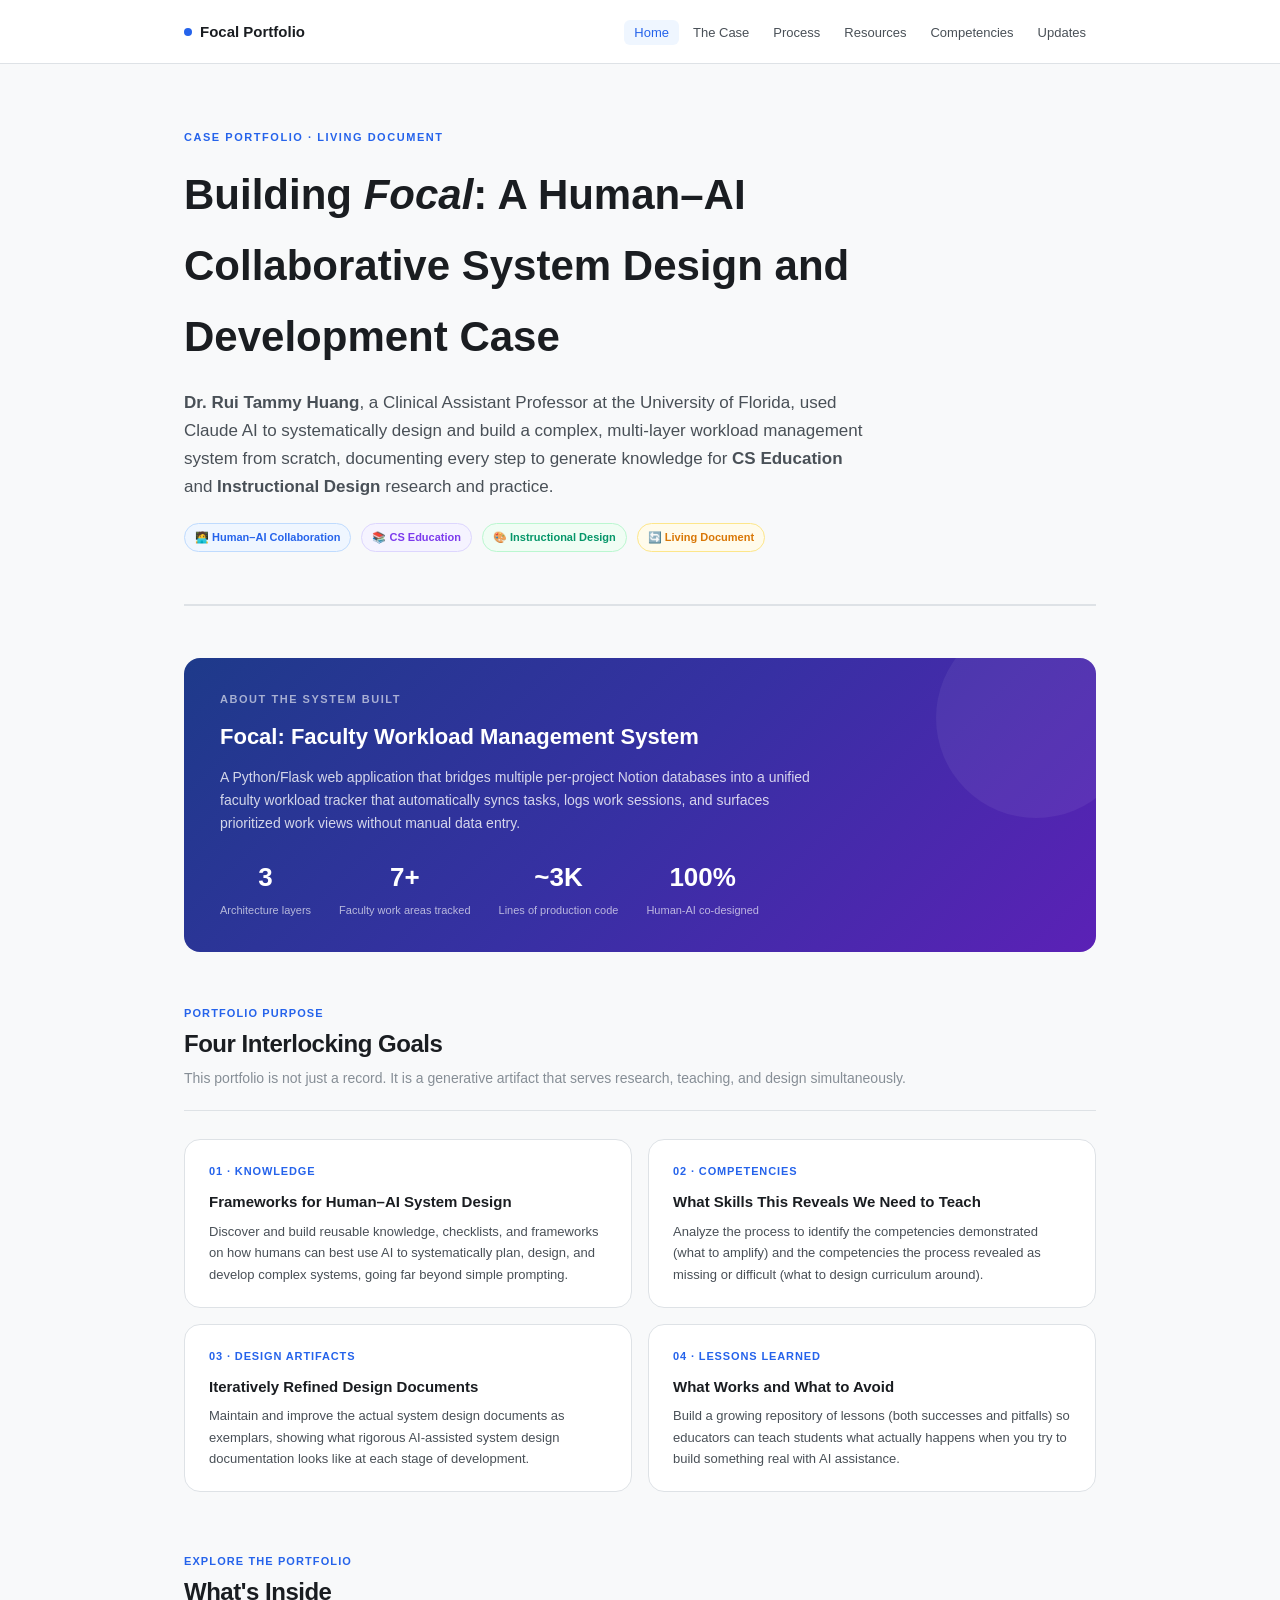
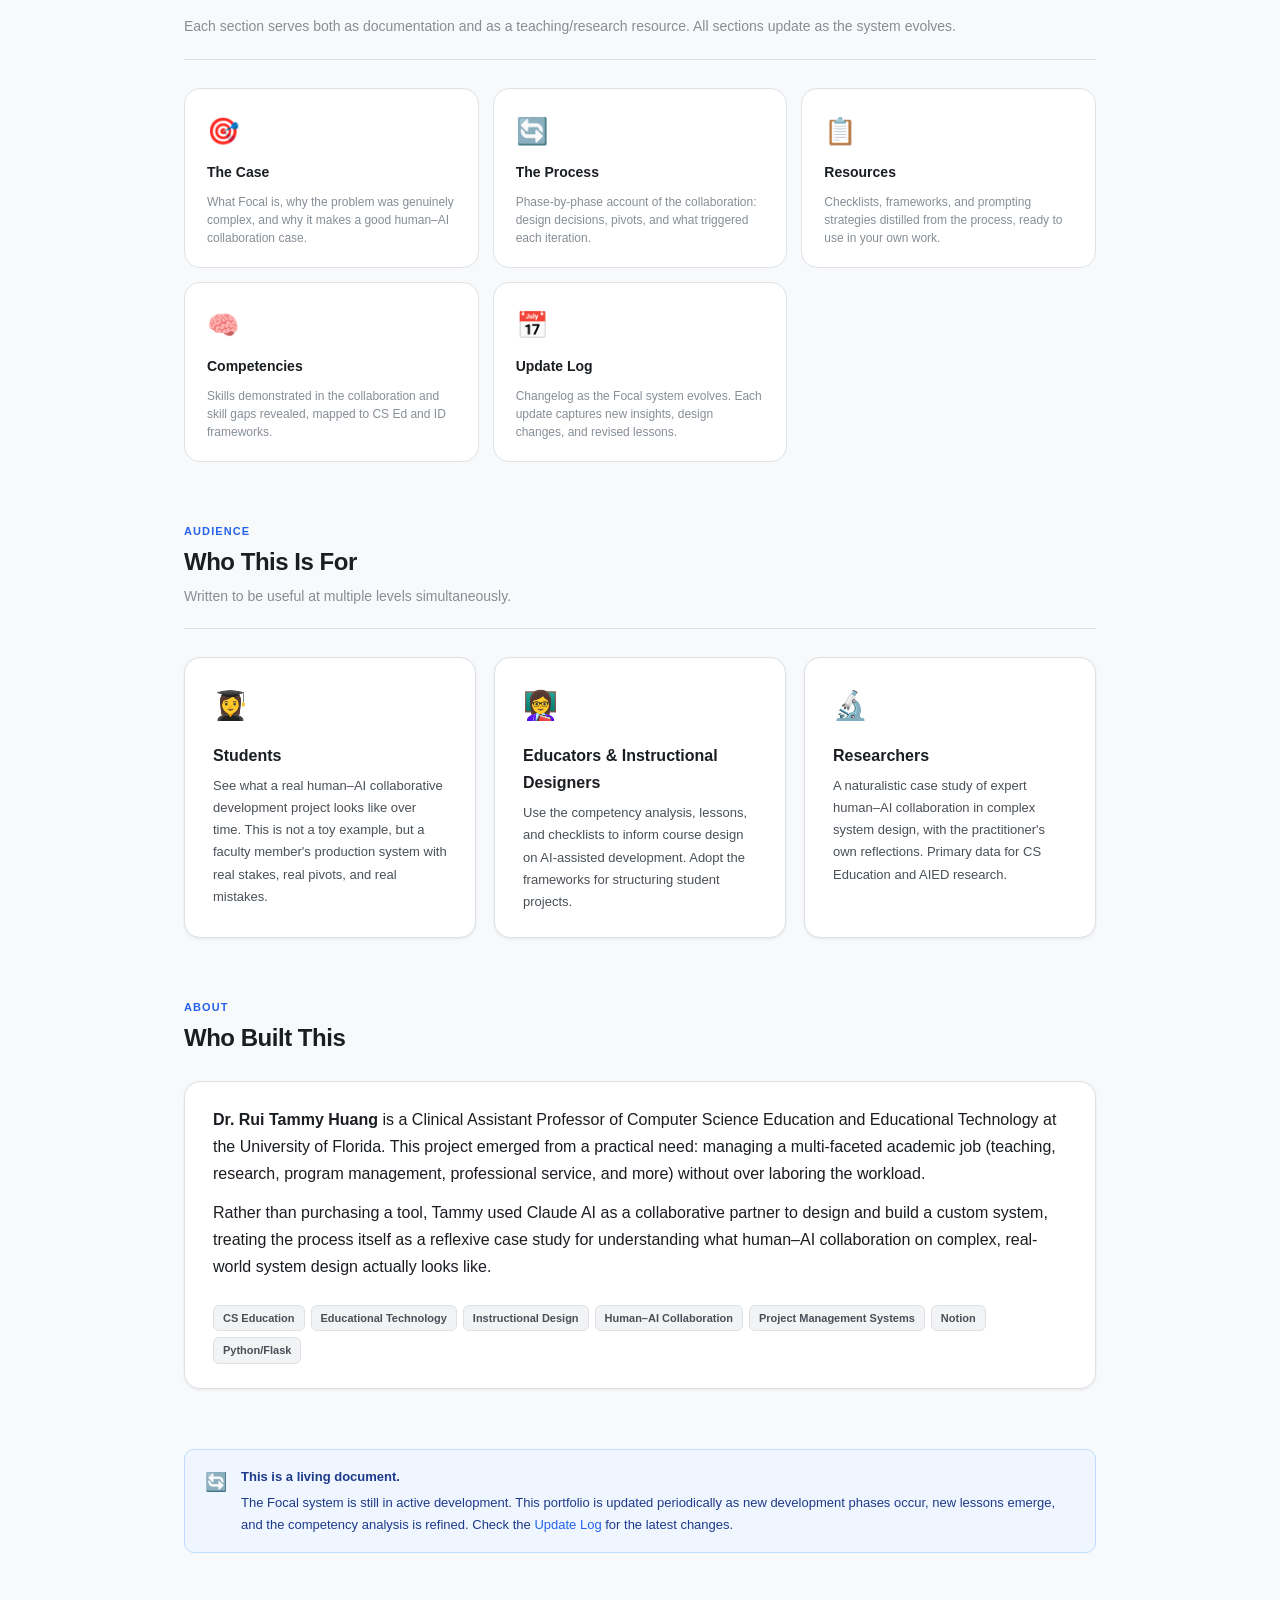
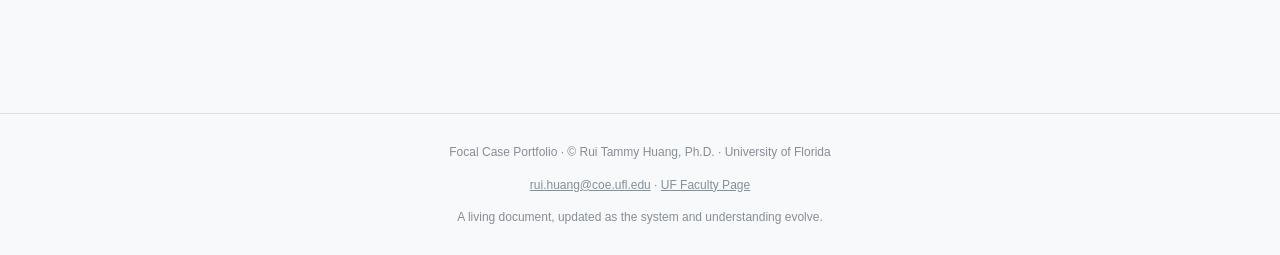
<file: index.html>
<!DOCTYPE html>
<html lang="en">
<head>
  <meta charset="UTF-8">
  <meta name="viewport" content="width=device-width, initial-scale=1.0">
  <title>Focal: A Human–AI Collaborative System Design and Development Case</title>
  <meta name="description" content="A higher educationfaculty member's documented journey of designing and building a complex workload management system with Claude AI, generating insights for CS Education and Instructional Design.">

  <!-- Open Graph (social sharing) -->
  <meta property="og:title" content="Focal: Human–AI Collaborative System Design">
  <meta property="og:description" content="A CS Education faculty member built a real-world PM system with Claude AI. This portfolio documents the process, and competencies for CS Ed and Instructional Design.">
  <meta property="og:type" content="website">
  <meta property="og:url" content="https://ruitammyhuang.github.io/focal-portfolio/">
  <meta name="twitter:card" content="summary_large_image">
  <meta name="twitter:title" content="Focal: Human–AI Collaborative System Design">
  <meta name="twitter:description" content="A CS Education faculty member built a real-world PM system with Claude AI. A case portfolio for CS Education and Instructional Design.">

  <link rel="stylesheet" href="css/style.css">
  <style>
    /* Home-specific overrides */
    .home-hero {
      padding: 64px 0 52px;
      border-bottom: 2px solid var(--border);
      margin-bottom: 52px;
    }
    .home-hero h1 { font-size: 42px; max-width: 700px; }
    .case-banner {
      background: linear-gradient(135deg, #1e3a8a 0%, #3730a3 50%, #5b21b6 100%);
      color: white; border-radius: var(--radius-lg);
      padding: 32px 36px; margin-bottom: 52px;
      position: relative; overflow: hidden;
    }
    .case-banner::before {
      content: ''; position: absolute; top: -40px; right: -40px;
      width: 200px; height: 200px; border-radius: 50%;
      background: rgba(255,255,255,.06);
    }
    .case-banner-label {
      font-size: 11px; font-weight: 700; text-transform: uppercase;
      letter-spacing: .14em; color: rgba(255,255,255,.6); margin-bottom: 10px;
    }
    .case-banner h2 { font-size: 22px; font-weight: 800; margin-bottom: 10px; }
    .case-banner p  { font-size: 14px; color: rgba(255,255,255,.8); line-height: 1.65; max-width: 600px; }
    .case-banner-stats {
      display: flex; gap: 28px; margin-top: 20px; flex-wrap: wrap;
    }
    .cbs { text-align: center; }
    .cbs-num { font-size: 26px; font-weight: 800; }
    .cbs-label { font-size: 11px; color: rgba(255,255,255,.65); margin-top: 2px; }
    .purpose-grid {
      display: grid; grid-template-columns: repeat(2, 1fr); gap: 16px;
      margin-bottom: 52px;
    }
    .purpose-card {
      background: var(--surface); border: 1px solid var(--border);
      border-radius: var(--radius-lg); padding: 22px 24px;
    }
    .purpose-num {
      font-size: 11px; font-weight: 800; color: var(--accent);
      letter-spacing: .08em; text-transform: uppercase; margin-bottom: 8px;
    }
    .purpose-title { font-size: 15px; font-weight: 700; margin-bottom: 6px; }
    .purpose-body { font-size: 13px; color: var(--text-secondary); line-height: 1.65; }
    @media(max-width:720px) {
      .home-hero h1 { font-size: 28px; }
      .purpose-grid { grid-template-columns: 1fr; }
    }
  </style>
  <!-- Google tag (gtag.js) -->
  <script async src="https://www.googletagmanager.com/gtag/js?id=G-WJS4ENZQKG"></script>
  <script>
    window.dataLayer = window.dataLayer || [];
    function gtag(){dataLayer.push(arguments);}
    gtag('js', new Date());
    gtag('config', 'G-WJS4ENZQKG');
  </script>
</head>
<body>

<!-- ── Navigation ── -->
<nav class="nav">
  <div class="nav-inner">
    <div class="nav-brand">
      <div class="nav-brand-dot"></div>
      Focal Portfolio
    </div>
    <ul class="nav-links">
      <li><a href="index.html" class="active">Home</a></li>
      <li><a href="case.html">The Case</a></li>
      <li><a href="process.html">Process</a></li>
      <li><a href="resources.html">Resources</a></li>
      <li><a href="competencies.html">Competencies</a></li>
      <!--
      <li><a href="lessons.html">Lessons</a></li>
      <li><a href="implications.html">Implications</a></li>
      -->
      <li><a href="updates.html">Updates</a></li>
    </ul>
    <button class="nav-toggle" aria-label="Menu">☰</button>
  </div>
</nav>

<!-- ── Main ── -->
<main class="page">

  <!-- Hero -->
  <header class="home-hero">
    <div class="hero-eyebrow">Case Portfolio · Living Document</div>
    <h1>Building <em>Focal</em>: A Human–AI Collaborative System Design and Development Case</h1>
    <p class="hero-lead" style="margin-top:16px;">
      <strong>Dr. Rui Tammy Huang</strong>, a Clinical Assistant Professor at the University of Florida, used Claude AI to systematically design and build
      a complex, multi-layer workload management system from scratch, documenting every step
      to generate knowledge for <strong>CS Education</strong> and <strong>Instructional Design</strong> research and practice.
    </p>
    <div class="hero-meta" style="margin-top:20px;">
      <span class="badge badge-blue">🧑‍💻 Human–AI Collaboration</span>
      <span class="badge badge-purple">📚 CS Education</span>
      <span class="badge badge-green">🎨 Instructional Design</span>
      <span class="badge badge-amber">🔄 Living Document</span>
    </div>
  </header>

  <!-- The system at-a-glance -->
  <div class="case-banner">
    <div class="case-banner-label">About the System Built</div>
    <h2>Focal: Faculty Workload Management System</h2>
    <p>
      A Python/Flask web application that bridges multiple per-project Notion databases into a unified
      faculty workload tracker that automatically syncs tasks, logs work sessions, and surfaces
      prioritized work views without manual data entry.
    </p>
    <div class="case-banner-stats">
      <div class="cbs"><div class="cbs-num">3</div><div class="cbs-label">Architecture layers</div></div>
      <div class="cbs"><div class="cbs-num">7+</div><div class="cbs-label">Faculty work areas tracked</div></div>
      <div class="cbs"><div class="cbs-num">~3K</div><div class="cbs-label">Lines of production code</div></div>
      <div class="cbs"><div class="cbs-num">100%</div><div class="cbs-label">Human-AI co-designed</div></div>
    </div>
  </div>

  <!-- Four purposes -->
  <div class="section">
    <div class="section-header">
      <div class="section-label">Portfolio Purpose</div>
      <h2 class="section-title">Four Interlocking Goals</h2>
      <p class="section-sub">This portfolio is not just a record. It is a generative artifact that serves research, teaching, and design simultaneously.</p>
    </div>
    <div class="purpose-grid">
      <div class="purpose-card">
        <div class="purpose-num">01 · Knowledge</div>
        <div class="purpose-title">Frameworks for Human–AI System Design</div>
        <div class="purpose-body">Discover and build reusable knowledge, checklists, and frameworks on how humans can best use AI to systematically plan, design, and develop complex systems, going far beyond simple prompting.</div>
      </div>
      <div class="purpose-card">
        <div class="purpose-num">02 · Competencies</div>
        <div class="purpose-title">What Skills This Reveals We Need to Teach</div>
        <div class="purpose-body">Analyze the process to identify the competencies demonstrated (what to amplify) and the competencies the process revealed as missing or difficult (what to design curriculum around).</div>
      </div>
      <div class="purpose-card">
        <div class="purpose-num">03 · Design Artifacts</div>
        <div class="purpose-title">Iteratively Refined Design Documents</div>
        <div class="purpose-body">Maintain and improve the actual system design documents as exemplars, showing what rigorous AI-assisted system design documentation looks like at each stage of development.</div>
      </div>
      <div class="purpose-card">
        <div class="purpose-num">04 · Lessons Learned</div>
        <div class="purpose-title">What Works and What to Avoid</div>
        <div class="purpose-body">Build a growing repository of lessons (both successes and pitfalls) so educators can teach students what actually happens when you try to build something real with AI assistance.</div>
      </div>
    </div>
  </div>

  <!-- Navigate sections -->
  <div class="section">
    <div class="section-header">
      <div class="section-label">Explore the Portfolio</div>
      <h2 class="section-title">What's Inside</h2>
      <p class="section-sub">Each section serves both as documentation and as a teaching/research resource. All sections update as the system evolves.</p>
    </div>
    <div class="nav-cards">
      <a href="case.html" class="nav-card">
        <div class="nav-card-icon">🎯</div>
        <div class="nav-card-title">The Case</div>
        <div class="nav-card-sub">What Focal is, why the problem was genuinely complex, and why it makes a good human–AI collaboration case.</div>
      </a>
      <a href="process.html" class="nav-card">
        <div class="nav-card-icon">🔄</div>
        <div class="nav-card-title">The Process</div>
        <div class="nav-card-sub">Phase-by-phase account of the collaboration: design decisions, pivots, and what triggered each iteration.</div>
      </a>
      <a href="resources.html" class="nav-card">
        <div class="nav-card-icon">📋</div>
        <div class="nav-card-title">Resources</div>
        <div class="nav-card-sub">Checklists, frameworks, and prompting strategies distilled from the process, ready to use in your own work.</div>
      </a>
      <a href="competencies.html" class="nav-card">
        <div class="nav-card-icon">🧠</div>
        <div class="nav-card-title">Competencies</div>
        <div class="nav-card-sub">Skills demonstrated in the collaboration and skill gaps revealed, mapped to CS Ed and ID frameworks.</div>
      </a>
      <!--
      <a href="lessons.html" class="nav-card">
        <div class="nav-card-icon">💡</div>
        <div class="nav-card-title">Lessons Learned</div>
        <div class="nav-card-sub">Candid account of what worked, what failed, and the surprises, organized for teaching and reuse.</div>
      </a>
      <a href="implications.html" class="nav-card">
        <div class="nav-card-icon">🎓</div>
        <div class="nav-card-title">Implications</div>
        <div class="nav-card-sub">What this case means for CS Education and Instructional Design: research directions, curriculum ideas, design principles.</div>
      </a>
      -->
      <a href="updates.html" class="nav-card">
        <div class="nav-card-icon">📅</div>
        <div class="nav-card-title">Update Log</div>
        <div class="nav-card-sub">Changelog as the Focal system evolves. Each update captures new insights, design changes, and revised lessons.</div>
      </a>
    </div>
  </div>

  <!-- Who should read this -->
  <div class="section">
    <div class="section-header">
      <div class="section-label">Audience</div>
      <h2 class="section-title">Who This Is For</h2>
      <p class="section-sub">Written to be useful at multiple levels simultaneously.</p>
    </div>
    <div class="card-grid">
      <div class="card">
        <div class="card-icon">👩‍🎓</div>
        <div class="card-title">Students</div>
        <div class="card-body">See what a real human–AI collaborative development project looks like over time. This is not a toy example, but a faculty member's production system with real stakes, real pivots, and real mistakes.</div>
      </div>
      <div class="card">
        <div class="card-icon">👩‍🏫</div>
        <div class="card-title">Educators & Instructional Designers</div>
        <div class="card-body">Use the competency analysis, lessons, and checklists to inform course design on AI-assisted development. Adopt the frameworks for structuring student projects.</div>
      </div>
      <div class="card">
        <div class="card-icon">🔬</div>
        <div class="card-title">Researchers</div>
        <div class="card-body">A naturalistic case study of expert human–AI collaboration in complex system design, with the practitioner's own reflections. Primary data for CS Education and AIED research.</div>
      </div>
    </div>
  </div>

  <!-- About the author -->
  <div class="section">
    <div class="section-header">
      <div class="section-label">About</div>
      <h2 class="section-title">Who Built This</h2>
    </div>
    <div class="card">
      <p>
        <strong>Dr. Rui Tammy Huang</strong> is a Clinical Assistant Professor of Computer Science Education and Educational Technology at the University of Florida. This project emerged
        from a practical need: managing a multi-faceted academic job (teaching, research,
        program management, professional service, and more) without over laboring the workload.
      </p>
      <p style="margin-top:12px;">
        Rather than purchasing a tool, Tammy used Claude AI as a collaborative partner to design
        and build a custom system, treating the process itself as a reflexive case study for understanding
        what human–AI collaboration on complex, real-world system design actually looks like.
      </p>
      <div class="tags mt-6">
        <span class="tag">CS Education</span>
        <span class="tag">Educational Technology</span>
        <span class="tag">Instructional Design</span>
        <span class="tag">Human–AI Collaboration</span>
        <span class="tag">Project Management Systems</span>
        <span class="tag">Notion</span>
        <span class="tag">Python/Flask</span>
      </div>
    </div>
  </div>

  <div class="callout tip">
    <div class="callout-icon">🔄</div>
    <div>
      <strong>This is a living document.</strong>
      The Focal system is still in active development. This portfolio is updated periodically as new development phases occur, new lessons emerge, and the competency analysis is refined. Check the <a href="updates.html">Update Log</a> for the latest changes.
    </div>
  </div>

</main>

<footer class="footer">
  <p>Focal Case Portfolio · &copy; Rui Tammy Huang, Ph.D. · University of Florida</p>
  <p style="margin-top:6px;"><a href="mailto:rui.huang@coe.ufl.edu">rui.huang@coe.ufl.edu</a> · <a href="https://education.ufl.edu/faculty/rui-tammy-huang/" target="_blank">UF Faculty Page</a></p>
  <p style="margin-top:6px;">A living document, updated as the system and understanding evolve.</p>
</footer>

<script src="js/main.js"></script>
</body>
</html>
</file>
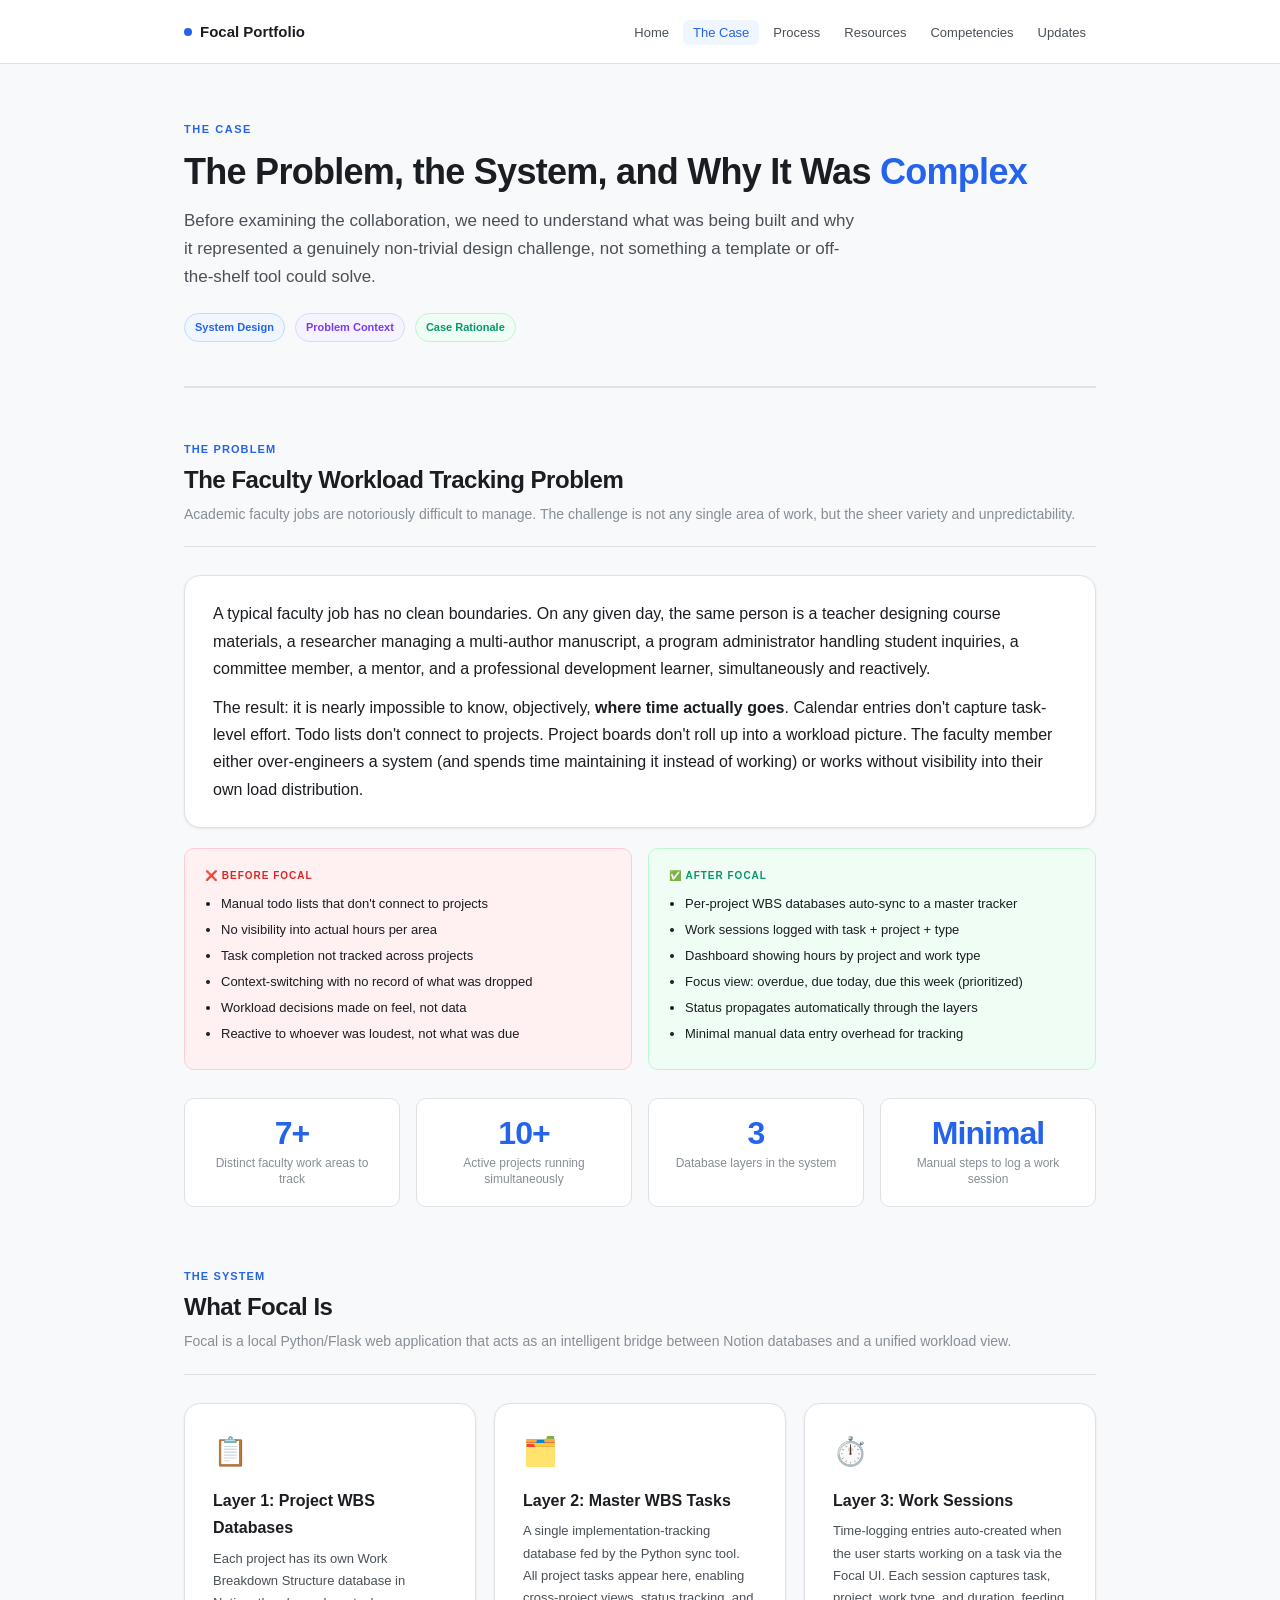
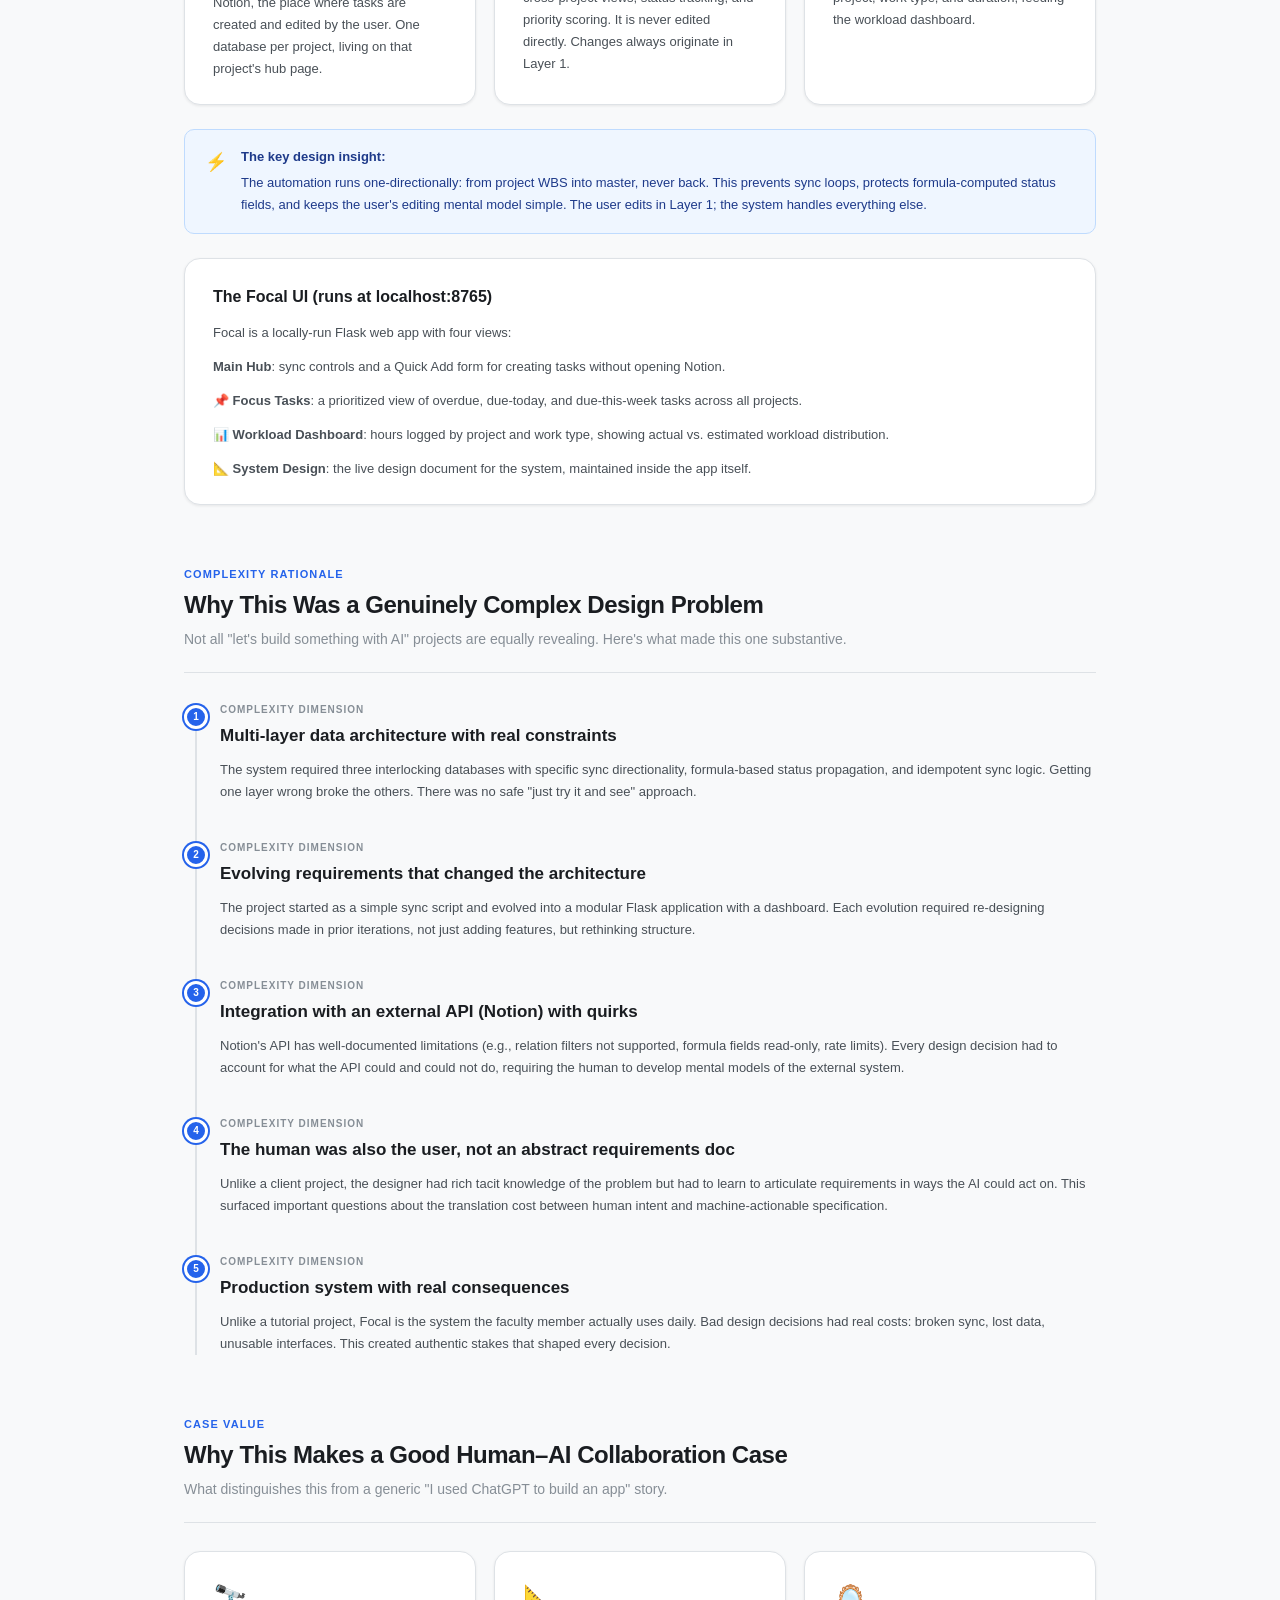
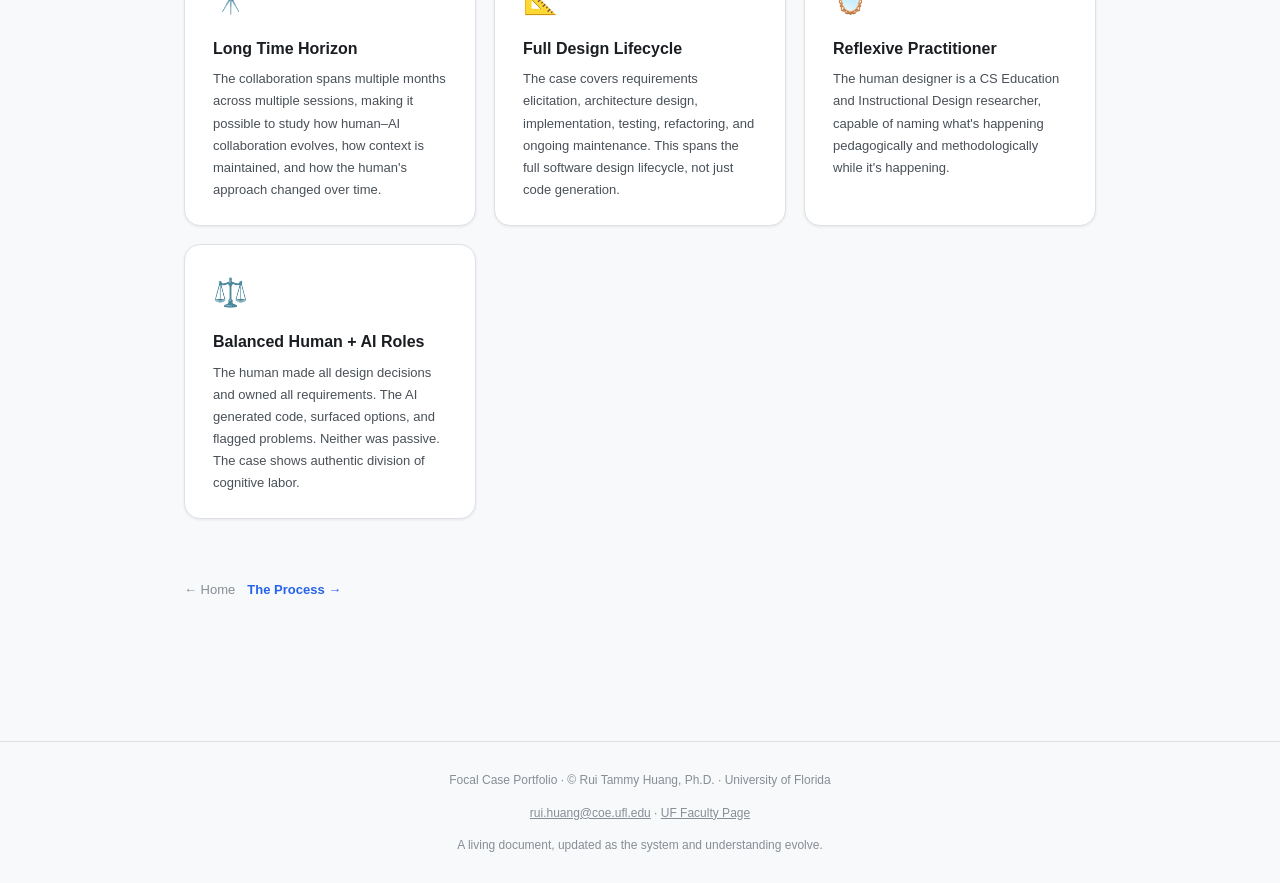
<file: case.html>
<!DOCTYPE html>
<html lang="en">
<head>
  <meta charset="UTF-8">
  <meta name="viewport" content="width=device-width, initial-scale=1.0">
  <title>The Case | Focal Portfolio</title>
  <meta name="description" content="What Focal is, what problem it solves, and why it represents a genuinely complex human–AI collaborative design challenge.">
  <meta property="og:title" content="The Case: What is Focal? | Human–AI Collaborative System Design">
  <meta property="og:description" content="A faculty member's multi-layered workload tracking problem, and why it made an ideal case for studying human–AI system design collaboration.">
  <link rel="stylesheet" href="css/style.css">
  <!-- Google tag (gtag.js) -->
  <script async src="https://www.googletagmanager.com/gtag/js?id=G-WJS4ENZQKG"></script>
  <script>
    window.dataLayer = window.dataLayer || [];
    function gtag(){dataLayer.push(arguments);}
    gtag('js', new Date());
    gtag('config', 'G-WJS4ENZQKG');
  </script>
</head>
<body>

<nav class="nav">
  <div class="nav-inner">
    <div class="nav-brand"><div class="nav-brand-dot"></div>Focal Portfolio</div>
    <ul class="nav-links">
      <li><a href="index.html">Home</a></li>
      <li><a href="case.html" class="active">The Case</a></li>
      <li><a href="process.html">Process</a></li>
      <li><a href="resources.html">Resources</a></li>
      <li><a href="competencies.html">Competencies</a></li>
      <!--
      <li><a href="lessons.html">Lessons</a></li>
      <li><a href="implications.html">Implications</a></li>
      -->
      <li><a href="updates.html">Updates</a></li>
    </ul>
    <button class="nav-toggle" aria-label="Menu">☰</button>
  </div>
</nav>

<main class="page">
  <header class="hero">
    <div class="hero-eyebrow">The Case</div>
    <h1>The Problem, the System, and Why It Was <em>Complex</em></h1>
    <p class="hero-lead">Before examining the collaboration, we need to understand what was being built and why it represented a genuinely non-trivial design challenge, not something a template or off-the-shelf tool could solve.</p>
    <div class="hero-meta">
      <span class="badge badge-blue">System Design</span>
      <span class="badge badge-purple">Problem Context</span>
      <span class="badge badge-green">Case Rationale</span>
    </div>
  </header>

  <!-- The Problem -->
  <div class="section">
    <div class="section-header">
      <div class="section-label">The Problem</div>
      <h2 class="section-title">The Faculty Workload Tracking Problem</h2>
      <p class="section-sub">Academic faculty jobs are notoriously difficult to manage. The challenge is not any single area of work, but the sheer variety and unpredictability.</p>
    </div>

    <div class="card" style="margin-bottom:20px;">
      <p>A typical faculty job has no clean boundaries. On any given day, the same person is a teacher designing course materials, a researcher managing a multi-author manuscript, a program administrator handling student inquiries, a committee member, a mentor, and a professional development learner, simultaneously and reactively.</p>
      <p>The result: it is nearly impossible to know, objectively, <strong>where time actually goes</strong>. Calendar entries don't capture task-level effort. Todo lists don't connect to projects. Project boards don't roll up into a workload picture. The faculty member either over-engineers a system (and spends time maintaining it instead of working) or works without visibility into their own load distribution.</p>
    </div>

    <div class="compare">
      <div class="compare-col before">
        <div class="compare-label">❌ Before Focal</div>
        <ul>
          <li>Manual todo lists that don't connect to projects</li>
          <li>No visibility into actual hours per area</li>
          <li>Task completion not tracked across projects</li>
          <li>Context-switching with no record of what was dropped</li>
          <li>Workload decisions made on feel, not data</li>
          <li>Reactive to whoever was loudest, not what was due</li>
        </ul>
      </div>
      <div class="compare-col after">
        <div class="compare-label">✅ After Focal</div>
        <ul>
          <li>Per-project WBS databases auto-sync to a master tracker</li>
          <li>Work sessions logged with task + project + type</li>
          <li>Dashboard showing hours by project and work type</li>
          <li>Focus view: overdue, due today, due this week (prioritized)</li>
          <li>Status propagates automatically through the layers</li>
          <li>Minimal manual data entry overhead for tracking</li>
        </ul>
      </div>
    </div>

    <div class="stats">
      <div class="stat"><div class="stat-num">7+</div><div class="stat-label">Distinct faculty work areas to track</div></div>
      <div class="stat"><div class="stat-num">10+</div><div class="stat-label">Active projects running simultaneously</div></div>
      <div class="stat"><div class="stat-num">3</div><div class="stat-label">Database layers in the system</div></div>
      <div class="stat"><div class="stat-num">Minimal</div><div class="stat-label">Manual steps to log a work session</div></div>
    </div>
  </div>

  <!-- The Solution -->
  <div class="section">
    <div class="section-header">
      <div class="section-label">The System</div>
      <h2 class="section-title">What Focal Is</h2>
      <p class="section-sub">Focal is a local Python/Flask web application that acts as an intelligent bridge between Notion databases and a unified workload view.</p>
    </div>

    <div class="card-grid" style="margin-bottom:24px;">
      <div class="card">
        <div class="card-icon">📋</div>
        <div class="card-title">Layer 1: Project WBS Databases</div>
        <div class="card-body">Each project has its own Work Breakdown Structure database in Notion, the place where tasks are created and edited by the user. One database per project, living on that project's hub page.</div>
      </div>
      <div class="card">
        <div class="card-icon">🗂️</div>
        <div class="card-title">Layer 2: Master WBS Tasks</div>
        <div class="card-body">A single implementation-tracking database fed by the Python sync tool. All project tasks appear here, enabling cross-project views, status tracking, and priority scoring. It is never edited directly. Changes always originate in Layer 1.</div>
      </div>
      <div class="card">
        <div class="card-icon">⏱️</div>
        <div class="card-title">Layer 3: Work Sessions</div>
        <div class="card-body">Time-logging entries auto-created when the user starts working on a task via the Focal UI. Each session captures task, project, work type, and duration, feeding the workload dashboard.</div>
      </div>
    </div>

    <div class="callout tip">
      <div class="callout-icon">⚡</div>
      <div>
        <strong>The key design insight:</strong>
        The automation runs one-directionally: from project WBS into master, never back. This prevents sync loops, protects formula-computed status fields, and keeps the user's editing mental model simple. The user edits in Layer 1; the system handles everything else.
      </div>
    </div>

    <div class="card mt-6">
      <div class="card-title" style="margin-bottom:12px;">The Focal UI (runs at localhost:8765)</div>
      <div class="card-body">
        <p>Focal is a locally-run Flask web app with four views:</p>
        <p><strong>Main Hub</strong>: sync controls and a Quick Add form for creating tasks without opening Notion.</p>
        <p><strong>📌 Focus Tasks</strong>: a prioritized view of overdue, due-today, and due-this-week tasks across all projects.</p>
        <p><strong>📊 Workload Dashboard</strong>: hours logged by project and work type, showing actual vs. estimated workload distribution.</p>
        <p><strong>📐 System Design</strong>: the live design document for the system, maintained inside the app itself.</p>
      </div>
    </div>
  </div>

  <!-- Why it's complex -->
  <div class="section">
    <div class="section-header">
      <div class="section-label">Complexity Rationale</div>
      <h2 class="section-title">Why This Was a Genuinely Complex Design Problem</h2>
      <p class="section-sub">Not all "let's build something with AI" projects are equally revealing. Here's what made this one substantive.</p>
    </div>

    <div class="timeline">
      <div class="tl-item">
        <div class="tl-dot">1</div>
        <div>
          <div class="tl-label">Complexity dimension</div>
          <div class="tl-title">Multi-layer data architecture with real constraints</div>
          <div class="tl-body">The system required three interlocking databases with specific sync directionality, formula-based status propagation, and idempotent sync logic. Getting one layer wrong broke the others. There was no safe "just try it and see" approach.</div>
        </div>
      </div>
      <div class="tl-item">
        <div class="tl-dot">2</div>
        <div>
          <div class="tl-label">Complexity dimension</div>
          <div class="tl-title">Evolving requirements that changed the architecture</div>
          <div class="tl-body">The project started as a simple sync script and evolved into a modular Flask application with a dashboard. Each evolution required re-designing decisions made in prior iterations, not just adding features, but rethinking structure.</div>
        </div>
      </div>
      <div class="tl-item">
        <div class="tl-dot">3</div>
        <div>
          <div class="tl-label">Complexity dimension</div>
          <div class="tl-title">Integration with an external API (Notion) with quirks</div>
          <div class="tl-body">Notion's API has well-documented limitations (e.g., relation filters not supported, formula fields read-only, rate limits). Every design decision had to account for what the API could and could not do, requiring the human to develop mental models of the external system.</div>
        </div>
      </div>
      <div class="tl-item">
        <div class="tl-dot">4</div>
        <div>
          <div class="tl-label">Complexity dimension</div>
          <div class="tl-title">The human was also the user, not an abstract requirements doc</div>
          <div class="tl-body">Unlike a client project, the designer had rich tacit knowledge of the problem but had to learn to articulate requirements in ways the AI could act on. This surfaced important questions about the translation cost between human intent and machine-actionable specification.</div>
        </div>
      </div>
      <div class="tl-item">
        <div class="tl-dot">5</div>
        <div>
          <div class="tl-label">Complexity dimension</div>
          <div class="tl-title">Production system with real consequences</div>
          <div class="tl-body">Unlike a tutorial project, Focal is the system the faculty member actually uses daily. Bad design decisions had real costs: broken sync, lost data, unusable interfaces. This created authentic stakes that shaped every decision.</div>
        </div>
      </div>
    </div>
  </div>

  <!-- Why a good AI case -->
  <div class="section">
    <div class="section-header">
      <div class="section-label">Case Value</div>
      <h2 class="section-title">Why This Makes a Good Human–AI Collaboration Case</h2>
      <p class="section-sub">What distinguishes this from a generic "I used ChatGPT to build an app" story.</p>
    </div>
    <div class="card-grid">
      <div class="card">
        <div class="card-icon">🔭</div>
        <div class="card-title">Long Time Horizon</div>
        <div class="card-body">The collaboration spans multiple months across multiple sessions, making it possible to study how human–AI collaboration evolves, how context is maintained, and how the human's approach changed over time.</div>
      </div>
      <div class="card">
        <div class="card-icon">📐</div>
        <div class="card-title">Full Design Lifecycle</div>
        <div class="card-body">The case covers requirements elicitation, architecture design, implementation, testing, refactoring, and ongoing maintenance. This spans the full software design lifecycle, not just code generation.</div>
      </div>
      <div class="card">
        <div class="card-icon">🪞</div>
        <div class="card-title">Reflexive Practitioner</div>
        <div class="card-body">The human designer is a CS Education and Instructional Design researcher, capable of naming what's happening pedagogically and methodologically while it's happening.</div>
      </div>
      <div class="card">
        <div class="card-icon">⚖️</div>
        <div class="card-title">Balanced Human + AI Roles</div>
        <div class="card-body">The human made all design decisions and owned all requirements. The AI generated code, surfaced options, and flagged problems. Neither was passive. The case shows authentic division of cognitive labor.</div>
      </div>
    </div>
  </div>

  <div style="display:flex; gap:12px; margin-top:8px;">
    <a href="index.html" style="font-size:13px; color:var(--muted);">← Home</a>
    <a href="process.html" style="font-size:13px; font-weight:600;">The Process →</a>
  </div>
</main>

<footer class="footer">
  <p>Focal Case Portfolio · &copy; Rui Tammy Huang, Ph.D. · University of Florida</p>
  <p style="margin-top:6px;"><a href="mailto:rui.huang@coe.ufl.edu">rui.huang@coe.ufl.edu</a> · <a href="https://education.ufl.edu/faculty/rui-tammy-huang/" target="_blank">UF Faculty Page</a></p>
  <p style="margin-top:6px;">A living document, updated as the system and understanding evolve.</p>
</footer>

<script src="js/main.js"></script>
</body>
</html>
</file>
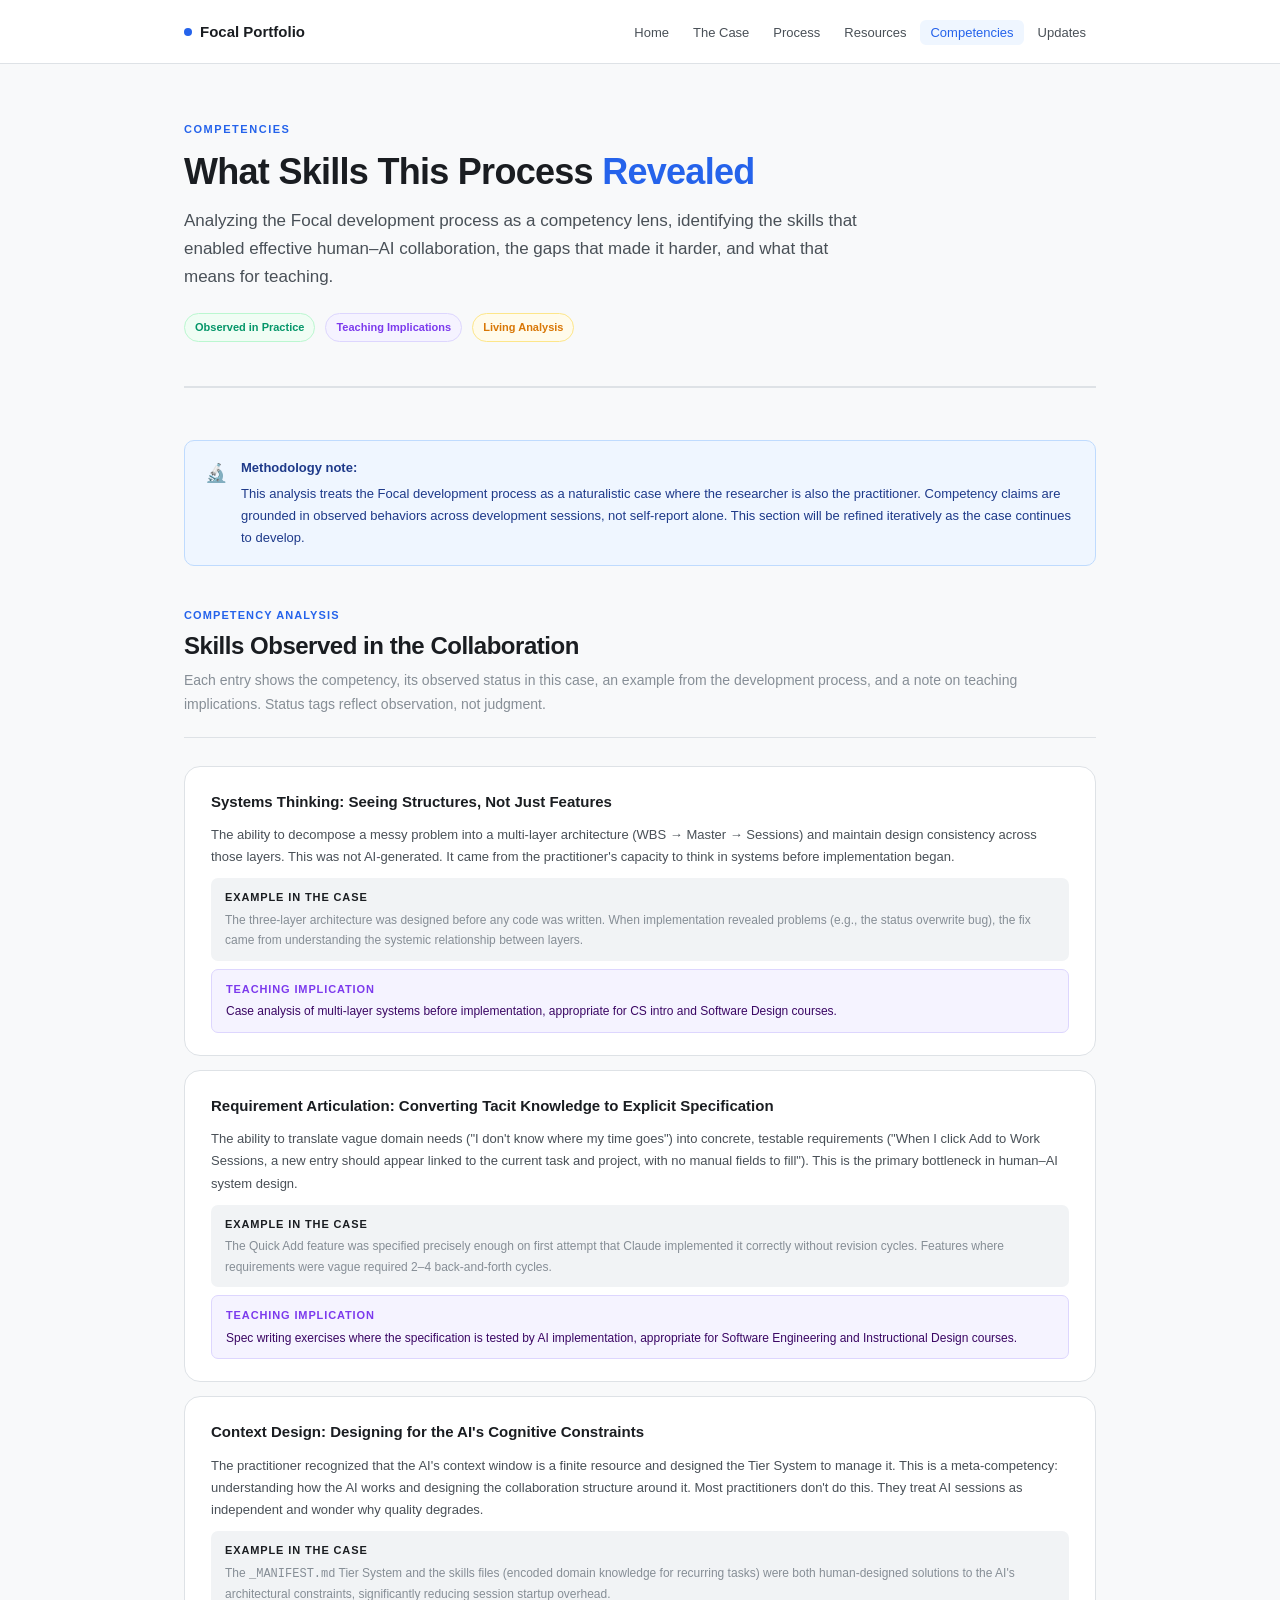
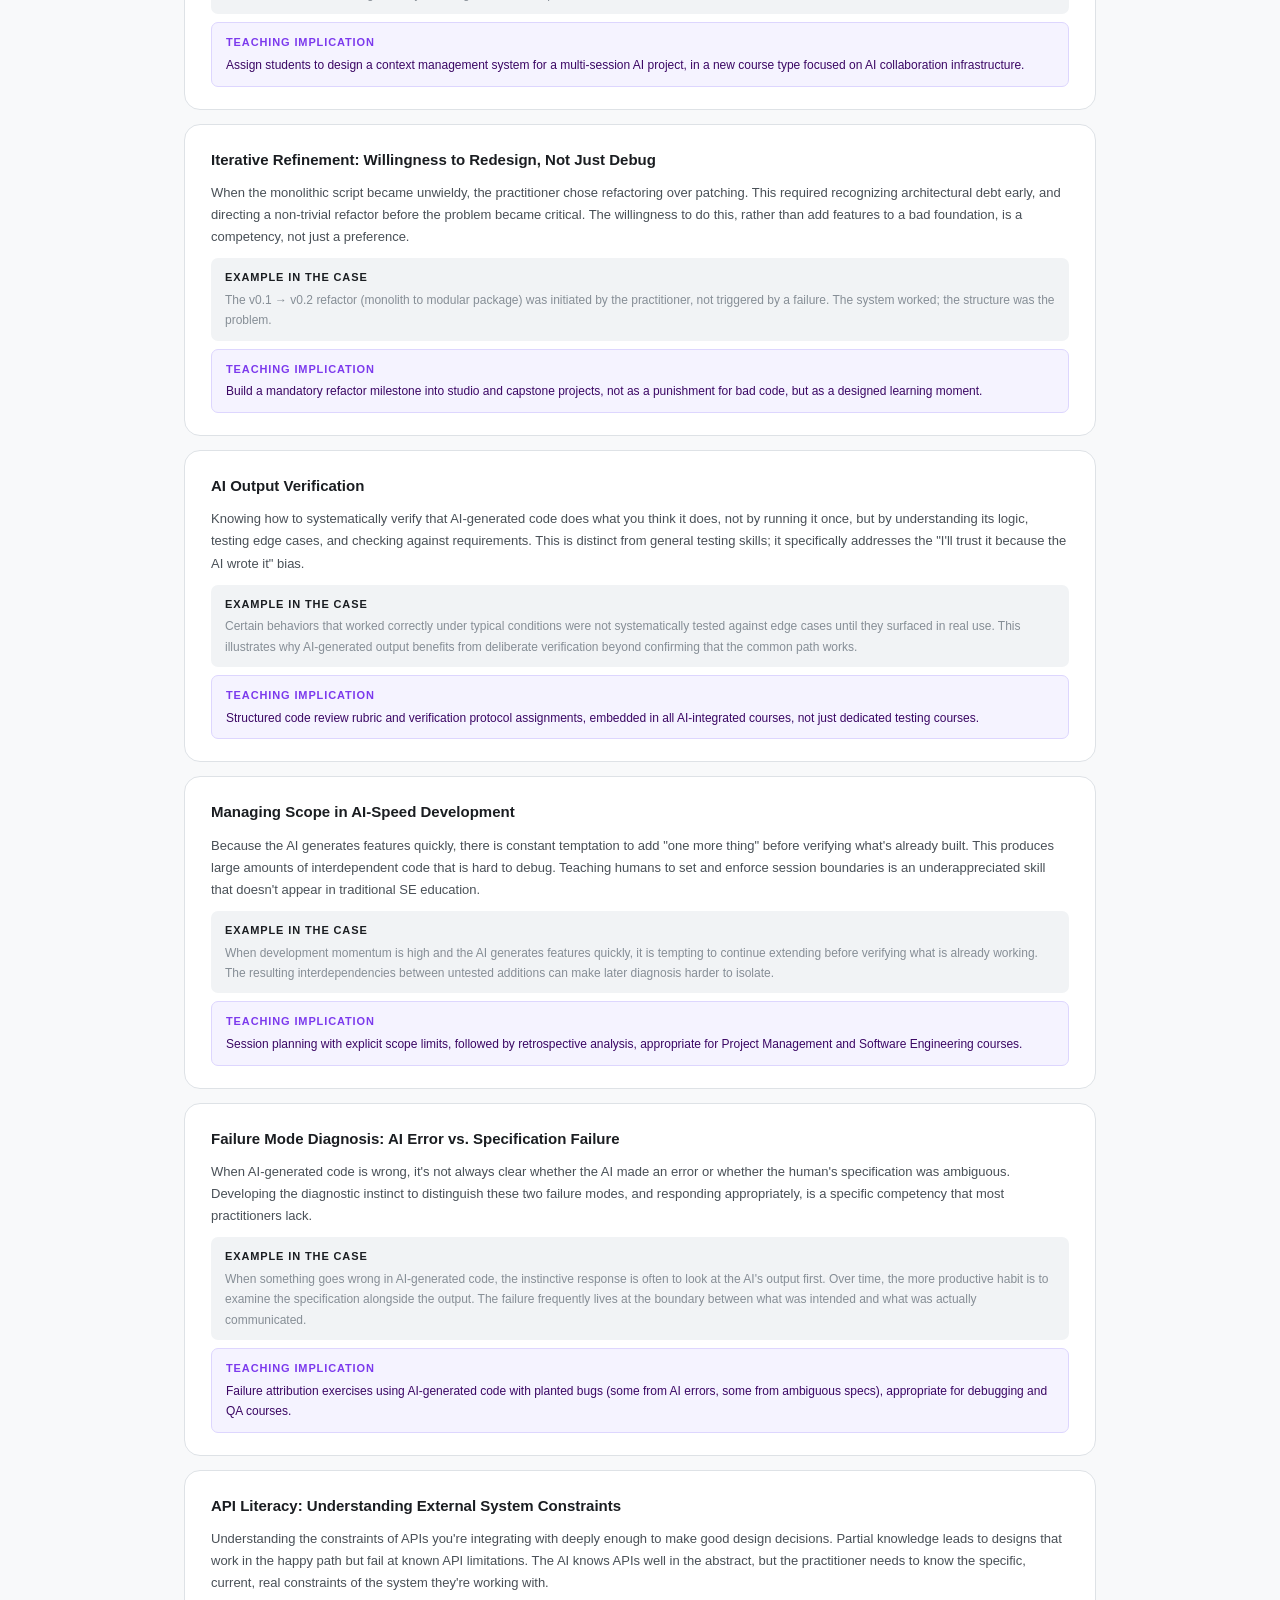
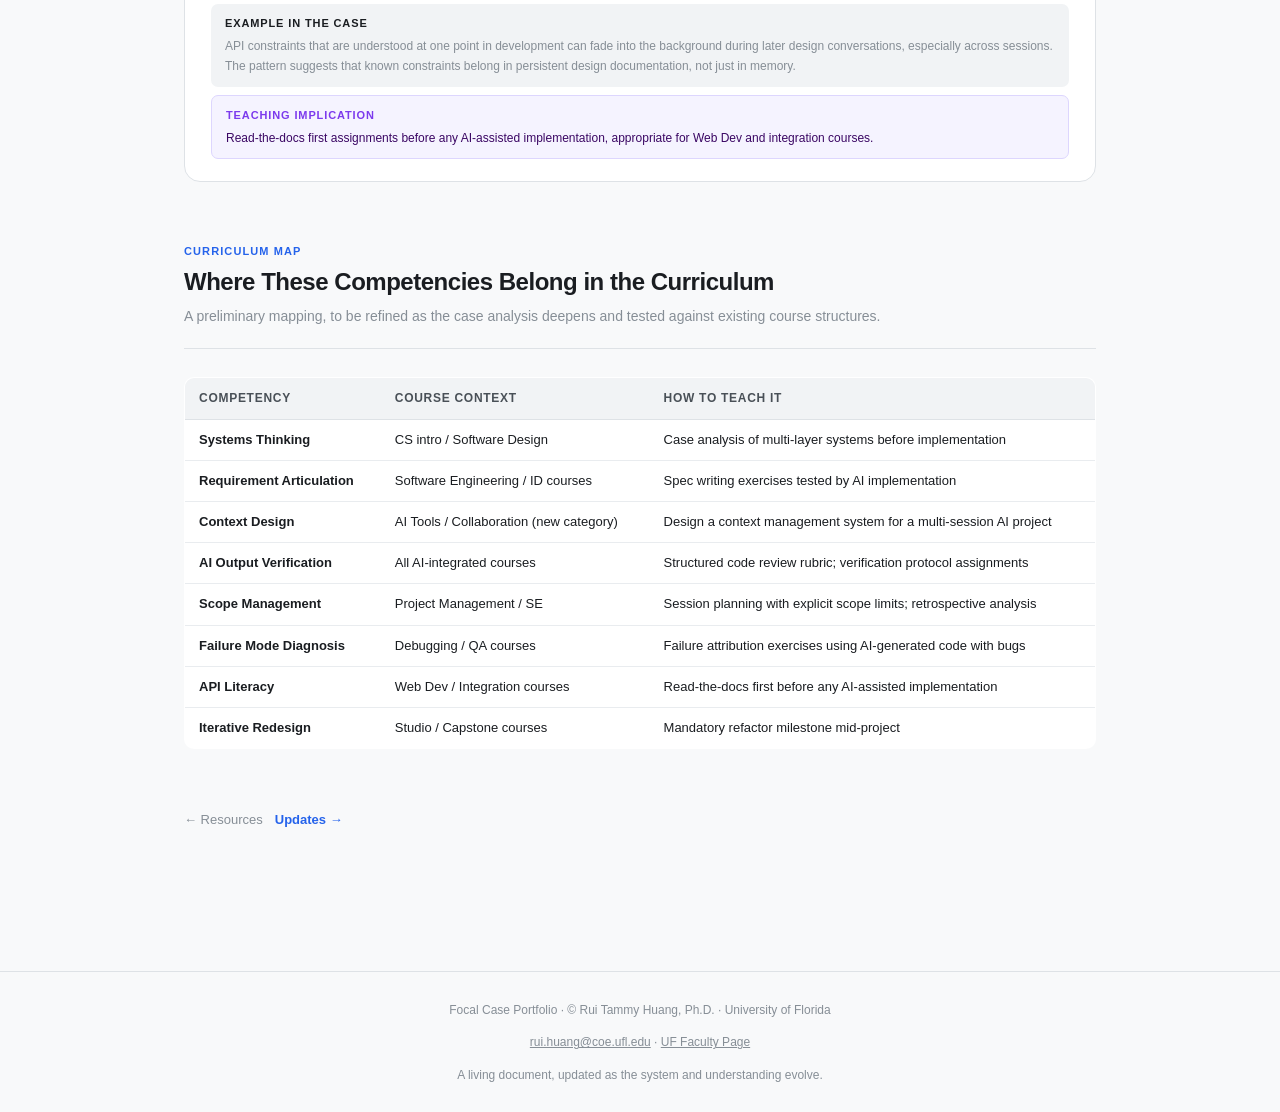
<file: competencies.html>
<!DOCTYPE html>
<html lang="en">
<head>
  <meta charset="UTF-8">
  <meta name="viewport" content="width=device-width, initial-scale=1.0">
  <title>Competencies | Focal Portfolio</title>
  <meta name="description" content="Competency analysis: what skills the Focal development process demonstrated, what gaps it revealed, and implications for what we need to teach.">
  <meta property="og:title" content="Competency Analysis: What Human–AI System Design Reveals">
  <meta property="og:description" content="What skills does productive human–AI collaboration require? A competency analysis from a real complex system design case.">
  <link rel="stylesheet" href="css/style.css">
  <style>
    .comp-card {
      background: var(--surface); border: 1px solid var(--border);
      border-radius: var(--radius-lg); padding: 22px 26px; margin-bottom: 14px;
    }
    .comp-header { margin-bottom: 10px; }
    .comp-title { font-size: 15px; font-weight: 700; }
    .comp-body  { font-size: 13px; color: var(--text-secondary); line-height: 1.7; }
    .comp-example { margin-top: 10px; padding: 10px 14px; background: var(--surface2); border-radius: 7px; font-size: 12px; color: var(--muted); }
    .comp-example strong { color: var(--text); display: block; font-size: 11px; text-transform: uppercase; letter-spacing: .08em; margin-bottom: 3px; }
    .comp-teach { margin-top: 8px; padding: 10px 14px; background: var(--purple-light); border: 1px solid #ddd6fe; border-radius: 7px; font-size: 12px; color: #3b0764; }
    .comp-teach strong { display: block; font-size: 11px; text-transform: uppercase; letter-spacing: .08em; color: var(--purple); margin-bottom: 3px; }
  </style>
  <!-- Google tag (gtag.js) -->
  <script async src="https://www.googletagmanager.com/gtag/js?id=G-WJS4ENZQKG"></script>
  <script>
    window.dataLayer = window.dataLayer || [];
    function gtag(){dataLayer.push(arguments);}
    gtag('js', new Date());
    gtag('config', 'G-WJS4ENZQKG');
  </script>
</head>
<body>

<nav class="nav">
  <div class="nav-inner">
    <div class="nav-brand"><div class="nav-brand-dot"></div>Focal Portfolio</div>
    <ul class="nav-links">
      <li><a href="index.html">Home</a></li>
      <li><a href="case.html">The Case</a></li>
      <li><a href="process.html">Process</a></li>
      <li><a href="resources.html">Resources</a></li>
      <li><a href="competencies.html" class="active">Competencies</a></li>
      <!--
      <li><a href="lessons.html">Lessons</a></li>
      <li><a href="implications.html">Implications</a></li>
      -->
      <li><a href="updates.html">Updates</a></li>
    </ul>
    <button class="nav-toggle" aria-label="Menu">☰</button>
  </div>
</nav>

<main class="page">
  <header class="hero">
    <div class="hero-eyebrow">Competencies</div>
    <h1>What Skills This Process <em>Revealed</em></h1>
    <p class="hero-lead">Analyzing the Focal development process as a competency lens, identifying the skills that enabled effective human–AI collaboration, the gaps that made it harder, and what that means for teaching.</p>
    <div class="hero-meta">
      <span class="badge badge-green">Observed in Practice</span>
      <span class="badge badge-purple">Teaching Implications</span>
      <span class="badge badge-amber">Living Analysis</span>
    </div>
  </header>

  <div class="callout tip" style="margin-bottom:40px;">
    <div class="callout-icon">🔬</div>
    <div>
      <strong>Methodology note:</strong> This analysis treats the Focal development process as a naturalistic case where the researcher is also the practitioner. Competency claims are grounded in observed behaviors across development sessions, not self-report alone. This section will be refined iteratively as the case continues to develop.
    </div>
  </div>

  <!-- All competencies unified -->
  <div class="section">
    <div class="section-header">
      <div class="section-label">Competency Analysis</div>
      <h2 class="section-title">Skills Observed in the Collaboration</h2>
      <p class="section-sub">Each entry shows the competency, its observed status in this case, an example from the development process, and a note on teaching implications. Status tags reflect observation, not judgment.</p>
    </div>

    <div class="comp-card">
      <div class="comp-header">
        <div class="comp-title">Systems Thinking: Seeing Structures, Not Just Features</div>
      </div>
      <div class="comp-body">The ability to decompose a messy problem into a multi-layer architecture (WBS → Master → Sessions) and maintain design consistency across those layers. This was not AI-generated. It came from the practitioner's capacity to think in systems before implementation began.</div>
      <div class="comp-example"><strong>Example in the case</strong> The three-layer architecture was designed before any code was written. When implementation revealed problems (e.g., the status overwrite bug), the fix came from understanding the systemic relationship between layers.</div>
      <div class="comp-teach"><strong>Teaching implication</strong> Case analysis of multi-layer systems before implementation, appropriate for CS intro and Software Design courses.</div>
    </div>

    <div class="comp-card">
      <div class="comp-header">
        <div class="comp-title">Requirement Articulation: Converting Tacit Knowledge to Explicit Specification</div>
      </div>
      <div class="comp-body">The ability to translate vague domain needs ("I don't know where my time goes") into concrete, testable requirements ("When I click Add to Work Sessions, a new entry should appear linked to the current task and project, with no manual fields to fill"). This is the primary bottleneck in human–AI system design.</div>
      <div class="comp-example"><strong>Example in the case</strong> The Quick Add feature was specified precisely enough on first attempt that Claude implemented it correctly without revision cycles. Features where requirements were vague required 2–4 back-and-forth cycles.</div>
      <div class="comp-teach"><strong>Teaching implication</strong> Spec writing exercises where the specification is tested by AI implementation, appropriate for Software Engineering and Instructional Design courses.</div>
    </div>

    <div class="comp-card">
      <div class="comp-header">
        <div class="comp-title">Context Design: Designing for the AI's Cognitive Constraints</div>
      </div>
      <div class="comp-body">The practitioner recognized that the AI's context window is a finite resource and designed the Tier System to manage it. This is a meta-competency: understanding how the AI works and designing the collaboration structure around it. Most practitioners don't do this. They treat AI sessions as independent and wonder why quality degrades.</div>
      <div class="comp-example"><strong>Example in the case</strong> The <code>_MANIFEST.md</code> Tier System and the skills files (encoded domain knowledge for recurring tasks) were both human-designed solutions to the AI's architectural constraints, significantly reducing session startup overhead.</div>
      <div class="comp-teach"><strong>Teaching implication</strong> Assign students to design a context management system for a multi-session AI project, in a new course type focused on AI collaboration infrastructure.</div>
    </div>

    <div class="comp-card">
      <div class="comp-header">
        <div class="comp-title">Iterative Refinement: Willingness to Redesign, Not Just Debug</div>
      </div>
      <div class="comp-body">When the monolithic script became unwieldy, the practitioner chose refactoring over patching. This required recognizing architectural debt early, and directing a non-trivial refactor before the problem became critical. The willingness to do this, rather than add features to a bad foundation, is a competency, not just a preference.</div>
      <div class="comp-example"><strong>Example in the case</strong> The v0.1 → v0.2 refactor (monolith to modular package) was initiated by the practitioner, not triggered by a failure. The system worked; the structure was the problem.</div>
      <div class="comp-teach"><strong>Teaching implication</strong> Build a mandatory refactor milestone into studio and capstone projects, not as a punishment for bad code, but as a designed learning moment.</div>
    </div>

    <div class="comp-card">
      <div class="comp-header">
        <div class="comp-title">AI Output Verification</div>
      </div>
      <div class="comp-body">Knowing how to systematically verify that AI-generated code does what you think it does, not by running it once, but by understanding its logic, testing edge cases, and checking against requirements. This is distinct from general testing skills; it specifically addresses the "I'll trust it because the AI wrote it" bias.</div>
      <div class="comp-example"><strong>Example in the case</strong> Certain behaviors that worked correctly under typical conditions were not systematically tested against edge cases until they surfaced in real use. This illustrates why AI-generated output benefits from deliberate verification beyond confirming that the common path works.</div>
      <div class="comp-teach"><strong>Teaching implication</strong> Structured code review rubric and verification protocol assignments, embedded in all AI-integrated courses, not just dedicated testing courses.</div>
    </div>

    <div class="comp-card">
      <div class="comp-header">
        <div class="comp-title">Managing Scope in AI-Speed Development</div>
      </div>
      <div class="comp-body">Because the AI generates features quickly, there is constant temptation to add "one more thing" before verifying what's already built. This produces large amounts of interdependent code that is hard to debug. Teaching humans to set and enforce session boundaries is an underappreciated skill that doesn't appear in traditional SE education.</div>
      <div class="comp-example"><strong>Example in the case</strong> When development momentum is high and the AI generates features quickly, it is tempting to continue extending before verifying what is already working. The resulting interdependencies between untested additions can make later diagnosis harder to isolate.</div>
      <div class="comp-teach"><strong>Teaching implication</strong> Session planning with explicit scope limits, followed by retrospective analysis, appropriate for Project Management and Software Engineering courses.</div>
    </div>

    <div class="comp-card">
      <div class="comp-header">
        <div class="comp-title">Failure Mode Diagnosis: AI Error vs. Specification Failure</div>
      </div>
      <div class="comp-body">When AI-generated code is wrong, it's not always clear whether the AI made an error or whether the human's specification was ambiguous. Developing the diagnostic instinct to distinguish these two failure modes, and responding appropriately, is a specific competency that most practitioners lack.</div>
      <div class="comp-example"><strong>Example in the case</strong> When something goes wrong in AI-generated code, the instinctive response is often to look at the AI's output first. Over time, the more productive habit is to examine the specification alongside the output. The failure frequently lives at the boundary between what was intended and what was actually communicated.</div>
      <div class="comp-teach"><strong>Teaching implication</strong> Failure attribution exercises using AI-generated code with planted bugs (some from AI errors, some from ambiguous specs), appropriate for debugging and QA courses.</div>
    </div>

    <div class="comp-card">
      <div class="comp-header">
        <div class="comp-title">API Literacy: Understanding External System Constraints</div>
      </div>
      <div class="comp-body">Understanding the constraints of APIs you're integrating with deeply enough to make good design decisions. Partial knowledge leads to designs that work in the happy path but fail at known API limitations. The AI knows APIs well in the abstract, but the practitioner needs to know the specific, current, real constraints of the system they're working with.</div>
      <div class="comp-example"><strong>Example in the case</strong> API constraints that are understood at one point in development can fade into the background during later design conversations, especially across sessions. The pattern suggests that known constraints belong in persistent design documentation, not just in memory.</div>
      <div class="comp-teach"><strong>Teaching implication</strong> Read-the-docs first assignments before any AI-assisted implementation, appropriate for Web Dev and integration courses.</div>
    </div>
  </div>

  <!-- Curriculum summary table -->
  <div class="section">
    <div class="section-header">
      <div class="section-label">Curriculum Map</div>
      <h2 class="section-title">Where These Competencies Belong in the Curriculum</h2>
      <p class="section-sub">A preliminary mapping, to be refined as the case analysis deepens and tested against existing course structures.</p>
    </div>
    <table class="data-table">
      <thead>
        <tr>
          <th>Competency</th>
          <th>Course context</th>
          <th>How to teach it</th>
        </tr>
      </thead>
      <tbody>
        <tr>
          <td><strong>Systems Thinking</strong></td>
          <td>CS intro / Software Design</td>
          <td>Case analysis of multi-layer systems before implementation</td>
        </tr>
        <tr>
          <td><strong>Requirement Articulation</strong></td>
          <td>Software Engineering / ID courses</td>
          <td>Spec writing exercises tested by AI implementation</td>
        </tr>
        <tr>
          <td><strong>Context Design</strong></td>
          <td>AI Tools / Collaboration (new category)</td>
          <td>Design a context management system for a multi-session AI project</td>
        </tr>
        <tr>
          <td><strong>AI Output Verification</strong></td>
          <td>All AI-integrated courses</td>
          <td>Structured code review rubric; verification protocol assignments</td>
        </tr>
        <tr>
          <td><strong>Scope Management</strong></td>
          <td>Project Management / SE</td>
          <td>Session planning with explicit scope limits; retrospective analysis</td>
        </tr>
        <tr>
          <td><strong>Failure Mode Diagnosis</strong></td>
          <td>Debugging / QA courses</td>
          <td>Failure attribution exercises using AI-generated code with bugs</td>
        </tr>
        <tr>
          <td><strong>API Literacy</strong></td>
          <td>Web Dev / Integration courses</td>
          <td>Read-the-docs first before any AI-assisted implementation</td>
        </tr>
        <tr>
          <td><strong>Iterative Redesign</strong></td>
          <td>Studio / Capstone courses</td>
          <td>Mandatory refactor milestone mid-project</td>
        </tr>
      </tbody>
    </table>
  </div>

  <div style="display:flex; gap:12px; margin-top:8px;">
    <a href="resources.html" style="font-size:13px; color:var(--muted);">← Resources</a>
    <a href="updates.html" style="font-size:13px; font-weight:600;">Updates →</a>
  </div>
</main>

<footer class="footer">
  <p>Focal Case Portfolio · &copy; Rui Tammy Huang, Ph.D. · University of Florida</p>
  <p style="margin-top:6px;"><a href="mailto:rui.huang@coe.ufl.edu">rui.huang@coe.ufl.edu</a> · <a href="https://education.ufl.edu/faculty/rui-tammy-huang/" target="_blank">UF Faculty Page</a></p>
  <p style="margin-top:6px;">A living document, updated as the system and understanding evolve.</p>
</footer>

<script src="js/main.js"></script>
</body>
</html>
</file>
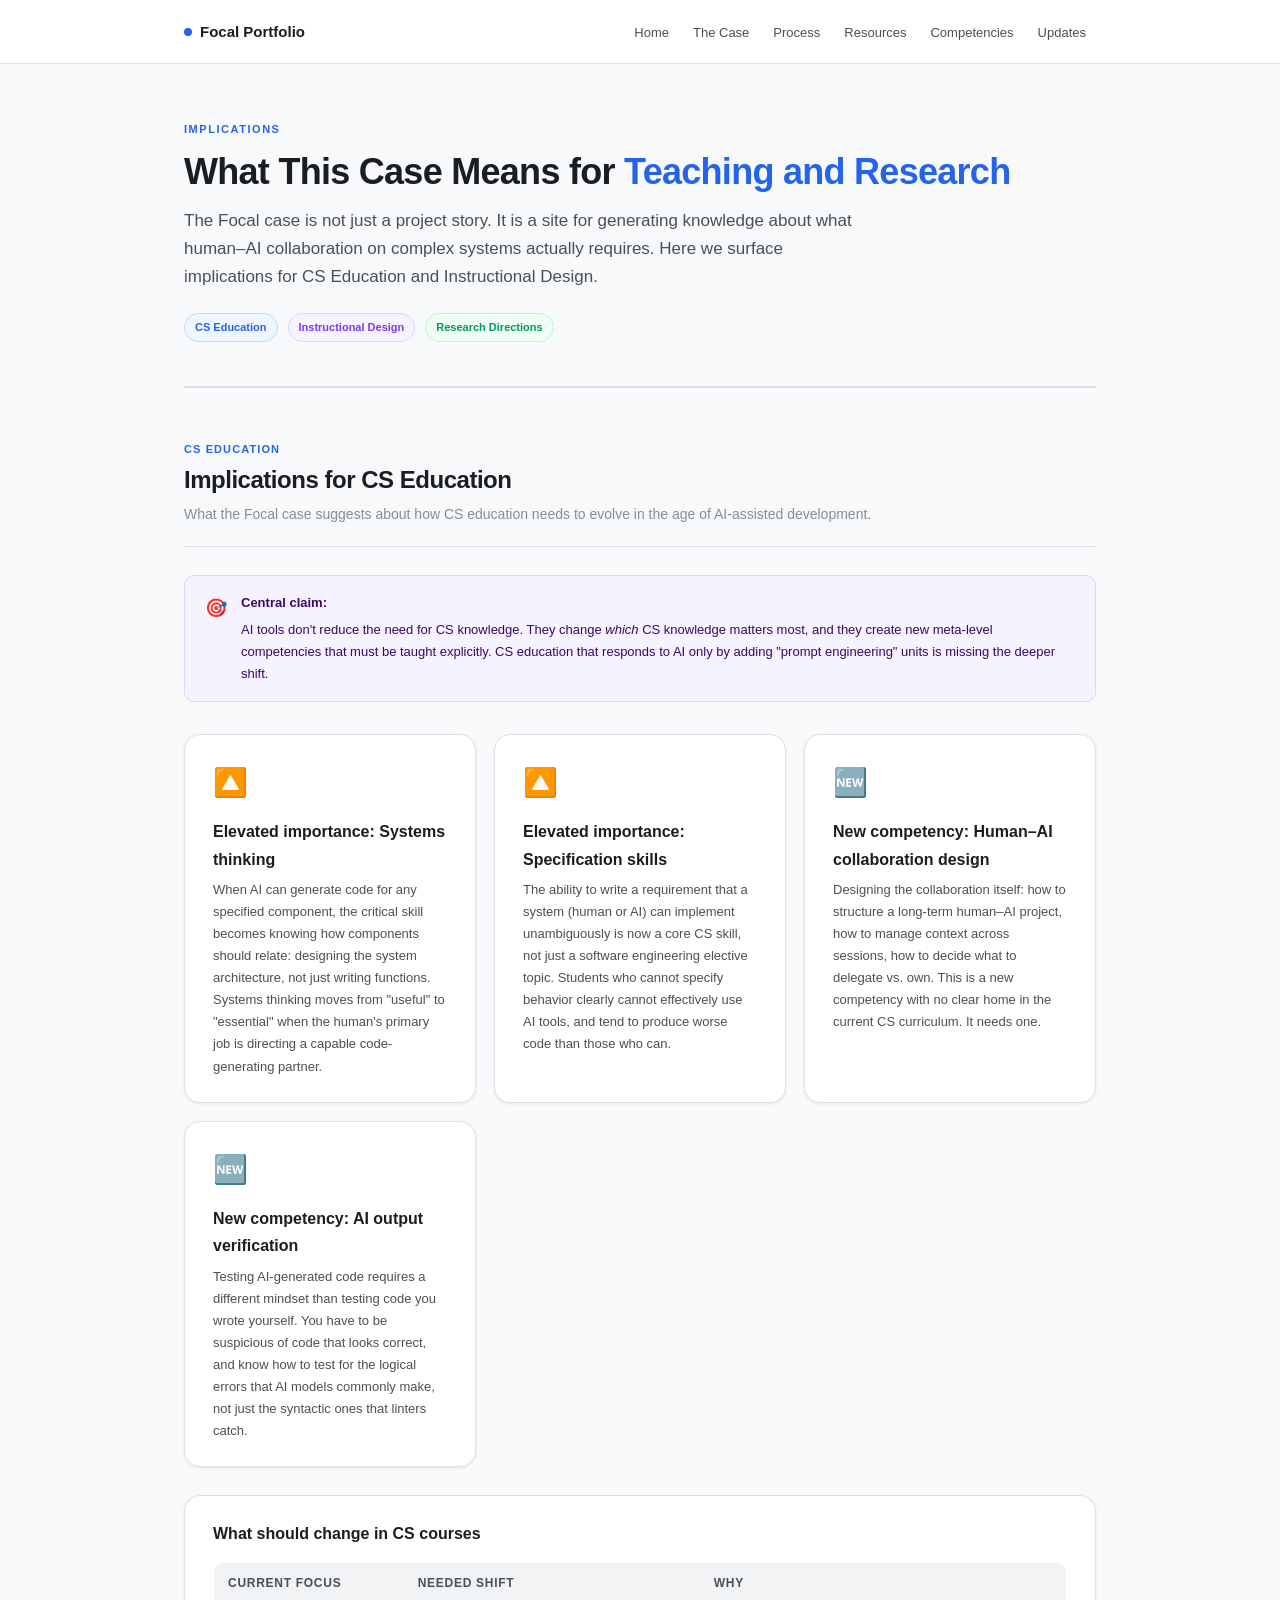
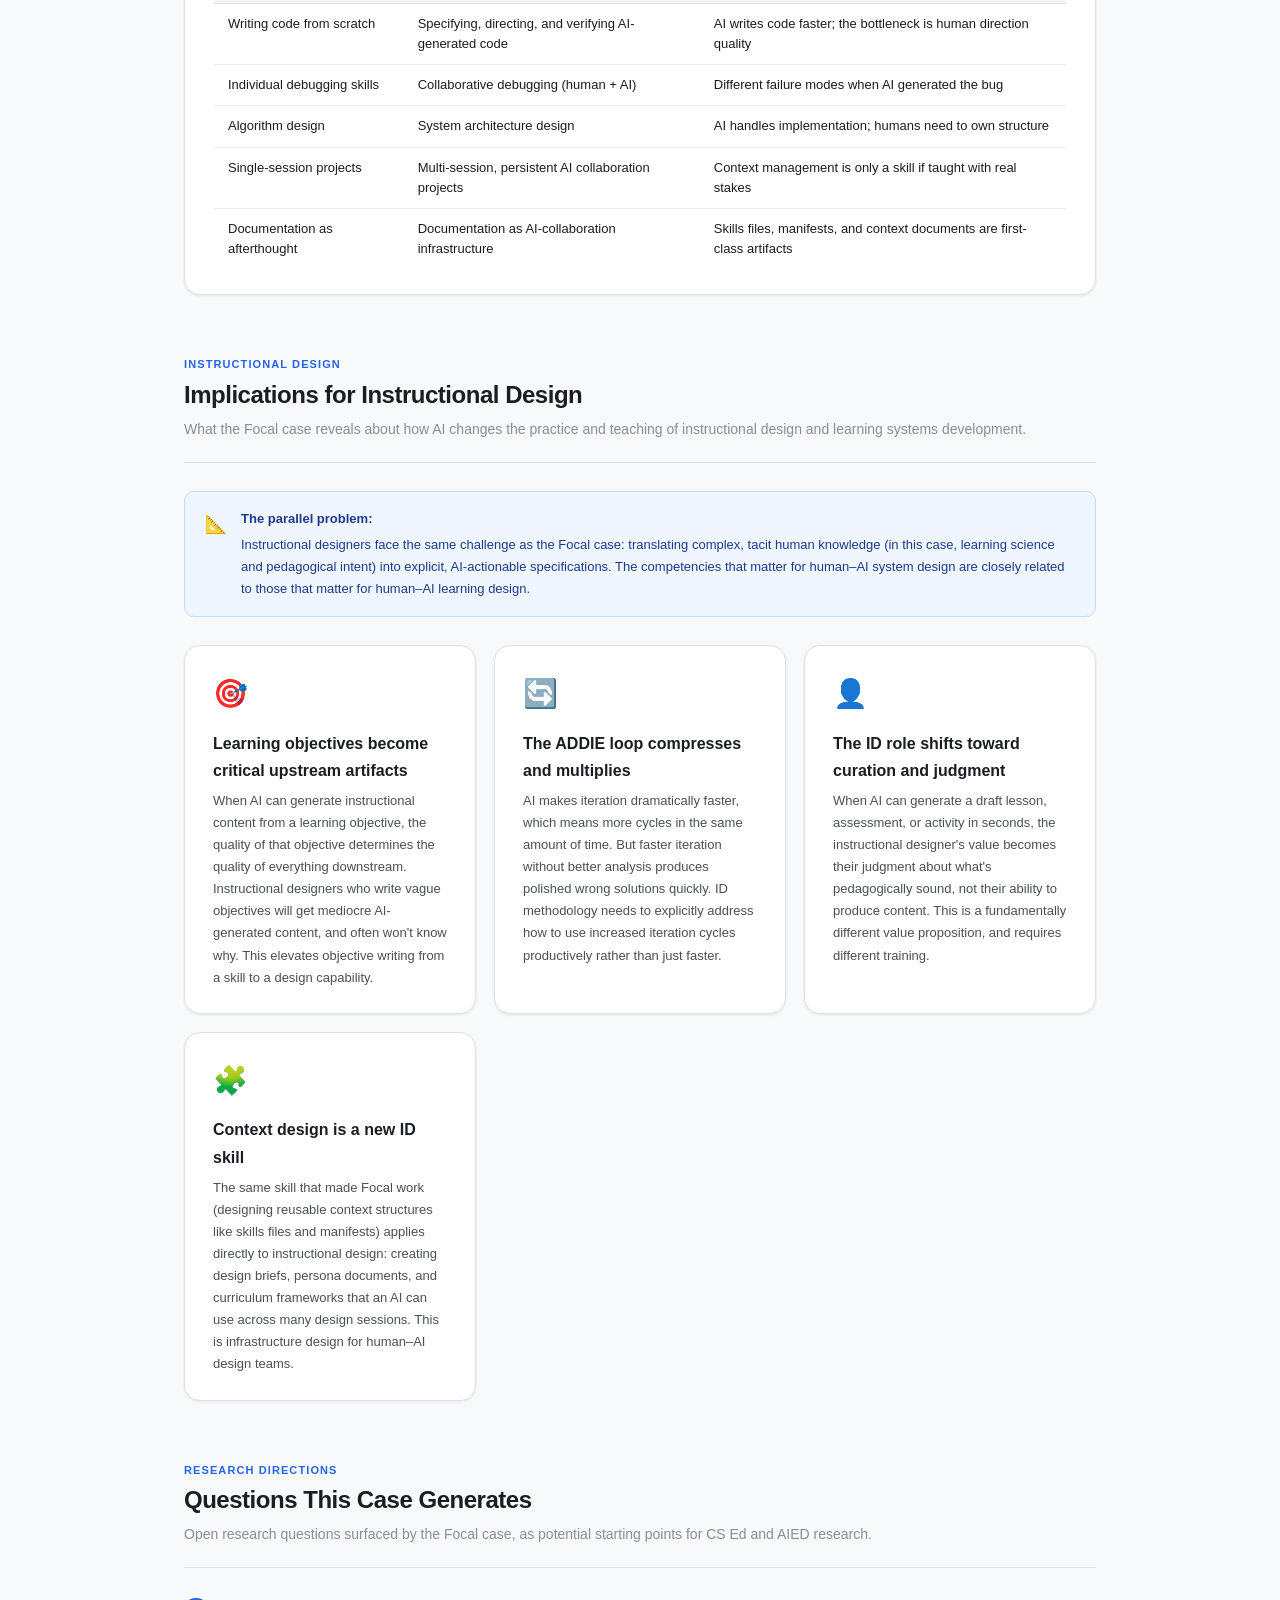
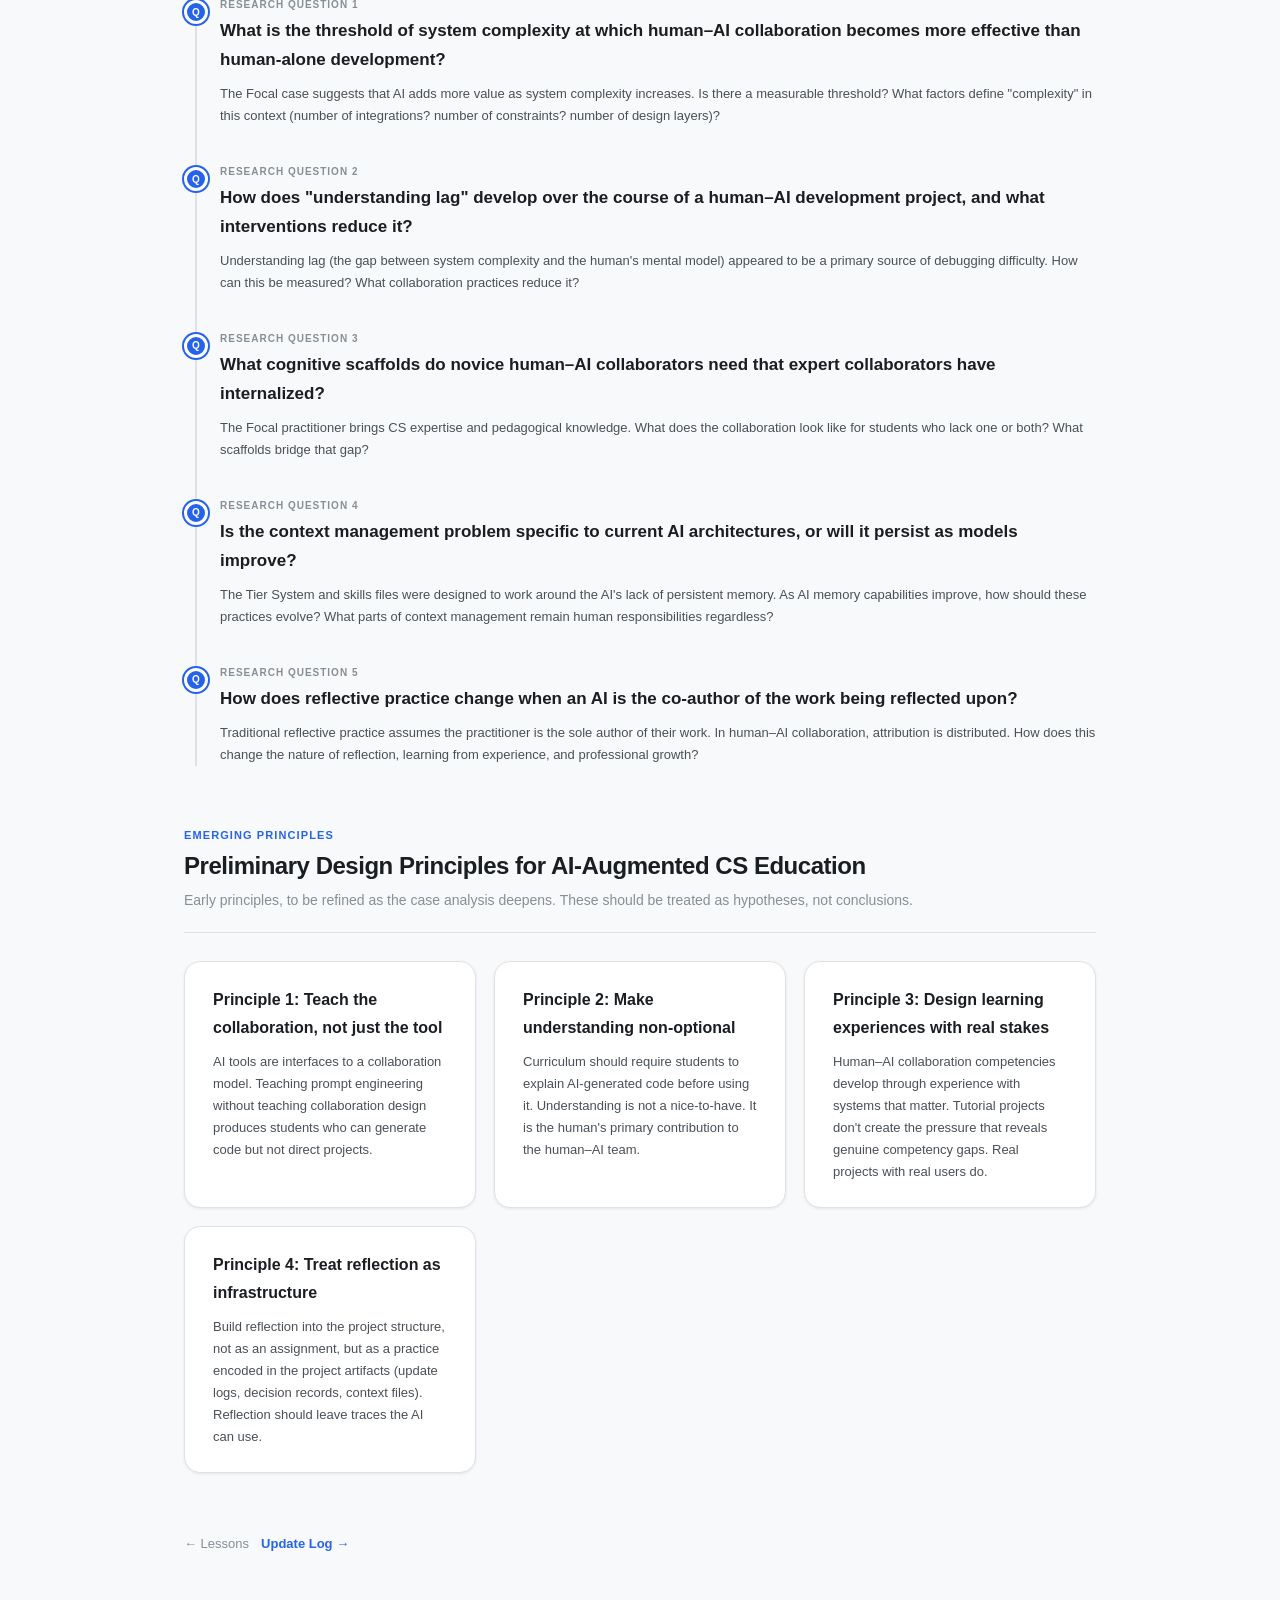
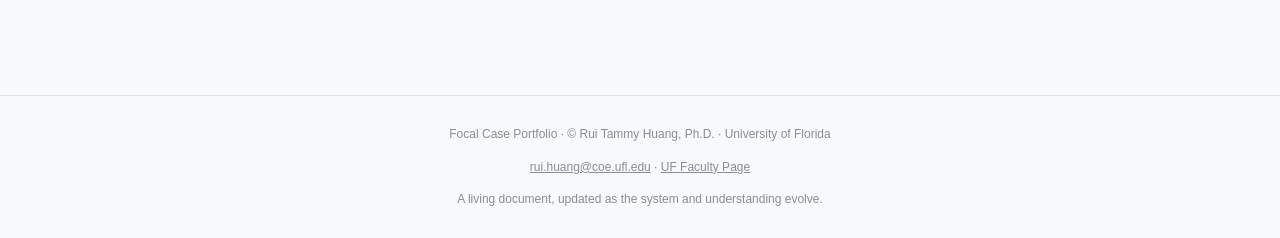
<file: implications.html>
<!DOCTYPE html>
<html lang="en">
<head>
  <meta charset="UTF-8">
  <meta name="viewport" content="width=device-width, initial-scale=1.0">
  <title>Implications | Focal Portfolio</title>
  <meta name="description" content="What the Focal case means for CS Education and Instructional Design: research directions, curriculum ideas, and design principles.">
  <meta property="og:title" content="Implications for CS Education & Instructional Design">
  <meta property="og:description" content="What does a real human–AI collaborative system design case teach us about CS Education and Instructional Design? Research directions and curriculum implications.">
  <link rel="stylesheet" href="css/style.css">
  <!-- Google tag (gtag.js) -->
  <script async src="https://www.googletagmanager.com/gtag/js?id=G-WJS4ENZQKG"></script>
  <script>
    window.dataLayer = window.dataLayer || [];
    function gtag(){dataLayer.push(arguments);}
    gtag('js', new Date());
    gtag('config', 'G-WJS4ENZQKG');
  </script>
</head>
<body>

<nav class="nav">
  <div class="nav-inner">
    <div class="nav-brand"><div class="nav-brand-dot"></div>Focal Portfolio</div>
    <ul class="nav-links">
      <li><a href="index.html">Home</a></li>
      <li><a href="case.html">The Case</a></li>
      <li><a href="process.html">Process</a></li>
      <li><a href="resources.html">Resources</a></li>
      <li><a href="competencies.html">Competencies</a></li>
      <!--
      <li><a href="lessons.html">Lessons</a></li>
      <li><a href="implications.html" class="active">Implications</a></li>
      -->
      <li><a href="updates.html">Updates</a></li>
    </ul>
    <button class="nav-toggle" aria-label="Menu">☰</button>
  </div>
</nav>

<main class="page">
  <header class="hero">
    <div class="hero-eyebrow">Implications</div>
    <h1>What This Case Means for <em>Teaching and Research</em></h1>
    <p class="hero-lead">The Focal case is not just a project story. It is a site for generating knowledge about what human–AI collaboration on complex systems actually requires. Here we surface implications for CS Education and Instructional Design.</p>
    <div class="hero-meta">
      <span class="badge badge-blue">CS Education</span>
      <span class="badge badge-purple">Instructional Design</span>
      <span class="badge badge-green">Research Directions</span>
    </div>
  </header>

  <!-- CS Ed implications -->
  <div class="section">
    <div class="section-header">
      <div class="section-label">CS Education</div>
      <h2 class="section-title">Implications for CS Education</h2>
      <p class="section-sub">What the Focal case suggests about how CS education needs to evolve in the age of AI-assisted development.</p>
    </div>

    <div class="callout rule" style="margin-bottom:32px;">
      <div class="callout-icon">🎯</div>
      <div>
        <strong>Central claim:</strong> AI tools don't reduce the need for CS knowledge. They change <em>which</em> CS knowledge matters most, and they create new meta-level competencies that must be taught explicitly. CS education that responds to AI only by adding "prompt engineering" units is missing the deeper shift.
      </div>
    </div>

    <div class="card-grid" style="margin-bottom:28px;">
      <div class="card">
        <div class="card-icon">🔼</div>
        <div class="card-title">Elevated importance: Systems thinking</div>
        <div class="card-body">When AI can generate code for any specified component, the critical skill becomes knowing how components should relate: designing the system architecture, not just writing functions. Systems thinking moves from "useful" to "essential" when the human's primary job is directing a capable code-generating partner.</div>
      </div>
      <div class="card">
        <div class="card-icon">🔼</div>
        <div class="card-title">Elevated importance: Specification skills</div>
        <div class="card-body">The ability to write a requirement that a system (human or AI) can implement unambiguously is now a core CS skill, not just a software engineering elective topic. Students who cannot specify behavior clearly cannot effectively use AI tools, and tend to produce worse code than those who can.</div>
      </div>
      <div class="card">
        <div class="card-icon">🆕</div>
        <div class="card-title">New competency: Human–AI collaboration design</div>
        <div class="card-body">Designing the collaboration itself: how to structure a long-term human–AI project, how to manage context across sessions, how to decide what to delegate vs. own. This is a new competency with no clear home in the current CS curriculum. It needs one.</div>
      </div>
      <div class="card">
        <div class="card-icon">🆕</div>
        <div class="card-title">New competency: AI output verification</div>
        <div class="card-body">Testing AI-generated code requires a different mindset than testing code you wrote yourself. You have to be suspicious of code that looks correct, and know how to test for the logical errors that AI models commonly make, not just the syntactic ones that linters catch.</div>
      </div>
    </div>

    <div class="card">
      <div class="card-title" style="margin-bottom:14px;">What should change in CS courses</div>
      <table class="data-table">
        <thead>
          <tr><th>Current focus</th><th>Needed shift</th><th>Why</th></tr>
        </thead>
        <tbody>
          <tr>
            <td>Writing code from scratch</td>
            <td>Specifying, directing, and verifying AI-generated code</td>
            <td>AI writes code faster; the bottleneck is human direction quality</td>
          </tr>
          <tr>
            <td>Individual debugging skills</td>
            <td>Collaborative debugging (human + AI)</td>
            <td>Different failure modes when AI generated the bug</td>
          </tr>
          <tr>
            <td>Algorithm design</td>
            <td>System architecture design</td>
            <td>AI handles implementation; humans need to own structure</td>
          </tr>
          <tr>
            <td>Single-session projects</td>
            <td>Multi-session, persistent AI collaboration projects</td>
            <td>Context management is only a skill if taught with real stakes</td>
          </tr>
          <tr>
            <td>Documentation as afterthought</td>
            <td>Documentation as AI-collaboration infrastructure</td>
            <td>Skills files, manifests, and context documents are first-class artifacts</td>
          </tr>
        </tbody>
      </table>
    </div>
  </div>

  <!-- ID implications -->
  <div class="section">
    <div class="section-header">
      <div class="section-label">Instructional Design</div>
      <h2 class="section-title">Implications for Instructional Design</h2>
      <p class="section-sub">What the Focal case reveals about how AI changes the practice and teaching of instructional design and learning systems development.</p>
    </div>

    <div class="callout tip" style="margin-bottom:28px;">
      <div class="callout-icon">📐</div>
      <div>
        <strong>The parallel problem:</strong> Instructional designers face the same challenge as the Focal case: translating complex, tacit human knowledge (in this case, learning science and pedagogical intent) into explicit, AI-actionable specifications. The competencies that matter for human–AI system design are closely related to those that matter for human–AI learning design.
      </div>
    </div>

    <div class="card-grid">
      <div class="card">
        <div class="card-icon">🎯</div>
        <div class="card-title">Learning objectives become critical upstream artifacts</div>
        <div class="card-body">When AI can generate instructional content from a learning objective, the quality of that objective determines the quality of everything downstream. Instructional designers who write vague objectives will get mediocre AI-generated content, and often won't know why. This elevates objective writing from a skill to a design capability.</div>
      </div>
      <div class="card">
        <div class="card-icon">🔄</div>
        <div class="card-title">The ADDIE loop compresses and multiplies</div>
        <div class="card-body">AI makes iteration dramatically faster, which means more cycles in the same amount of time. But faster iteration without better analysis produces polished wrong solutions quickly. ID methodology needs to explicitly address how to use increased iteration cycles productively rather than just faster.</div>
      </div>
      <div class="card">
        <div class="card-icon">👤</div>
        <div class="card-title">The ID role shifts toward curation and judgment</div>
        <div class="card-body">When AI can generate a draft lesson, assessment, or activity in seconds, the instructional designer's value becomes their judgment about what's pedagogically sound, not their ability to produce content. This is a fundamentally different value proposition, and requires different training.</div>
      </div>
      <div class="card">
        <div class="card-icon">🧩</div>
        <div class="card-title">Context design is a new ID skill</div>
        <div class="card-body">The same skill that made Focal work (designing reusable context structures like skills files and manifests) applies directly to instructional design: creating design briefs, persona documents, and curriculum frameworks that an AI can use across many design sessions. This is infrastructure design for human–AI design teams.</div>
      </div>
    </div>
  </div>

  <!-- Research directions -->
  <div class="section">
    <div class="section-header">
      <div class="section-label">Research Directions</div>
      <h2 class="section-title">Questions This Case Generates</h2>
      <p class="section-sub">Open research questions surfaced by the Focal case, as potential starting points for CS Ed and AIED research.</p>
    </div>

    <div class="timeline">
      <div class="tl-item">
        <div class="tl-dot">Q</div>
        <div>
          <div class="tl-label">Research Question 1</div>
          <div class="tl-title">What is the threshold of system complexity at which human–AI collaboration becomes more effective than human-alone development?</div>
          <div class="tl-body">The Focal case suggests that AI adds more value as system complexity increases. Is there a measurable threshold? What factors define "complexity" in this context (number of integrations? number of constraints? number of design layers)?</div>
        </div>
      </div>
      <div class="tl-item">
        <div class="tl-dot">Q</div>
        <div>
          <div class="tl-label">Research Question 2</div>
          <div class="tl-title">How does "understanding lag" develop over the course of a human–AI development project, and what interventions reduce it?</div>
          <div class="tl-body">Understanding lag (the gap between system complexity and the human's mental model) appeared to be a primary source of debugging difficulty. How can this be measured? What collaboration practices reduce it?</div>
        </div>
      </div>
      <div class="tl-item">
        <div class="tl-dot">Q</div>
        <div>
          <div class="tl-label">Research Question 3</div>
          <div class="tl-title">What cognitive scaffolds do novice human–AI collaborators need that expert collaborators have internalized?</div>
          <div class="tl-body">The Focal practitioner brings CS expertise and pedagogical knowledge. What does the collaboration look like for students who lack one or both? What scaffolds bridge that gap?</div>
        </div>
      </div>
      <div class="tl-item">
        <div class="tl-dot">Q</div>
        <div>
          <div class="tl-label">Research Question 4</div>
          <div class="tl-title">Is the context management problem specific to current AI architectures, or will it persist as models improve?</div>
          <div class="tl-body">The Tier System and skills files were designed to work around the AI's lack of persistent memory. As AI memory capabilities improve, how should these practices evolve? What parts of context management remain human responsibilities regardless?</div>
        </div>
      </div>
      <div class="tl-item">
        <div class="tl-dot">Q</div>
        <div>
          <div class="tl-label">Research Question 5</div>
          <div class="tl-title">How does reflective practice change when an AI is the co-author of the work being reflected upon?</div>
          <div class="tl-body">Traditional reflective practice assumes the practitioner is the sole author of their work. In human–AI collaboration, attribution is distributed. How does this change the nature of reflection, learning from experience, and professional growth?</div>
        </div>
      </div>
    </div>
  </div>

  <!-- Design principles -->
  <div class="section">
    <div class="section-header">
      <div class="section-label">Emerging Principles</div>
      <h2 class="section-title">Preliminary Design Principles for AI-Augmented CS Education</h2>
      <p class="section-sub">Early principles, to be refined as the case analysis deepens. These should be treated as hypotheses, not conclusions.</p>
    </div>
    <div class="card-grid">
      <div class="card">
        <div class="card-title">Principle 1: Teach the collaboration, not just the tool</div>
        <div class="card-body" style="margin-top:10px;">AI tools are interfaces to a collaboration model. Teaching prompt engineering without teaching collaboration design produces students who can generate code but not direct projects.</div>
      </div>
      <div class="card">
        <div class="card-title">Principle 2: Make understanding non-optional</div>
        <div class="card-body" style="margin-top:10px;">Curriculum should require students to explain AI-generated code before using it. Understanding is not a nice-to-have. It is the human's primary contribution to the human–AI team.</div>
      </div>
      <div class="card">
        <div class="card-title">Principle 3: Design learning experiences with real stakes</div>
        <div class="card-body" style="margin-top:10px;">Human–AI collaboration competencies develop through experience with systems that matter. Tutorial projects don't create the pressure that reveals genuine competency gaps. Real projects with real users do.</div>
      </div>
      <div class="card">
        <div class="card-title">Principle 4: Treat reflection as infrastructure</div>
        <div class="card-body" style="margin-top:10px;">Build reflection into the project structure, not as an assignment, but as a practice encoded in the project artifacts (update logs, decision records, context files). Reflection should leave traces the AI can use.</div>
      </div>
    </div>
  </div>

  <div style="display:flex; gap:12px; margin-top:8px;">
    <a href="lessons.html" style="font-size:13px; color:var(--muted);">← Lessons</a>
    <a href="updates.html" style="font-size:13px; font-weight:600;">Update Log →</a>
  </div>
</main>

<footer class="footer">
  <p>Focal Case Portfolio · &copy; Rui Tammy Huang, Ph.D. · University of Florida</p>
  <p style="margin-top:6px;"><a href="mailto:rui.huang@coe.ufl.edu">rui.huang@coe.ufl.edu</a> · <a href="https://education.ufl.edu/faculty/rui-tammy-huang/" target="_blank">UF Faculty Page</a></p>
  <p style="margin-top:6px;">A living document, updated as the system and understanding evolve.</p>
</footer>

<script src="js/main.js"></script>
</body>
</html>
</file>
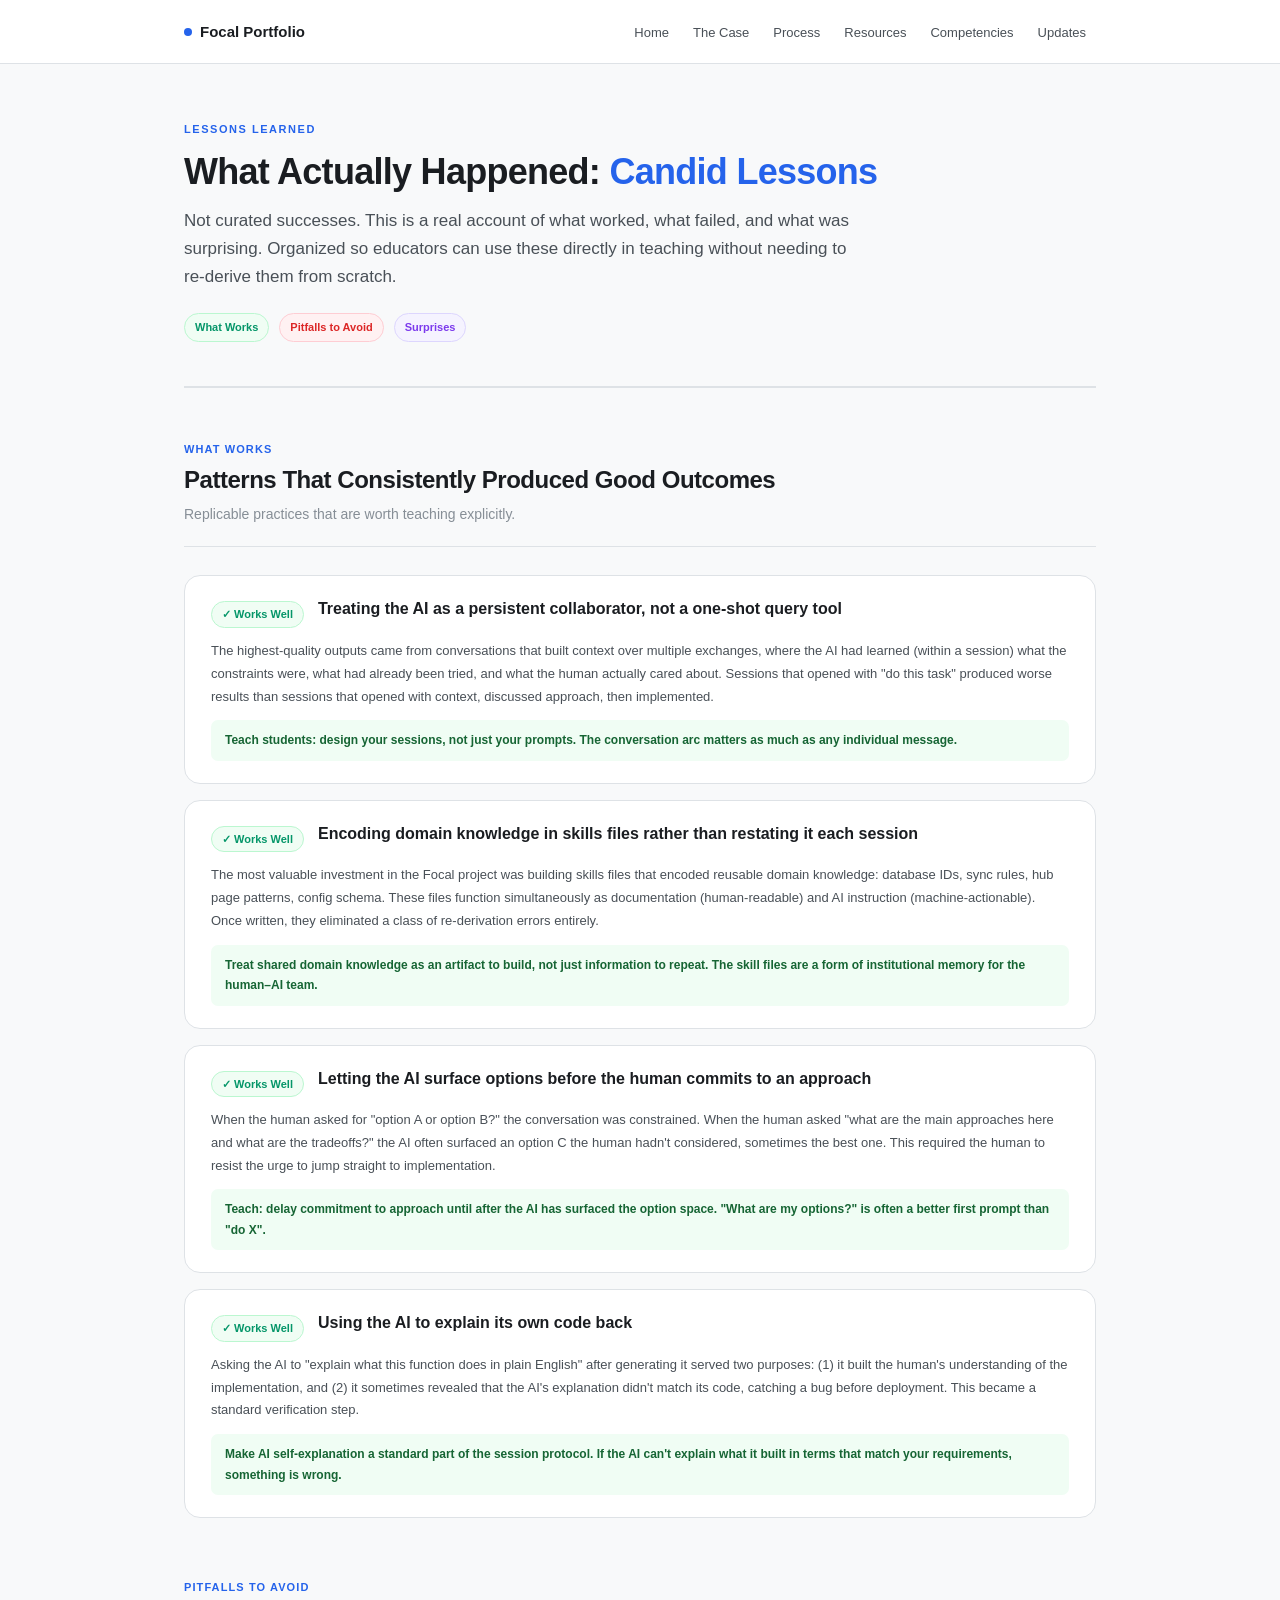
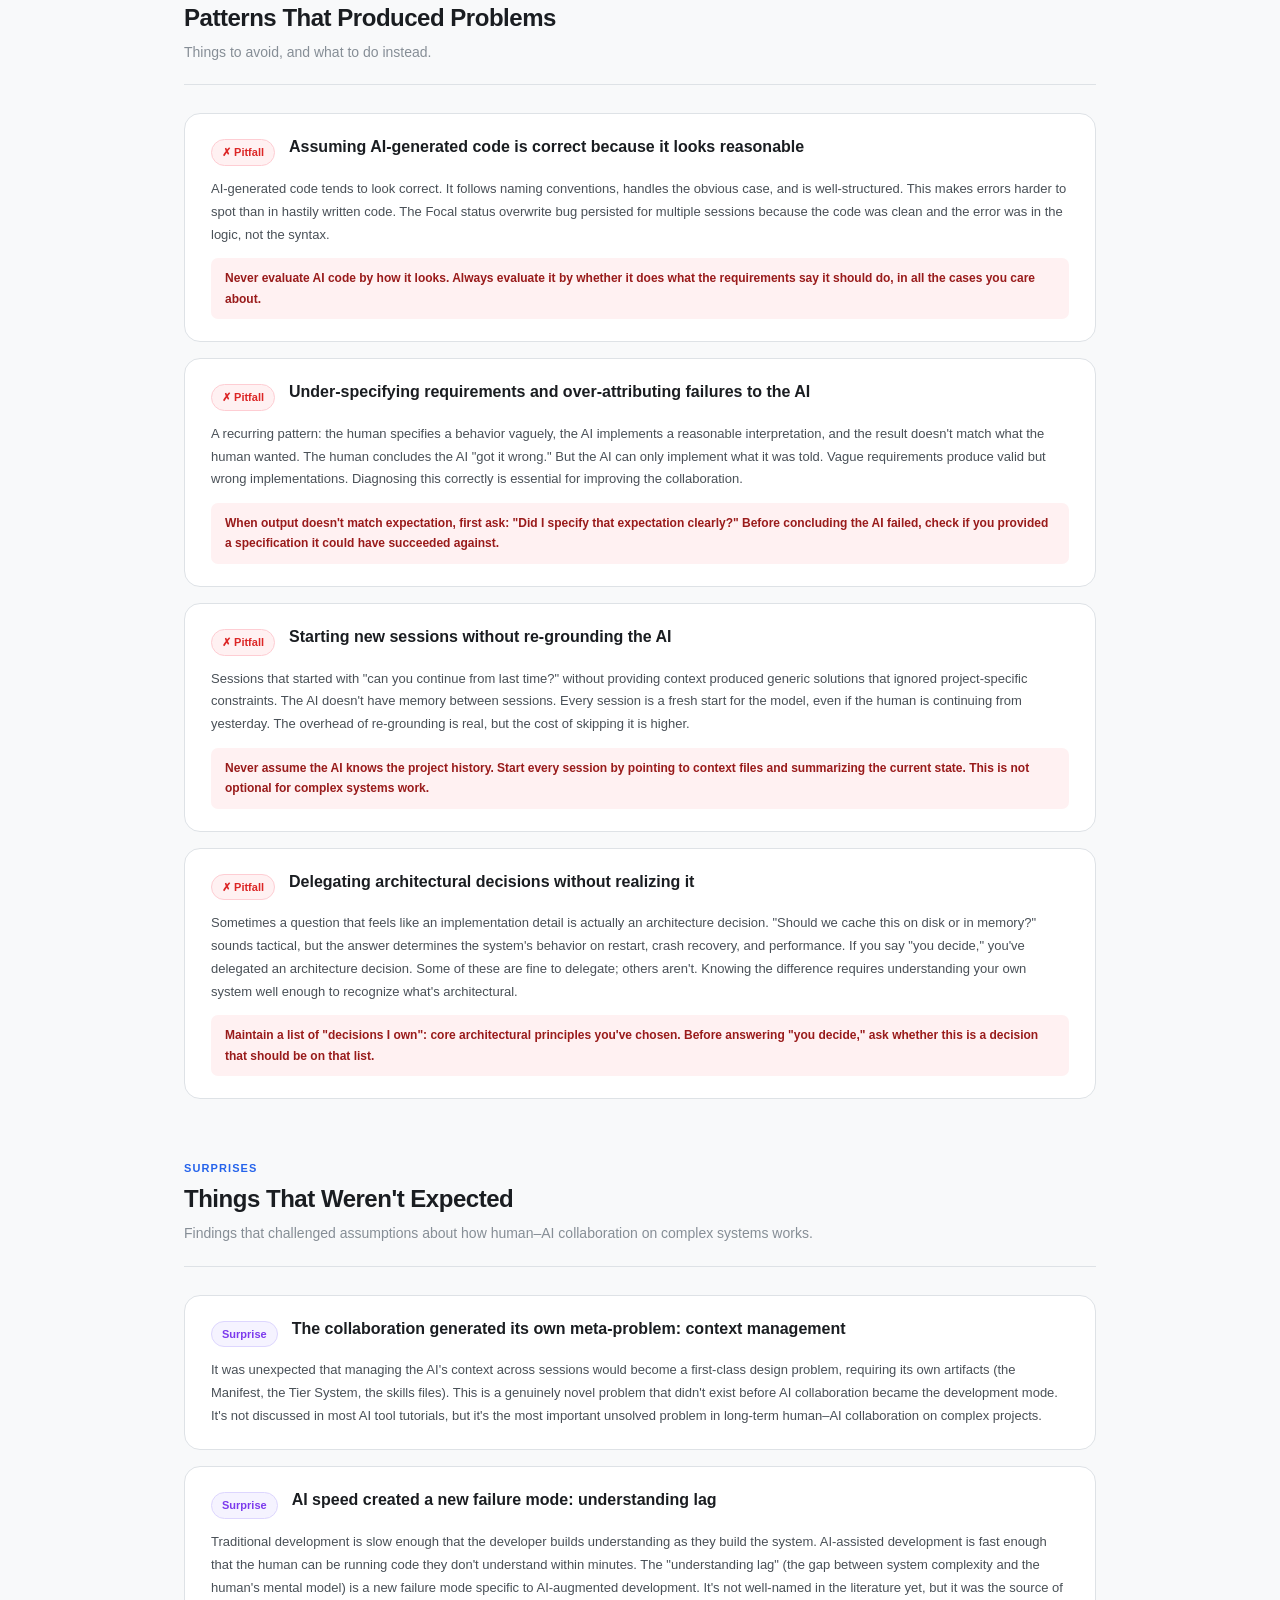
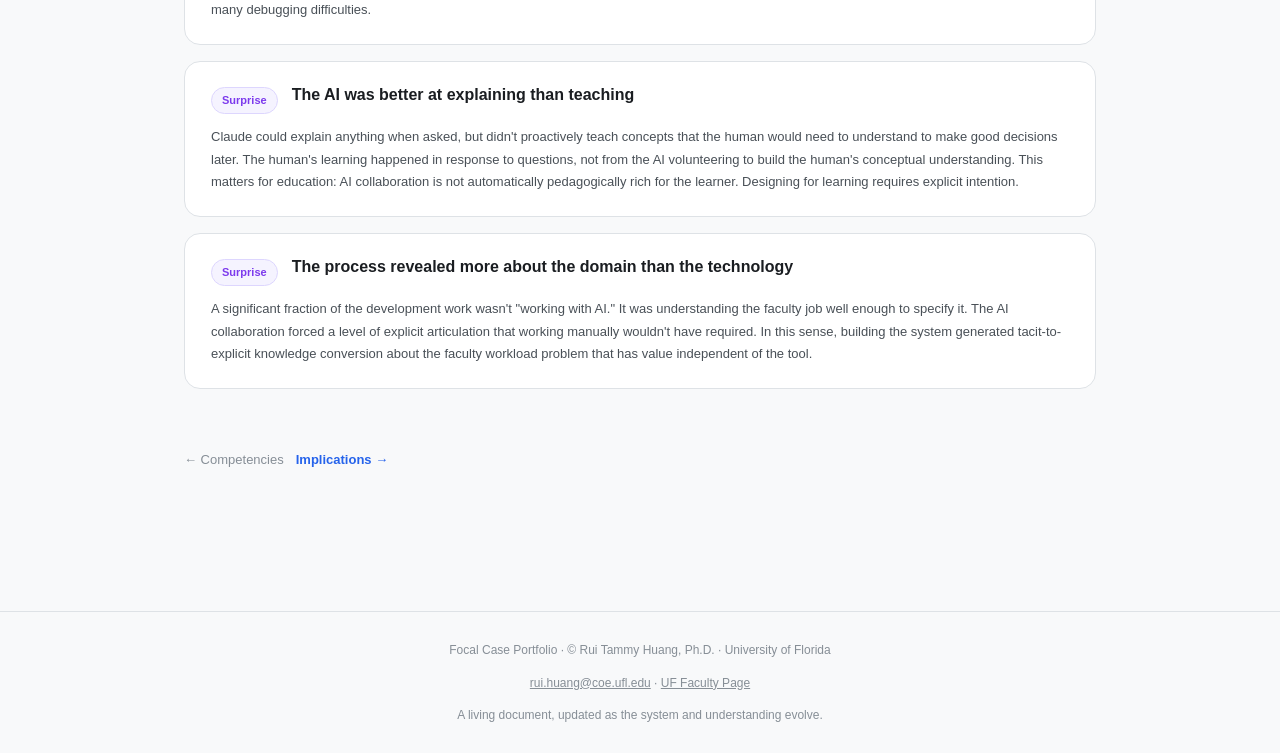
<file: lessons.html>
<!DOCTYPE html>
<html lang="en">
<head>
  <meta charset="UTF-8">
  <meta name="viewport" content="width=device-width, initial-scale=1.0">
  <title>Lessons Learned | Focal Portfolio</title>
  <meta name="description" content="What worked, what failed, and the surprises from building a complex system with AI, organized for teaching and reuse.">
  <meta property="og:title" content="Lessons Learned: Human–AI System Design the Hard Way">
  <meta property="og:description" content="Candid account of what worked and what didn't when building a real production system with Claude AI, organized for teaching.">
  <link rel="stylesheet" href="css/style.css">
  <style>
    .lesson-card {
      background: var(--surface); border: 1px solid var(--border);
      border-radius: var(--radius-lg); padding: 22px 26px; margin-bottom: 16px;
    }
    .lesson-header { display: flex; align-items: flex-start; gap: 14px; margin-bottom: 12px; }
    .lesson-tag {
      font-size: 11px; font-weight: 700; padding: 3px 10px; border-radius: 100px;
      white-space: nowrap; flex-shrink: 0; margin-top: 3px;
    }
    .tag-works  { background: var(--green-light); color: var(--green); border: 1px solid #bbf7d0; }
    .tag-avoid  { background: var(--red-light);   color: var(--red);   border: 1px solid #fecdd3; }
    .tag-surprise { background: var(--purple-light); color: var(--purple); border: 1px solid #ddd6fe; }
    .lesson-title { font-size: 16px; font-weight: 700; line-height: 1.35; }
    .lesson-body  { font-size: 13px; color: var(--text-secondary); line-height: 1.75; }
    .lesson-takeaway {
      margin-top: 12px; padding: 10px 14px; border-radius: 7px;
      font-size: 12px; font-weight: 600;
    }
    .takeaway-green { background: var(--green-light); color: #166534; }
    .takeaway-red   { background: var(--red-light);   color: #991b1b; }
    .takeaway-purple { background: var(--purple-light); color: #4c1d95; }
  </style>
  <!-- Google tag (gtag.js) -->
  <script async src="https://www.googletagmanager.com/gtag/js?id=G-WJS4ENZQKG"></script>
  <script>
    window.dataLayer = window.dataLayer || [];
    function gtag(){dataLayer.push(arguments);}
    gtag('js', new Date());
    gtag('config', 'G-WJS4ENZQKG');
  </script>
</head>
<body>

<nav class="nav">
  <div class="nav-inner">
    <div class="nav-brand"><div class="nav-brand-dot"></div>Focal Portfolio</div>
    <ul class="nav-links">
      <li><a href="index.html">Home</a></li>
      <li><a href="case.html">The Case</a></li>
      <li><a href="process.html">Process</a></li>
      <li><a href="resources.html">Resources</a></li>
      <li><a href="competencies.html">Competencies</a></li>
      <!--
      <li><a href="lessons.html" class="active">Lessons</a></li>
      <li><a href="implications.html">Implications</a></li>
      -->
      <li><a href="updates.html">Updates</a></li>
    </ul>
    <button class="nav-toggle" aria-label="Menu">☰</button>
  </div>
</nav>

<main class="page">
  <header class="hero">
    <div class="hero-eyebrow">Lessons Learned</div>
    <h1>What Actually Happened: <em>Candid Lessons</em></h1>
    <p class="hero-lead">Not curated successes. This is a real account of what worked, what failed, and what was surprising. Organized so educators can use these directly in teaching without needing to re-derive them from scratch.</p>
    <div class="hero-meta">
      <span class="badge badge-green">What Works</span>
      <span class="badge" style="background:#fff1f2;color:#dc2626;border:1px solid #fecdd3;">Pitfalls to Avoid</span>
      <span class="badge badge-purple">Surprises</span>
    </div>
  </header>

  <!-- What works -->
  <div class="section">
    <div class="section-header">
      <div class="section-label">What Works</div>
      <h2 class="section-title">Patterns That Consistently Produced Good Outcomes</h2>
      <p class="section-sub">Replicable practices that are worth teaching explicitly.</p>
    </div>

    <div class="lesson-card">
      <div class="lesson-header">
        <div class="lesson-tag tag-works">✓ Works Well</div>
        <div class="lesson-title">Treating the AI as a persistent collaborator, not a one-shot query tool</div>
      </div>
      <div class="lesson-body">The highest-quality outputs came from conversations that built context over multiple exchanges, where the AI had learned (within a session) what the constraints were, what had already been tried, and what the human actually cared about. Sessions that opened with "do this task" produced worse results than sessions that opened with context, discussed approach, then implemented.</div>
      <div class="lesson-takeaway takeaway-green">Teach students: design your sessions, not just your prompts. The conversation arc matters as much as any individual message.</div>
    </div>

    <div class="lesson-card">
      <div class="lesson-header">
        <div class="lesson-tag tag-works">✓ Works Well</div>
        <div class="lesson-title">Encoding domain knowledge in skills files rather than restating it each session</div>
      </div>
      <div class="lesson-body">The most valuable investment in the Focal project was building skills files that encoded reusable domain knowledge: database IDs, sync rules, hub page patterns, config schema. These files function simultaneously as documentation (human-readable) and AI instruction (machine-actionable). Once written, they eliminated a class of re-derivation errors entirely.</div>
      <div class="lesson-takeaway takeaway-green">Treat shared domain knowledge as an artifact to build, not just information to repeat. The skill files are a form of institutional memory for the human–AI team.</div>
    </div>

    <div class="lesson-card">
      <div class="lesson-header">
        <div class="lesson-tag tag-works">✓ Works Well</div>
        <div class="lesson-title">Letting the AI surface options before the human commits to an approach</div>
      </div>
      <div class="lesson-body">When the human asked for "option A or option B?" the conversation was constrained. When the human asked "what are the main approaches here and what are the tradeoffs?" the AI often surfaced an option C the human hadn't considered, sometimes the best one. This required the human to resist the urge to jump straight to implementation.</div>
      <div class="lesson-takeaway takeaway-green">Teach: delay commitment to approach until after the AI has surfaced the option space. "What are my options?" is often a better first prompt than "do X".</div>
    </div>

    <div class="lesson-card">
      <div class="lesson-header">
        <div class="lesson-tag tag-works">✓ Works Well</div>
        <div class="lesson-title">Using the AI to explain its own code back</div>
      </div>
      <div class="lesson-body">Asking the AI to "explain what this function does in plain English" after generating it served two purposes: (1) it built the human's understanding of the implementation, and (2) it sometimes revealed that the AI's explanation didn't match its code, catching a bug before deployment. This became a standard verification step.</div>
      <div class="lesson-takeaway takeaway-green">Make AI self-explanation a standard part of the session protocol. If the AI can't explain what it built in terms that match your requirements, something is wrong.</div>
    </div>
  </div>

  <!-- Pitfalls -->
  <div class="section">
    <div class="section-header">
      <div class="section-label">Pitfalls to Avoid</div>
      <h2 class="section-title">Patterns That Produced Problems</h2>
      <p class="section-sub">Things to avoid, and what to do instead.</p>
    </div>

    <div class="lesson-card">
      <div class="lesson-header">
        <div class="lesson-tag tag-avoid">✗ Pitfall</div>
        <div class="lesson-title">Assuming AI-generated code is correct because it looks reasonable</div>
      </div>
      <div class="lesson-body">AI-generated code tends to look correct. It follows naming conventions, handles the obvious case, and is well-structured. This makes errors harder to spot than in hastily written code. The Focal status overwrite bug persisted for multiple sessions because the code was clean and the error was in the logic, not the syntax.</div>
      <div class="lesson-takeaway takeaway-red">Never evaluate AI code by how it looks. Always evaluate it by whether it does what the requirements say it should do, in all the cases you care about.</div>
    </div>

    <div class="lesson-card">
      <div class="lesson-header">
        <div class="lesson-tag tag-avoid">✗ Pitfall</div>
        <div class="lesson-title">Under-specifying requirements and over-attributing failures to the AI</div>
      </div>
      <div class="lesson-body">A recurring pattern: the human specifies a behavior vaguely, the AI implements a reasonable interpretation, and the result doesn't match what the human wanted. The human concludes the AI "got it wrong." But the AI can only implement what it was told. Vague requirements produce valid but wrong implementations. Diagnosing this correctly is essential for improving the collaboration.</div>
      <div class="lesson-takeaway takeaway-red">When output doesn't match expectation, first ask: "Did I specify that expectation clearly?" Before concluding the AI failed, check if you provided a specification it could have succeeded against.</div>
    </div>

    <div class="lesson-card">
      <div class="lesson-header">
        <div class="lesson-tag tag-avoid">✗ Pitfall</div>
        <div class="lesson-title">Starting new sessions without re-grounding the AI</div>
      </div>
      <div class="lesson-body">Sessions that started with "can you continue from last time?" without providing context produced generic solutions that ignored project-specific constraints. The AI doesn't have memory between sessions. Every session is a fresh start for the model, even if the human is continuing from yesterday. The overhead of re-grounding is real, but the cost of skipping it is higher.</div>
      <div class="lesson-takeaway takeaway-red">Never assume the AI knows the project history. Start every session by pointing to context files and summarizing the current state. This is not optional for complex systems work.</div>
    </div>

    <div class="lesson-card">
      <div class="lesson-header">
        <div class="lesson-tag tag-avoid">✗ Pitfall</div>
        <div class="lesson-title">Delegating architectural decisions without realizing it</div>
      </div>
      <div class="lesson-body">Sometimes a question that feels like an implementation detail is actually an architecture decision. "Should we cache this on disk or in memory?" sounds tactical, but the answer determines the system's behavior on restart, crash recovery, and performance. If you say "you decide," you've delegated an architecture decision. Some of these are fine to delegate; others aren't. Knowing the difference requires understanding your own system well enough to recognize what's architectural.</div>
      <div class="lesson-takeaway takeaway-red">Maintain a list of "decisions I own": core architectural principles you've chosen. Before answering "you decide," ask whether this is a decision that should be on that list.</div>
    </div>
  </div>

  <!-- Surprises -->
  <div class="section">
    <div class="section-header">
      <div class="section-label">Surprises</div>
      <h2 class="section-title">Things That Weren't Expected</h2>
      <p class="section-sub">Findings that challenged assumptions about how human–AI collaboration on complex systems works.</p>
    </div>

    <div class="lesson-card">
      <div class="lesson-header">
        <div class="lesson-tag tag-surprise">Surprise</div>
        <div class="lesson-title">The collaboration generated its own meta-problem: context management</div>
      </div>
      <div class="lesson-body">It was unexpected that managing the AI's context across sessions would become a first-class design problem, requiring its own artifacts (the Manifest, the Tier System, the skills files). This is a genuinely novel problem that didn't exist before AI collaboration became the development mode. It's not discussed in most AI tool tutorials, but it's the most important unsolved problem in long-term human–AI collaboration on complex projects.</div>
    </div>

    <div class="lesson-card">
      <div class="lesson-header">
        <div class="lesson-tag tag-surprise">Surprise</div>
        <div class="lesson-title">AI speed created a new failure mode: understanding lag</div>
      </div>
      <div class="lesson-body">Traditional development is slow enough that the developer builds understanding as they build the system. AI-assisted development is fast enough that the human can be running code they don't understand within minutes. The "understanding lag" (the gap between system complexity and the human's mental model) is a new failure mode specific to AI-augmented development. It's not well-named in the literature yet, but it was the source of many debugging difficulties.</div>
    </div>

    <div class="lesson-card">
      <div class="lesson-header">
        <div class="lesson-tag tag-surprise">Surprise</div>
        <div class="lesson-title">The AI was better at explaining than teaching</div>
      </div>
      <div class="lesson-body">Claude could explain anything when asked, but didn't proactively teach concepts that the human would need to understand to make good decisions later. The human's learning happened in response to questions, not from the AI volunteering to build the human's conceptual understanding. This matters for education: AI collaboration is not automatically pedagogically rich for the learner. Designing for learning requires explicit intention.</div>
    </div>

    <div class="lesson-card">
      <div class="lesson-header">
        <div class="lesson-tag tag-surprise">Surprise</div>
        <div class="lesson-title">The process revealed more about the domain than the technology</div>
      </div>
      <div class="lesson-body">A significant fraction of the development work wasn't "working with AI." It was understanding the faculty job well enough to specify it. The AI collaboration forced a level of explicit articulation that working manually wouldn't have required. In this sense, building the system generated tacit-to-explicit knowledge conversion about the faculty workload problem that has value independent of the tool.</div>
    </div>
  </div>

  <div style="display:flex; gap:12px; margin-top:8px;">
    <a href="competencies.html" style="font-size:13px; color:var(--muted);">← Competencies</a>
    <a href="implications.html" style="font-size:13px; font-weight:600;">Implications →</a>
  </div>
</main>

<footer class="footer">
  <p>Focal Case Portfolio · &copy; Rui Tammy Huang, Ph.D. · University of Florida</p>
  <p style="margin-top:6px;"><a href="mailto:rui.huang@coe.ufl.edu">rui.huang@coe.ufl.edu</a> · <a href="https://education.ufl.edu/faculty/rui-tammy-huang/" target="_blank">UF Faculty Page</a></p>
  <p style="margin-top:6px;">A living document, updated as the system and understanding evolve.</p>
</footer>

<script src="js/main.js"></script>
</body>
</html>
</file>
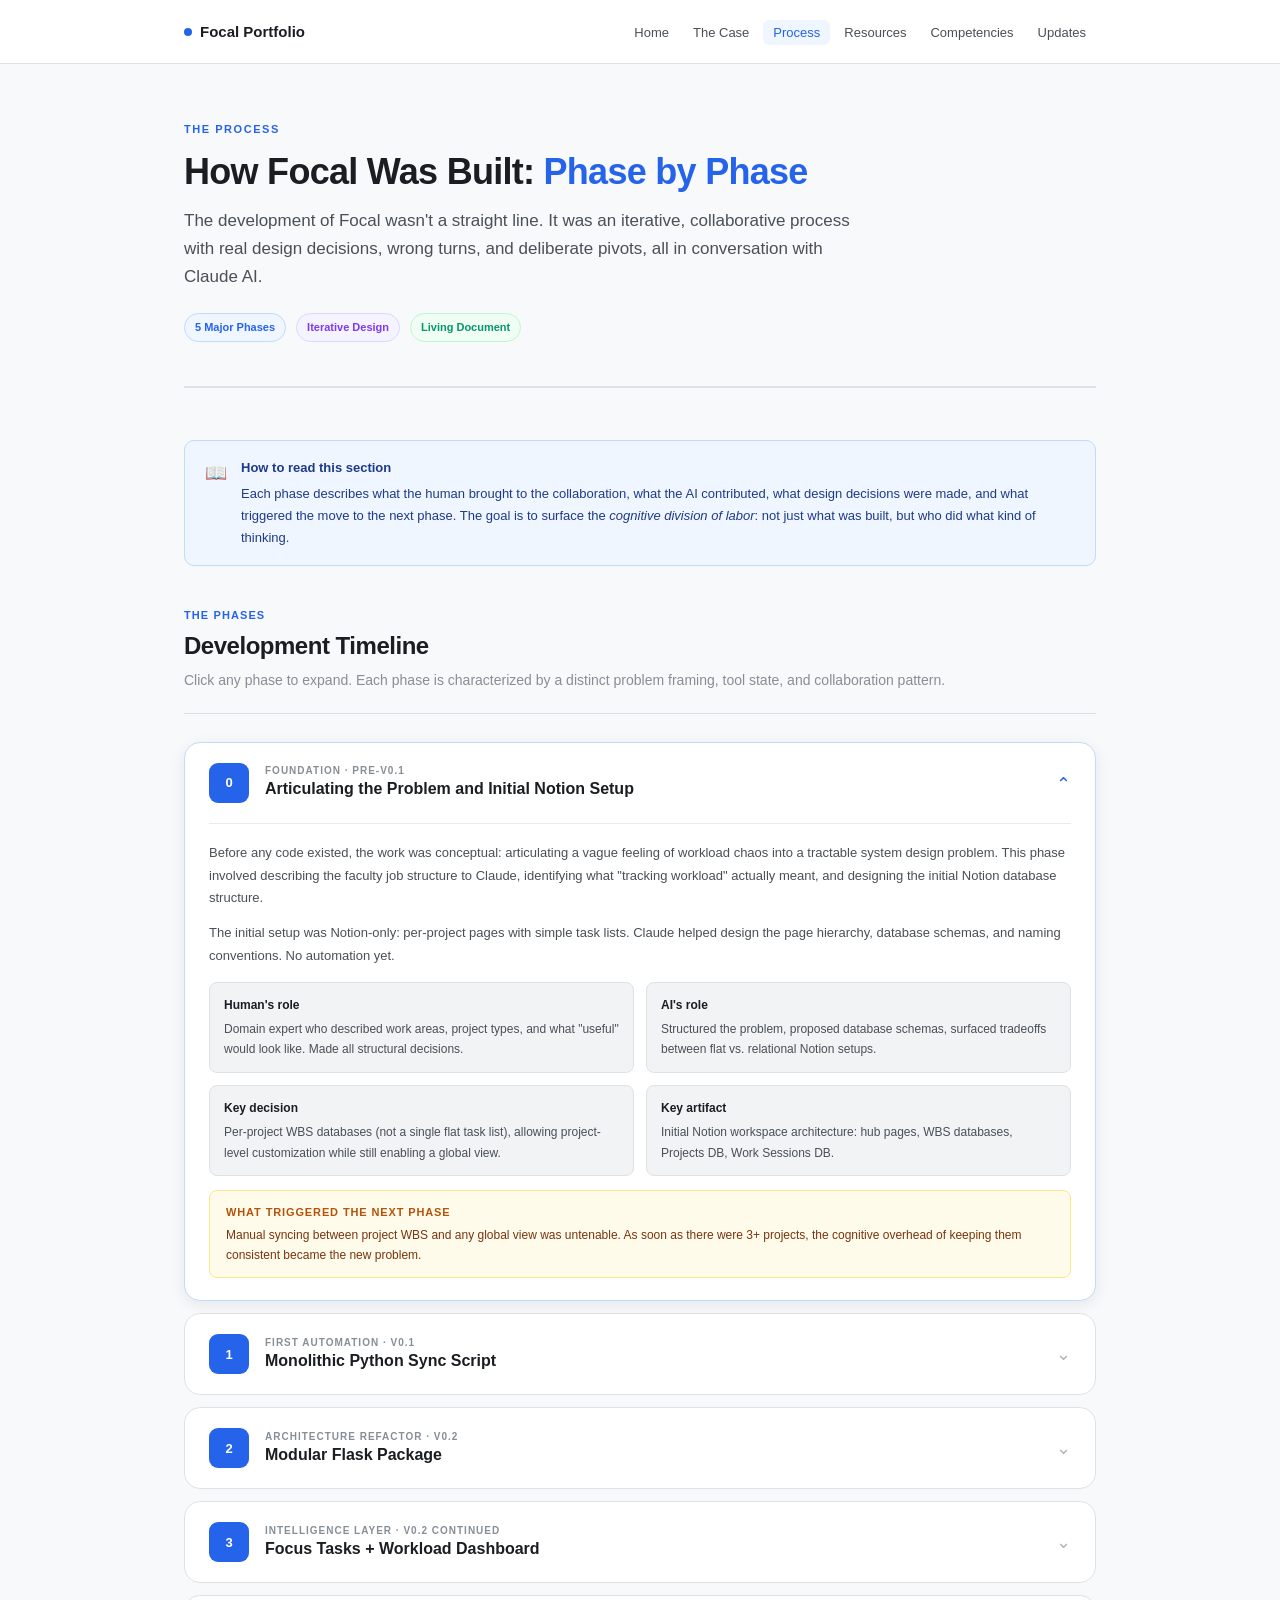
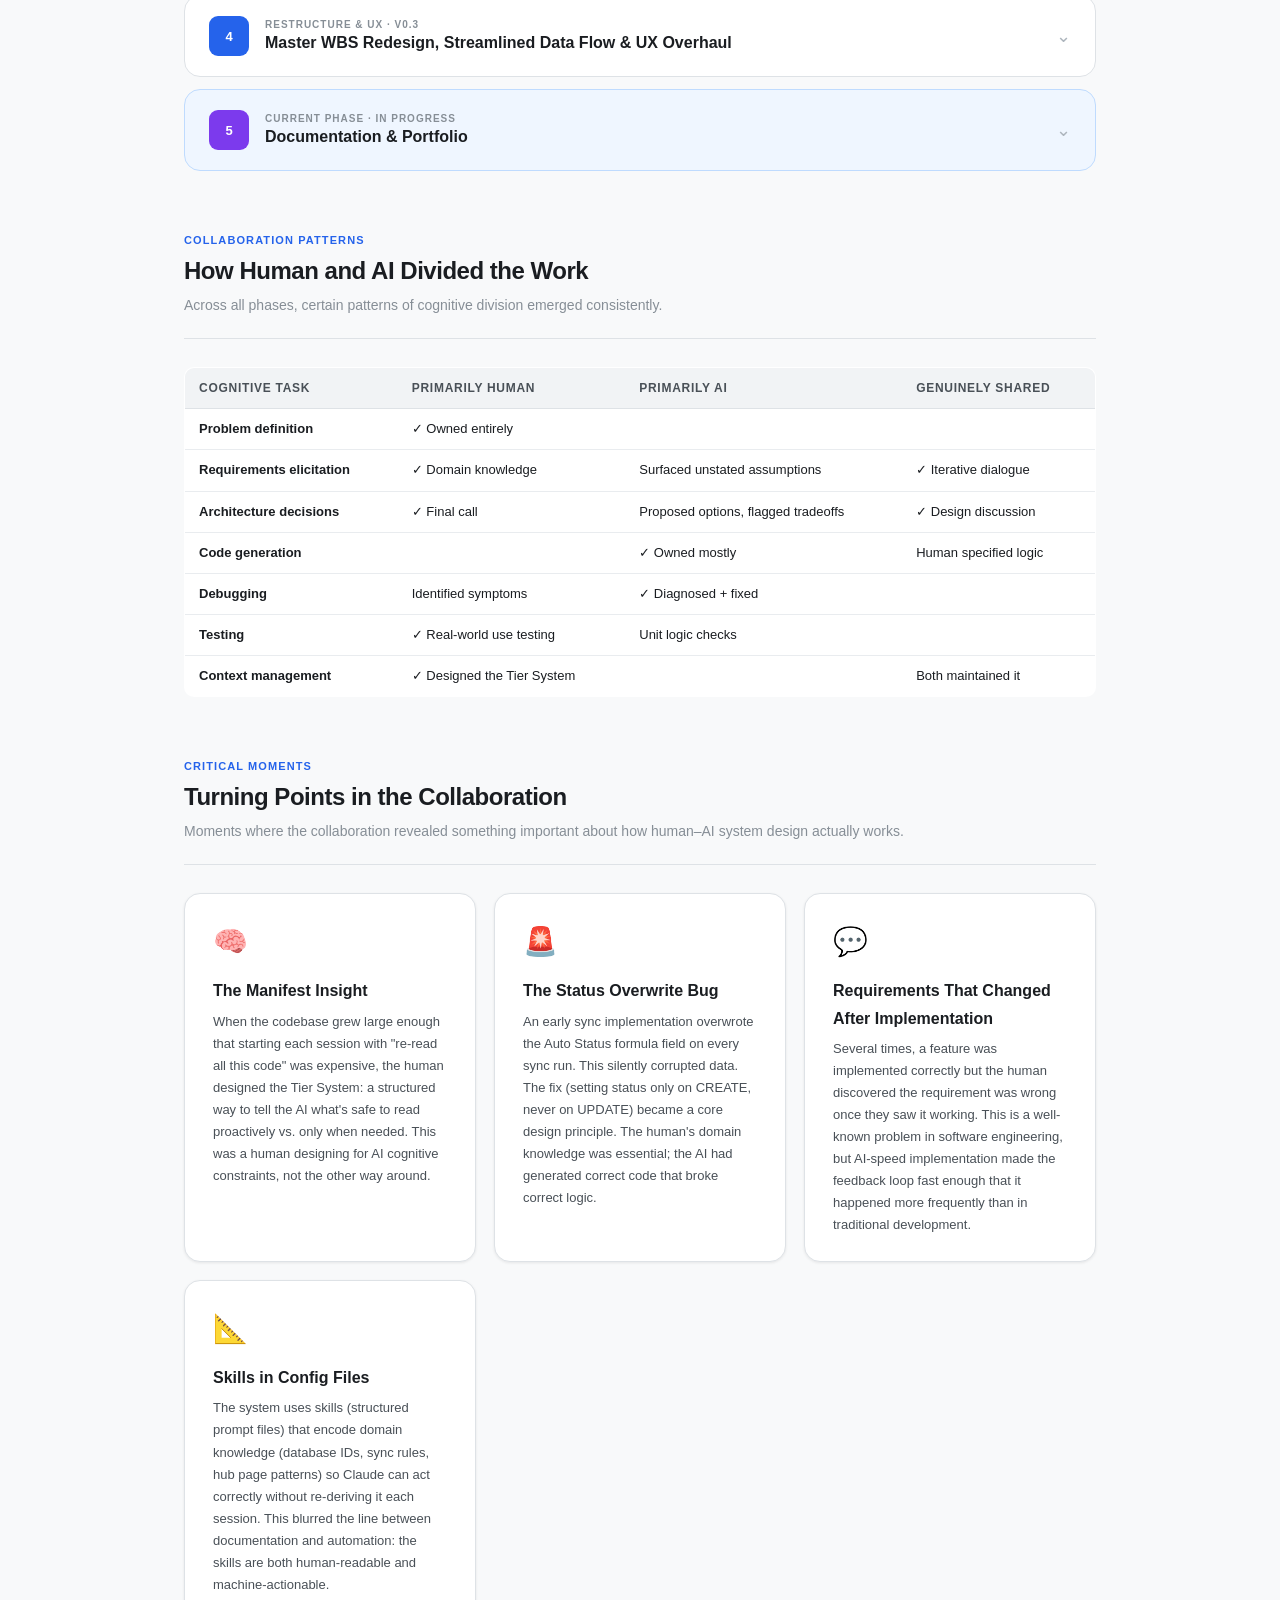
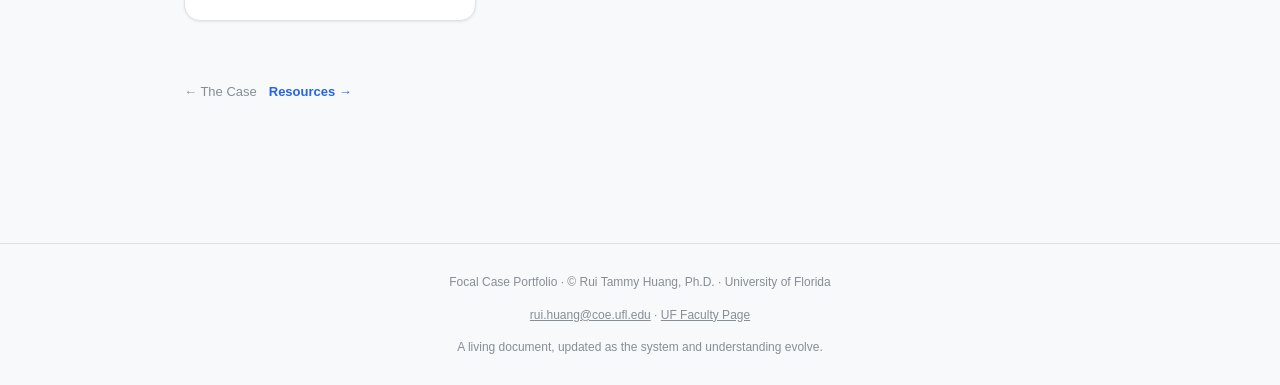
<file: process.html>
<!DOCTYPE html>
<html lang="en">
<head>
  <meta charset="UTF-8">
  <meta name="viewport" content="width=device-width, initial-scale=1.0">
  <title>The Process | Focal Portfolio</title>
  <meta name="description" content="Phase-by-phase account of how Focal was designed and built through human–AI collaboration, covering decisions, pivots, and what triggered each iteration.">
  <meta property="og:title" content="The Process: How Focal Was Built with Claude AI">
  <meta property="og:description" content="A phase-by-phase account of human–AI collaborative system design, from problem definition to modular production architecture.">
  <link rel="stylesheet" href="css/style.css">
  <style>
    /* ── Accordion phase cards ── */
    .phase-card {
      background: var(--surface); border: 1px solid var(--border);
      border-radius: var(--radius-lg); margin-bottom: 12px;
      overflow: hidden;
      transition: border-color .2s ease, box-shadow .2s ease;
    }
    .phase-card:hover { border-color: var(--accent-border); }
    .phase-card.open  { border-color: var(--accent-border); box-shadow: var(--shadow); }

    .phase-trigger {
      display: flex; align-items: center; gap: 16px;
      padding: 20px 24px; cursor: pointer;
      background: none; border: none; width: 100%; text-align: left;
      -webkit-appearance: none;
    }
    .phase-trigger:focus-visible { outline: 2px solid var(--accent); outline-offset: -2px; }

    .phase-num {
      min-width: 40px; height: 40px; border-radius: 9px;
      background: var(--accent); color: white;
      display: flex; align-items: center; justify-content: center;
      font-size: 13px; font-weight: 800; flex-shrink: 0;
    }
    .phase-num.purple { background: var(--purple); }

    .phase-meta { flex: 1; text-align: left; }
    .phase-label { font-size: 10px; font-weight: 700; color: var(--muted); text-transform: uppercase; letter-spacing: .1em; margin-bottom: 3px; }
    .phase-title { font-size: 16px; font-weight: 800; line-height: 1.3; color: var(--text); }

    .phase-chevron {
      font-size: 18px; color: var(--muted-light); flex-shrink: 0;
      transition: transform .22s ease;
    }
    .phase-card.open .phase-chevron { transform: rotate(180deg); color: var(--accent); }

    .phase-content {
      max-height: 0; overflow: hidden;
      transition: max-height .32s ease, padding .22s ease;
      padding: 0 24px;
    }
    .phase-card.open .phase-content {
      max-height: 1200px;
      padding: 0 24px 22px;
    }

    .phase-divider { height: 1px; background: var(--border-light); margin-bottom: 18px; }
    .phase-body { font-size: 13px; color: var(--text-secondary); line-height: 1.75; }
    .phase-body p + p { margin-top: 8px; }

    .sub-grid { display: grid; grid-template-columns: 1fr 1fr; gap: 12px; margin-top: 14px; }
    .sub-box { background: var(--surface2); border: 1px solid var(--border); border-radius: 8px; padding: 12px 14px; font-size: 12px; color: var(--text-secondary); }
    .sub-box strong { display: block; color: var(--text); font-size: 12px; margin-bottom: 4px; }

    .pivot-box { background: var(--amber-light); border: 1px solid #fde68a; border-radius: 8px; padding: 12px 16px; font-size: 12px; color: #78350f; margin-top: 14px; }
    .pivot-box strong { display: block; font-size: 11px; text-transform: uppercase; letter-spacing: .08em; color: #b45309; margin-bottom: 3px; }

    .phase-card.current { border-color: var(--accent-border); background: var(--accent-light); }
    .phase-card.current .phase-body { color: #1e3a8a; }

    @media(max-width:600px) { .sub-grid { grid-template-columns: 1fr; } }
  </style>
  <!-- Google tag (gtag.js) -->
  <script async src="https://www.googletagmanager.com/gtag/js?id=G-WJS4ENZQKG"></script>
  <script>
    window.dataLayer = window.dataLayer || [];
    function gtag(){dataLayer.push(arguments);}
    gtag('js', new Date());
    gtag('config', 'G-WJS4ENZQKG');
  </script>
</head>
<body>

<nav class="nav">
  <div class="nav-inner">
    <div class="nav-brand"><div class="nav-brand-dot"></div>Focal Portfolio</div>
    <ul class="nav-links">
      <li><a href="index.html">Home</a></li>
      <li><a href="case.html">The Case</a></li>
      <li><a href="process.html" class="active">Process</a></li>
      <li><a href="resources.html">Resources</a></li>
      <li><a href="competencies.html">Competencies</a></li>
      <!--
      <li><a href="lessons.html">Lessons</a></li>
      <li><a href="implications.html">Implications</a></li>
      -->
      <li><a href="updates.html">Updates</a></li>
    </ul>
    <button class="nav-toggle" aria-label="Menu">☰</button>
  </div>
</nav>

<main class="page">
  <header class="hero">
    <div class="hero-eyebrow">The Process</div>
    <h1>How Focal Was Built: <em>Phase by Phase</em></h1>
    <p class="hero-lead">The development of Focal wasn't a straight line. It was an iterative, collaborative process with real design decisions, wrong turns, and deliberate pivots, all in conversation with Claude AI.</p>
    <div class="hero-meta">
      <span class="badge badge-blue">5 Major Phases</span>
      <span class="badge badge-purple">Iterative Design</span>
      <span class="badge badge-green">Living Document</span>
    </div>
  </header>

  <!-- How to read this -->
  <div class="callout tip" style="margin-bottom:40px;">
    <div class="callout-icon">📖</div>
    <div>
      <strong>How to read this section</strong>
      Each phase describes what the human brought to the collaboration, what the AI contributed, what design decisions were made, and what triggered the move to the next phase. The goal is to surface the <em>cognitive division of labor</em>: not just what was built, but who did what kind of thinking.
    </div>
  </div>

  <!-- Phases accordion -->
  <div class="section">
    <div class="section-header">
      <div class="section-label">The Phases</div>
      <h2 class="section-title">Development Timeline</h2>
      <p class="section-sub">Click any phase to expand. Each phase is characterized by a distinct problem framing, tool state, and collaboration pattern.</p>
    </div>

    <!-- Phase 0: Foundation -->
    <div class="phase-card open" id="phase-0">
      <button class="phase-trigger" aria-expanded="true" aria-controls="content-0">
        <div class="phase-num">0</div>
        <div class="phase-meta">
          <div class="phase-label">Foundation · Pre-v0.1</div>
          <div class="phase-title">Articulating the Problem and Initial Notion Setup</div>
        </div>
        <span class="phase-chevron">⌄</span>
      </button>
      <div class="phase-content" id="content-0">
        <div class="phase-divider"></div>
        <div class="phase-body">
          <p>Before any code existed, the work was conceptual: articulating a vague feeling of workload chaos into a tractable system design problem. This phase involved describing the faculty job structure to Claude, identifying what "tracking workload" actually meant, and designing the initial Notion database structure.</p>
          <p>The initial setup was Notion-only: per-project pages with simple task lists. Claude helped design the page hierarchy, database schemas, and naming conventions. No automation yet.</p>
        </div>
        <div class="sub-grid">
          <div class="sub-box"><strong>Human's role</strong>Domain expert who described work areas, project types, and what "useful" would look like. Made all structural decisions.</div>
          <div class="sub-box"><strong>AI's role</strong>Structured the problem, proposed database schemas, surfaced tradeoffs between flat vs. relational Notion setups.</div>
          <div class="sub-box"><strong>Key decision</strong>Per-project WBS databases (not a single flat task list), allowing project-level customization while still enabling a global view.</div>
          <div class="sub-box"><strong>Key artifact</strong>Initial Notion workspace architecture: hub pages, WBS databases, Projects DB, Work Sessions DB.</div>
        </div>
        <div class="pivot-box">
          <strong>What triggered the next phase</strong>
          Manual syncing between project WBS and any global view was untenable. As soon as there were 3+ projects, the cognitive overhead of keeping them consistent became the new problem.
        </div>
      </div>
    </div>

    <!-- Phase 1: v0.1 -->
    <div class="phase-card" id="phase-1">
      <button class="phase-trigger" aria-expanded="false" aria-controls="content-1">
        <div class="phase-num">1</div>
        <div class="phase-meta">
          <div class="phase-label">First Automation · v0.1</div>
          <div class="phase-title">Monolithic Python Sync Script</div>
        </div>
        <span class="phase-chevron">⌄</span>
      </button>
      <div class="phase-content" id="content-1">
        <div class="phase-divider"></div>
        <div class="phase-body">
          <p>The first version of Focal was a single Python script (~1,000 lines) that discovered all WBS databases in Notion by title pattern, pulled tasks from each, and created/updated corresponding entries in Master WBS Tasks. Claude wrote most of the code; the human defined the logic, approved the API strategy, and tested against real Notion data.</p>
          <p>A Flask UI was added as a thin wrapper to make sync triggerable from a browser rather than the terminal. This was the first time the "Quick Add" concept appeared. The user wanted to create tasks without opening Notion.</p>
        </div>
        <div class="sub-grid">
          <div class="sub-box"><strong>Human's role</strong>Defined sync rules (idempotency, one-directional), tested with real data, identified bugs, described edge cases from actual use.</div>
          <div class="sub-box"><strong>AI's role</strong>Implemented Notion API calls, wrote deduplication logic, built the Flask wrapper, debugged API quirks.</div>
          <div class="sub-box"><strong>Key decision</strong>One-directional sync (Project WBS → Master only). Protects the Auto Status formula field in Master from being overwritten.</div>
          <div class="sub-box"><strong>Key artifact</strong><code>notion_wbs_sync.py</code>: a ~1,000-line monolithic script with Flask routes, Notion client, and sync logic all in one file.</div>
        </div>
        <div class="pivot-box">
          <strong>What triggered the next phase</strong>
          The monolithic script became hard to navigate and modify. Adding a new field or fixing a bug required understanding 1,000 lines of context. The human needed to describe changes to Claude, who would then search for the right location. This was inefficient and error-prone.
        </div>
      </div>
    </div>

    <!-- Phase 2: v0.2 -->
    <div class="phase-card" id="phase-2">
      <button class="phase-trigger" aria-expanded="false" aria-controls="content-2">
        <div class="phase-num">2</div>
        <div class="phase-meta">
          <div class="phase-label">Architecture Refactor · v0.2</div>
          <div class="phase-title">Modular Flask Package</div>
        </div>
        <span class="phase-chevron">⌄</span>
      </button>
      <div class="phase-content" id="content-2">
        <div class="phase-divider"></div>
        <div class="phase-body">
          <p>The monolith was refactored into a proper Python package (<code>focal/</code>) with separation of concerns: API client, sync engine, route blueprints, templates. The human directed the architecture; Claude performed the refactor, maintaining behavior while restructuring.</p>
          <p>This phase introduced formal documentation: a <code>_MANIFEST.md</code> Tier System to help Claude navigate the codebase in future sessions without reading all 3,000 lines. This was a meta-level insight: the collaboration was generating context management overhead that required its own designed solution.</p>
        </div>
        <div class="sub-grid">
          <div class="sub-box"><strong>Human's role</strong>Directed the architecture split, defined the Tier System for context management, validated that behavior was preserved.</div>
          <div class="sub-box"><strong>AI's role</strong>Executed the refactor, reorganized files, updated imports, built the Blueprint pattern for Flask routes.</div>
          <div class="sub-box"><strong>Key decision</strong>The Tier System in _MANIFEST.md: a human-designed solution to the AI's context window limitations. Tier 1 files are always safe to read; Tier 2 only when modifying; Tier 3 never unless asked.</div>
          <div class="sub-box"><strong>Key artifact</strong>The <code>focal/</code> package: <code>app.py</code>, <code>config.py</code>, <code>notion_client.py</code>, <code>sync_engine.py</code>, <code>tasks.py</code>, <code>routes/</code>, <code>templates/</code>.</div>
        </div>
        <div class="pivot-box">
          <strong>What triggered the next phase</strong>
          Syncing worked, but the user had no way to see the output. Tasks were in Notion but understanding "what's most urgent across everything" still required manually scanning each project. A focus view was needed.
        </div>
      </div>
    </div>

    <!-- Phase 3: intelligence layer (within v0.2 era) -->
    <div class="phase-card" id="phase-3">
      <button class="phase-trigger" aria-expanded="false" aria-controls="content-3">
        <div class="phase-num">3</div>
        <div class="phase-meta">
          <div class="phase-label">Intelligence Layer · v0.2 continued</div>
          <div class="phase-title">Focus Tasks + Workload Dashboard</div>
        </div>
        <span class="phase-chevron">⌄</span>
      </button>
      <div class="phase-content" id="content-3">
        <div class="phase-divider"></div>
        <div class="phase-body">
          <p>Two new views were added to the Focal UI: a Focus Tasks view (overdue, due today, due this week, across all projects and auto-prioritized) and a Workload Dashboard (hours logged by project and work type, updated from Work Sessions data). Both required new Notion API queries and a caching layer to avoid hitting rate limits on every page load.</p>
          <p>The Focus Tasks view also connected to Notion pages in Cowork, so Claude could query it directly to answer "what should I work on today?" A scheduled task was set up to refresh the focus list daily.</p>
        </div>
        <div class="sub-grid">
          <div class="sub-box"><strong>Human's role</strong>Defined what "focus" meant (urgency logic), specified which data the dashboard needed, tested the prioritization against actual workload perception.</div>
          <div class="sub-box"><strong>AI's role</strong>Implemented the Notion query logic, built the caching layer, designed the dashboard UI, created the scheduled task integration.</div>
          <div class="sub-box"><strong>Key decision</strong>Cache focus tasks locally rather than re-querying Notion on every view, necessary because the Notion API is slow and rate-limited for 200+ tasks.</div>
          <div class="sub-box"><strong>Key artifact</strong><code>focus.html</code>, <code>workload.html</code>, <code>focus-task-list-cache.json</code>, <code>dashboard_routes.py</code>.</div>
        </div>
        <div class="pivot-box">
          <strong>What triggered the next phase</strong>
          Daily use surfaced friction the design hadn't anticipated: the Master WBS schema felt awkward in practice, data entry was inconsistent across projects, and interface flows had accumulated small inefficiencies. A deeper restructuring was needed, not just new features.
        </div>
      </div>
    </div>

    <!-- Phase 4: v0.3 -->
    <div class="phase-card" id="phase-4">
      <button class="phase-trigger" aria-expanded="false" aria-controls="content-4">
        <div class="phase-num">4</div>
        <div class="phase-meta">
          <div class="phase-label">Restructure & UX · v0.3</div>
          <div class="phase-title">Master WBS Redesign, Streamlined Data Flow &amp; UX Overhaul</div>
        </div>
        <span class="phase-chevron">⌄</span>
      </button>
      <div class="phase-content" id="content-4">
        <div class="phase-divider"></div>
        <div class="phase-body">
          <p>Major restructuring of the Master WBS Tasks database, with schema simplified and field organization redesigned to reduce redundancy and improve cross-project comparability. The data flow between Project WBS → Master WBS → Work Sessions was streamlined to eliminate unnecessary intermediate steps. Interface optimizations across the Focal UI reduced clicks for common actions and created more consistent visual hierarchy. Data entry was made more flexible and consistent through field defaults, option normalization, and validation rules applied across all project WBS databases.</p>
          <p>This was a user-experience driven iteration, not a feature iteration, grounded entirely in friction encountered during daily use.</p>
        </div>
        <div class="sub-grid">
          <div class="sub-box"><strong>Human's role</strong>Identified friction from lived use, specified what felt wrong and why, directed the redesign priorities.</div>
          <div class="sub-box"><strong>AI's role</strong>Proposed schema reorganization options, implemented DB restructure, rebuilt UI flows, normalized field options across all WBS databases.</div>
          <div class="sub-box"><strong>Key decision</strong>Treat UX friction as a first-class design signal, not a bug to patch but a signal that the architecture needed rethinking.</div>
          <div class="sub-box"><strong>Key insight</strong>The gap between "what seemed right in design" and "what works in daily practice" is a critical feedback loop that only the human-as-user can close.</div>
        </div>
      </div>
    </div>

    <!-- Phase 5: current -->
    <div class="phase-card current" id="phase-5">
      <button class="phase-trigger" aria-expanded="false" aria-controls="content-5">
        <div class="phase-num purple">5</div>
        <div class="phase-meta">
          <div class="phase-label">Current Phase · In Progress</div>
          <div class="phase-title">Documentation &amp; Portfolio</div>
        </div>
        <span class="phase-chevron">⌄</span>
      </button>
      <div class="phase-content" id="content-5">
        <div class="phase-divider"></div>
        <div class="phase-body">
          <p>The system is in active daily use and continues to evolve. The current focus is on: (1) building this case portfolio as a structured artifact for CS Education and Instructional Design, and (2) refining design documents as the system matures.</p>
          <p>New features are still being added, but the main intellectual work now is reflective and generative: extracting transferable knowledge from the case and making it useful for teaching and research.</p>
        </div>
      </div>
    </div>

  </div>

  <!-- Collaboration patterns -->
  <div class="section">
    <div class="section-header">
      <div class="section-label">Collaboration Patterns</div>
      <h2 class="section-title">How Human and AI Divided the Work</h2>
      <p class="section-sub">Across all phases, certain patterns of cognitive division emerged consistently.</p>
    </div>

    <table class="data-table">
      <thead>
        <tr>
          <th>Cognitive Task</th>
          <th>Primarily Human</th>
          <th>Primarily AI</th>
          <th>Genuinely Shared</th>
        </tr>
      </thead>
      <tbody>
        <tr>
          <td><strong>Problem definition</strong></td>
          <td>✓ Owned entirely</td>
          <td></td>
          <td></td>
        </tr>
        <tr>
          <td><strong>Requirements elicitation</strong></td>
          <td>✓ Domain knowledge</td>
          <td>Surfaced unstated assumptions</td>
          <td>✓ Iterative dialogue</td>
        </tr>
        <tr>
          <td><strong>Architecture decisions</strong></td>
          <td>✓ Final call</td>
          <td>Proposed options, flagged tradeoffs</td>
          <td>✓ Design discussion</td>
        </tr>
        <tr>
          <td><strong>Code generation</strong></td>
          <td></td>
          <td>✓ Owned mostly</td>
          <td>Human specified logic</td>
        </tr>
        <tr>
          <td><strong>Debugging</strong></td>
          <td>Identified symptoms</td>
          <td>✓ Diagnosed + fixed</td>
          <td></td>
        </tr>
        <tr>
          <td><strong>Testing</strong></td>
          <td>✓ Real-world use testing</td>
          <td>Unit logic checks</td>
          <td></td>
        </tr>
        <tr>
          <td><strong>Context management</strong></td>
          <td>✓ Designed the Tier System</td>
          <td></td>
          <td>Both maintained it</td>
        </tr>

      </tbody>
    </table>
  </div>

  <!-- Key turning points -->
  <div class="section">
    <div class="section-header">
      <div class="section-label">Critical Moments</div>
      <h2 class="section-title">Turning Points in the Collaboration</h2>
      <p class="section-sub">Moments where the collaboration revealed something important about how human–AI system design actually works.</p>
    </div>

    <div class="card-grid">
      <div class="card">
        <div class="card-icon">🧠</div>
        <div class="card-title">The Manifest Insight</div>
        <div class="card-body">When the codebase grew large enough that starting each session with "re-read all this code" was expensive, the human designed the Tier System: a structured way to tell the AI what's safe to read proactively vs. only when needed. This was a human designing for AI cognitive constraints, not the other way around.</div>
      </div>
      <div class="card">
        <div class="card-icon">🚨</div>
        <div class="card-title">The Status Overwrite Bug</div>
        <div class="card-body">An early sync implementation overwrote the Auto Status formula field on every sync run. This silently corrupted data. The fix (setting status only on CREATE, never on UPDATE) became a core design principle. The human's domain knowledge was essential; the AI had generated correct code that broke correct logic.</div>
      </div>
      <div class="card">
        <div class="card-icon">💬</div>
        <div class="card-title">Requirements That Changed After Implementation</div>
        <div class="card-body">Several times, a feature was implemented correctly but the human discovered the requirement was wrong once they saw it working. This is a well-known problem in software engineering, but AI-speed implementation made the feedback loop fast enough that it happened more frequently than in traditional development.</div>
      </div>
      <div class="card">
        <div class="card-icon">📐</div>
        <div class="card-title">Skills in Config Files</div>
        <div class="card-body">The system uses skills (structured prompt files) that encode domain knowledge (database IDs, sync rules, hub page patterns) so Claude can act correctly without re-deriving it each session. This blurred the line between documentation and automation: the skills are both human-readable and machine-actionable.</div>
      </div>
    </div>
  </div>

  <div style="display:flex; gap:12px; margin-top:8px;">
    <a href="case.html" style="font-size:13px; color:var(--muted);">← The Case</a>
    <a href="resources.html" style="font-size:13px; font-weight:600;">Resources →</a>
  </div>
</main>

<footer class="footer">
  <p>Focal Case Portfolio · &copy; Rui Tammy Huang, Ph.D. · University of Florida</p>
  <p style="margin-top:6px;"><a href="mailto:rui.huang@coe.ufl.edu">rui.huang@coe.ufl.edu</a> · <a href="https://education.ufl.edu/faculty/rui-tammy-huang/" target="_blank">UF Faculty Page</a></p>
  <p style="margin-top:6px;">A living document, updated as the system and understanding evolve.</p>
</footer>

<script src="js/main.js"></script>
<script>
  // Accordion logic for phase cards
  document.querySelectorAll('.phase-trigger').forEach(trigger => {
    trigger.addEventListener('click', () => {
      const card = trigger.closest('.phase-card');
      const isOpen = card.classList.contains('open');
      // Close all
      document.querySelectorAll('.phase-card').forEach(c => {
        c.classList.remove('open');
        c.querySelector('.phase-trigger').setAttribute('aria-expanded', 'false');
      });
      // Open clicked if it was closed
      if (!isOpen) {
        card.classList.add('open');
        trigger.setAttribute('aria-expanded', 'true');
        // Scroll into view smoothly if needed
        setTimeout(() => card.scrollIntoView({ behavior: 'smooth', block: 'nearest' }), 50);
      }
    });
  });
</script>
</body>
</html>
</file>
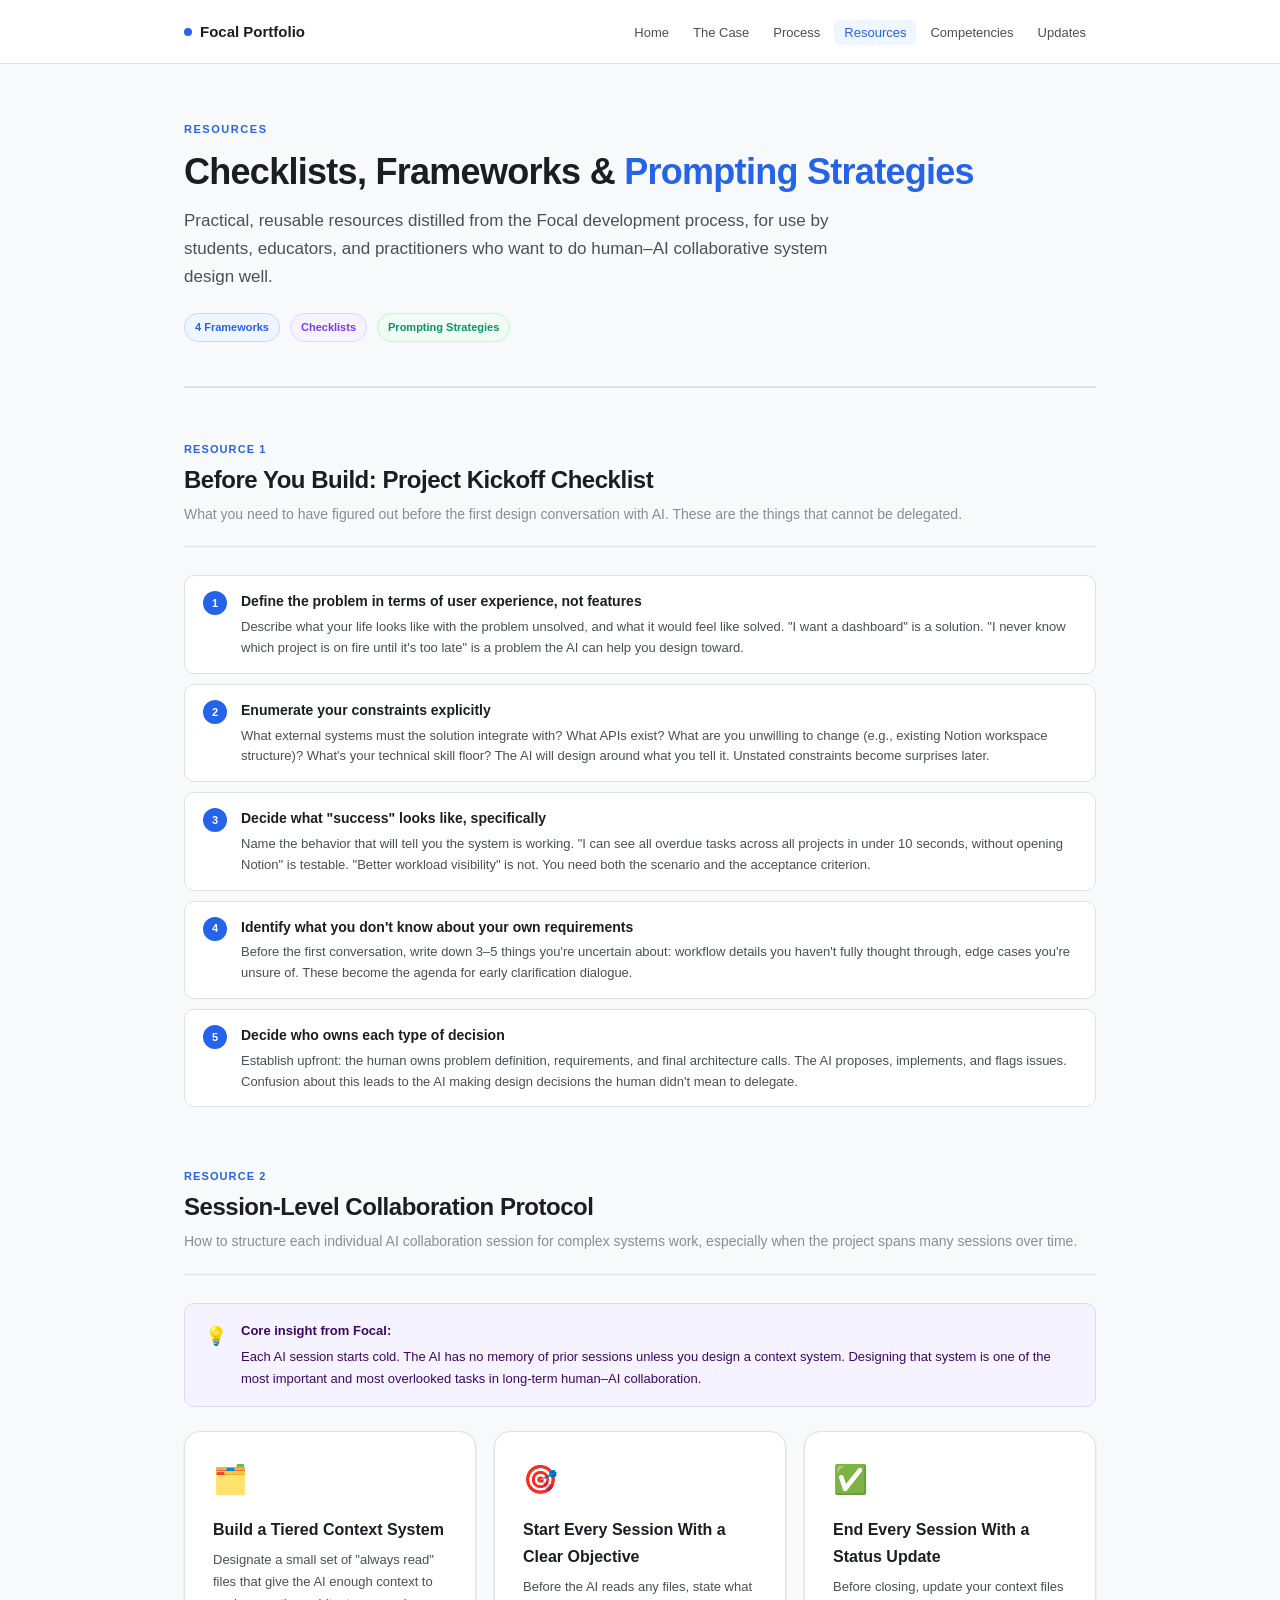
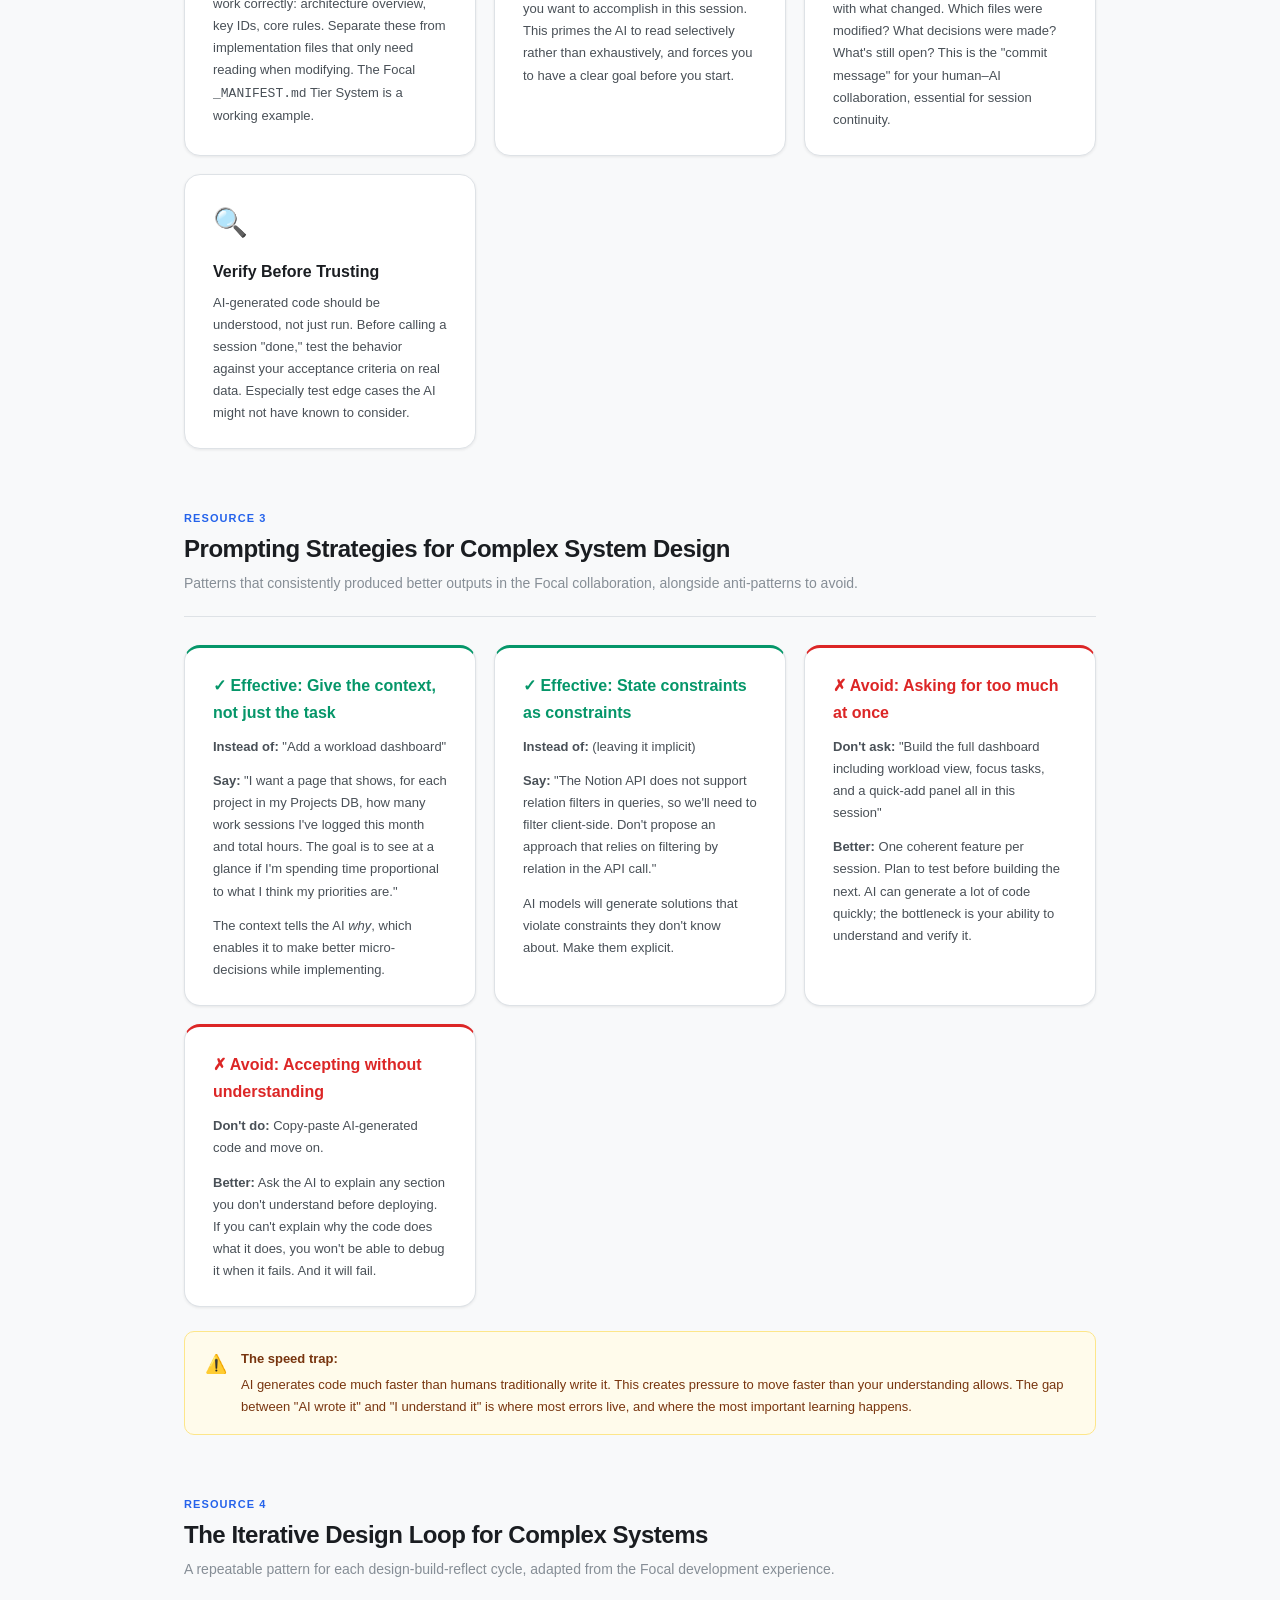
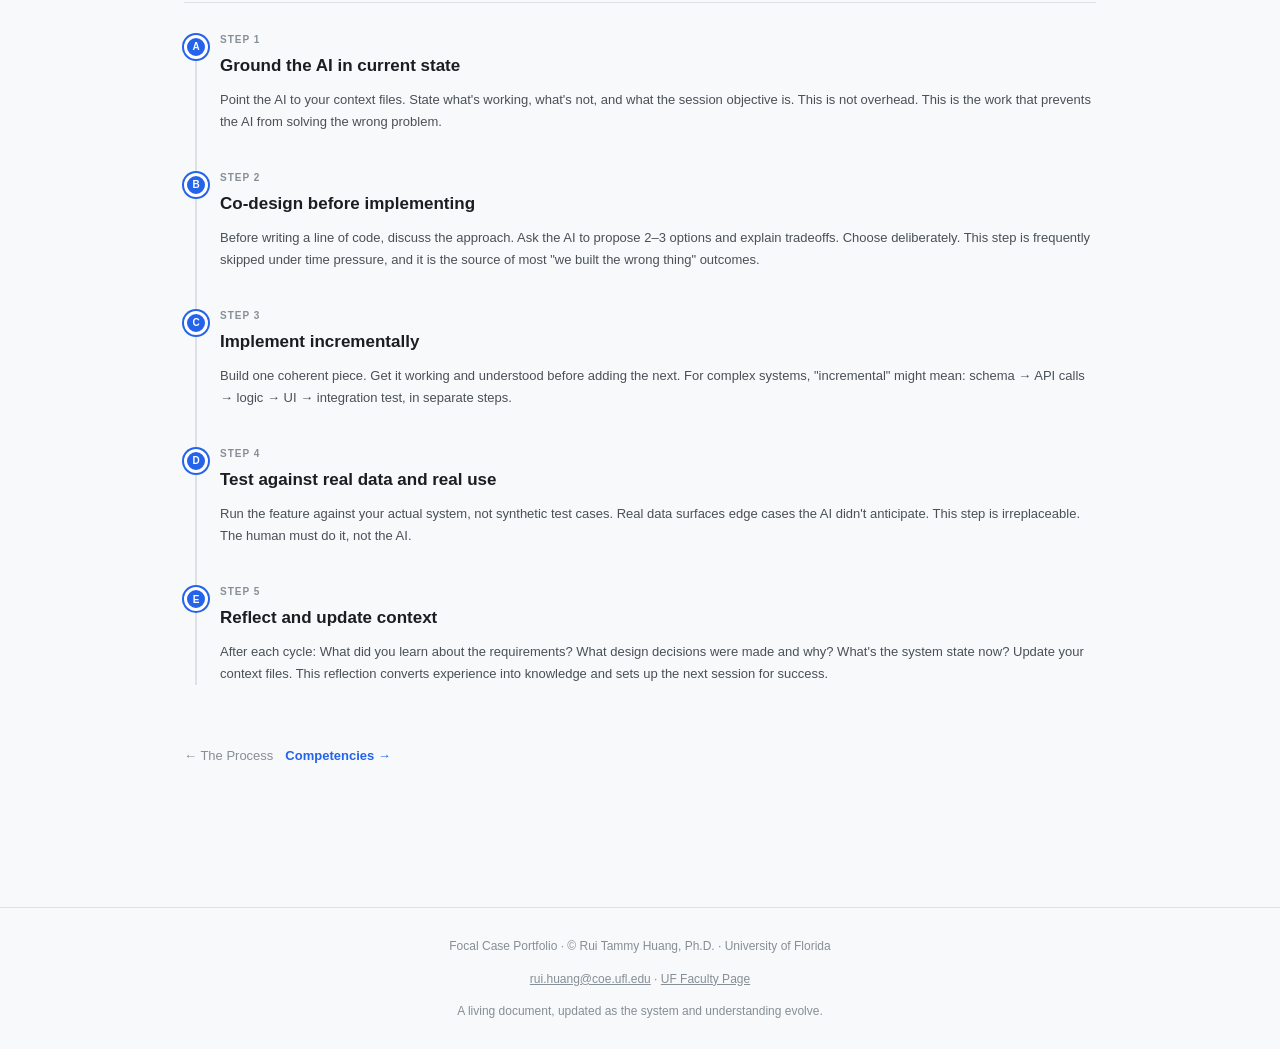
<file: resources.html>
<!DOCTYPE html>
<html lang="en">
<head>
  <meta charset="UTF-8">
  <meta name="viewport" content="width=device-width, initial-scale=1.0">
  <title>Resources | Focal Portfolio</title>
  <meta name="description" content="Checklists, frameworks, and prompting strategies for human–AI collaborative system design, distilled from the Focal development process.">
  <meta property="og:title" content="Human–AI System Design Resources: Checklists & Frameworks">
  <meta property="og:description" content="Practical checklists and frameworks for designing complex systems with AI, extracted from a real faculty PM system development case.">
  <link rel="stylesheet" href="css/style.css">
  <!-- Google tag (gtag.js) -->
  <script async src="https://www.googletagmanager.com/gtag/js?id=G-WJS4ENZQKG"></script>
  <script>
    window.dataLayer = window.dataLayer || [];
    function gtag(){dataLayer.push(arguments);}
    gtag('js', new Date());
    gtag('config', 'G-WJS4ENZQKG');
  </script>
</head>
<body>

<nav class="nav">
  <div class="nav-inner">
    <div class="nav-brand"><div class="nav-brand-dot"></div>Focal Portfolio</div>
    <ul class="nav-links">
      <li><a href="index.html">Home</a></li>
      <li><a href="case.html">The Case</a></li>
      <li><a href="process.html">Process</a></li>
      <li><a href="resources.html" class="active">Resources</a></li>
      <li><a href="competencies.html">Competencies</a></li>
      <!--
      <li><a href="lessons.html">Lessons</a></li>
      <li><a href="implications.html">Implications</a></li>
      -->
      <li><a href="updates.html">Updates</a></li>
    </ul>
    <button class="nav-toggle" aria-label="Menu">☰</button>
  </div>
</nav>

<main class="page">
  <header class="hero">
    <div class="hero-eyebrow">Resources</div>
    <h1>Checklists, Frameworks &amp; <em>Prompting Strategies</em></h1>
    <p class="hero-lead">Practical, reusable resources distilled from the Focal development process, for use by students, educators, and practitioners who want to do human–AI collaborative system design well.</p>
    <div class="hero-meta">
      <span class="badge badge-blue">4 Frameworks</span>
      <span class="badge badge-purple">Checklists</span>
      <span class="badge badge-green">Prompting Strategies</span>
    </div>
  </header>

  <!-- Framework 1: Project Kickoff -->
  <div class="section">
    <div class="section-header">
      <div class="section-label">Resource 1</div>
      <h2 class="section-title">Before You Build: Project Kickoff Checklist</h2>
      <p class="section-sub">What you need to have figured out before the first design conversation with AI. These are the things that cannot be delegated.</p>
    </div>
    <ul class="checklist">
      <li>
        <div class="check-num">1</div>
        <div class="check-body">
          <strong>Define the problem in terms of user experience, not features</strong>
          <p>Describe what your life looks like with the problem unsolved, and what it would feel like solved. "I want a dashboard" is a solution. "I never know which project is on fire until it's too late" is a problem the AI can help you design toward.</p>
        </div>
      </li>
      <li>
        <div class="check-num">2</div>
        <div class="check-body">
          <strong>Enumerate your constraints explicitly</strong>
          <p>What external systems must the solution integrate with? What APIs exist? What are you unwilling to change (e.g., existing Notion workspace structure)? What's your technical skill floor? The AI will design around what you tell it. Unstated constraints become surprises later.</p>
        </div>
      </li>
      <li>
        <div class="check-num">3</div>
        <div class="check-body">
          <strong>Decide what "success" looks like, specifically</strong>
          <p>Name the behavior that will tell you the system is working. "I can see all overdue tasks across all projects in under 10 seconds, without opening Notion" is testable. "Better workload visibility" is not. You need both the scenario and the acceptance criterion.</p>
        </div>
      </li>
      <li>
        <div class="check-num">4</div>
        <div class="check-body">
          <strong>Identify what you don't know about your own requirements</strong>
          <p>Before the first conversation, write down 3–5 things you're uncertain about: workflow details you haven't fully thought through, edge cases you're unsure of. These become the agenda for early clarification dialogue.</p>
        </div>
      </li>
      <li>
        <div class="check-num">5</div>
        <div class="check-body">
          <strong>Decide who owns each type of decision</strong>
          <p>Establish upfront: the human owns problem definition, requirements, and final architecture calls. The AI proposes, implements, and flags issues. Confusion about this leads to the AI making design decisions the human didn't mean to delegate.</p>
        </div>
      </li>
    </ul>
  </div>

  <!-- Framework 2: Session Protocol -->
  <div class="section">
    <div class="section-header">
      <div class="section-label">Resource 2</div>
      <h2 class="section-title">Session-Level Collaboration Protocol</h2>
      <p class="section-sub">How to structure each individual AI collaboration session for complex systems work, especially when the project spans many sessions over time.</p>
    </div>

    <div class="callout rule">
      <div class="callout-icon">💡</div>
      <div>
        <strong>Core insight from Focal:</strong> Each AI session starts cold. The AI has no memory of prior sessions unless you design a context system. Designing that system is one of the most important and most overlooked tasks in long-term human–AI collaboration.
      </div>
    </div>

    <div class="card-grid" style="margin-top:24px;">
      <div class="card">
        <div class="card-icon">🗂️</div>
        <div class="card-title">Build a Tiered Context System</div>
        <div class="card-body">Designate a small set of "always read" files that give the AI enough context to work correctly: architecture overview, key IDs, core rules. Separate these from implementation files that only need reading when modifying. The Focal <code>_MANIFEST.md</code> Tier System is a working example.</div>
      </div>
      <div class="card">
        <div class="card-icon">🎯</div>
        <div class="card-title">Start Every Session With a Clear Objective</div>
        <div class="card-body">Before the AI reads any files, state what you want to accomplish in this session. This primes the AI to read selectively rather than exhaustively, and forces you to have a clear goal before you start.</div>
      </div>
      <div class="card">
        <div class="card-icon">✅</div>
        <div class="card-title">End Every Session With a Status Update</div>
        <div class="card-body">Before closing, update your context files with what changed. Which files were modified? What decisions were made? What's still open? This is the "commit message" for your human–AI collaboration, essential for session continuity.</div>
      </div>
      <div class="card">
        <div class="card-icon">🔍</div>
        <div class="card-title">Verify Before Trusting</div>
        <div class="card-body">AI-generated code should be understood, not just run. Before calling a session "done," test the behavior against your acceptance criteria on real data. Especially test edge cases the AI might not have known to consider.</div>
      </div>
    </div>
  </div>

  <!-- Framework 3: Prompting -->
  <div class="section">
    <div class="section-header">
      <div class="section-label">Resource 3</div>
      <h2 class="section-title">Prompting Strategies for Complex System Design</h2>
      <p class="section-sub">Patterns that consistently produced better outputs in the Focal collaboration, alongside anti-patterns to avoid.</p>
    </div>

    <div class="card-grid">
      <div class="card" style="border-top: 3px solid var(--green);">
        <div class="card-title" style="color:var(--green);">✓ Effective: Give the context, not just the task</div>
        <div class="card-body" style="margin-top:10px;">
          <p><strong>Instead of:</strong> "Add a workload dashboard"</p>
          <p><strong>Say:</strong> "I want a page that shows, for each project in my Projects DB, how many work sessions I've logged this month and total hours. The goal is to see at a glance if I'm spending time proportional to what I think my priorities are."</p>
          <p>The context tells the AI <em>why</em>, which enables it to make better micro-decisions while implementing.</p>
        </div>
      </div>
      <div class="card" style="border-top: 3px solid var(--green);">
        <div class="card-title" style="color:var(--green);">✓ Effective: State constraints as constraints</div>
        <div class="card-body" style="margin-top:10px;">
          <p><strong>Instead of:</strong> (leaving it implicit)
          <p><strong>Say:</strong> "The Notion API does not support relation filters in queries, so we'll need to filter client-side. Don't propose an approach that relies on filtering by relation in the API call."</p>
          <p>AI models will generate solutions that violate constraints they don't know about. Make them explicit.</p>
        </div>
      </div>
      <div class="card" style="border-top: 3px solid var(--red);">
        <div class="card-title" style="color:var(--red);">✗ Avoid: Asking for too much at once</div>
        <div class="card-body" style="margin-top:10px;">
          <p><strong>Don't ask:</strong> "Build the full dashboard including workload view, focus tasks, and a quick-add panel all in this session"</p>
          <p><strong>Better:</strong> One coherent feature per session. Plan to test before building the next. AI can generate a lot of code quickly; the bottleneck is your ability to understand and verify it.</p>
        </div>
      </div>
      <div class="card" style="border-top: 3px solid var(--red);">
        <div class="card-title" style="color:var(--red);">✗ Avoid: Accepting without understanding</div>
        <div class="card-body" style="margin-top:10px;">
          <p><strong>Don't do:</strong> Copy-paste AI-generated code and move on.</p>
          <p><strong>Better:</strong> Ask the AI to explain any section you don't understand before deploying. If you can't explain why the code does what it does, you won't be able to debug it when it fails. And it will fail.</p>
        </div>
      </div>
    </div>

    <div class="callout warn" style="margin-top:24px;">
      <div class="callout-icon">⚠️</div>
      <div>
        <strong>The speed trap:</strong> AI generates code much faster than humans traditionally write it. This creates pressure to move faster than your understanding allows. The gap between "AI wrote it" and "I understand it" is where most errors live, and where the most important learning happens.
      </div>
    </div>
  </div>

  <!-- Framework 4: Iteration framework -->
  <div class="section">
    <div class="section-header">
      <div class="section-label">Resource 4</div>
      <h2 class="section-title">The Iterative Design Loop for Complex Systems</h2>
      <p class="section-sub">A repeatable pattern for each design-build-reflect cycle, adapted from the Focal development experience.</p>
    </div>

    <div class="timeline">
      <div class="tl-item">
        <div class="tl-dot">A</div>
        <div>
          <div class="tl-label">Step 1</div>
          <div class="tl-title">Ground the AI in current state</div>
          <div class="tl-body">Point the AI to your context files. State what's working, what's not, and what the session objective is. This is not overhead. This is the work that prevents the AI from solving the wrong problem.</div>
        </div>
      </div>
      <div class="tl-item">
        <div class="tl-dot">B</div>
        <div>
          <div class="tl-label">Step 2</div>
          <div class="tl-title">Co-design before implementing</div>
          <div class="tl-body">Before writing a line of code, discuss the approach. Ask the AI to propose 2–3 options and explain tradeoffs. Choose deliberately. This step is frequently skipped under time pressure, and it is the source of most "we built the wrong thing" outcomes.</div>
        </div>
      </div>
      <div class="tl-item">
        <div class="tl-dot">C</div>
        <div>
          <div class="tl-label">Step 3</div>
          <div class="tl-title">Implement incrementally</div>
          <div class="tl-body">Build one coherent piece. Get it working and understood before adding the next. For complex systems, "incremental" might mean: schema → API calls → logic → UI → integration test, in separate steps.</div>
        </div>
      </div>
      <div class="tl-item">
        <div class="tl-dot">D</div>
        <div>
          <div class="tl-label">Step 4</div>
          <div class="tl-title">Test against real data and real use</div>
          <div class="tl-body">Run the feature against your actual system, not synthetic test cases. Real data surfaces edge cases the AI didn't anticipate. This step is irreplaceable. The human must do it, not the AI.</div>
        </div>
      </div>
      <div class="tl-item">
        <div class="tl-dot">E</div>
        <div>
          <div class="tl-label">Step 5</div>
          <div class="tl-title">Reflect and update context</div>
          <div class="tl-body">After each cycle: What did you learn about the requirements? What design decisions were made and why? What's the system state now? Update your context files. This reflection converts experience into knowledge and sets up the next session for success.</div>
        </div>
      </div>
    </div>
  </div>

  <div style="display:flex; gap:12px; margin-top:8px;">
    <a href="process.html" style="font-size:13px; color:var(--muted);">← The Process</a>
    <a href="competencies.html" style="font-size:13px; font-weight:600;">Competencies →</a>
  </div>
</main>

<footer class="footer">
  <p>Focal Case Portfolio · &copy; Rui Tammy Huang, Ph.D. · University of Florida</p>
  <p style="margin-top:6px;"><a href="mailto:rui.huang@coe.ufl.edu">rui.huang@coe.ufl.edu</a> · <a href="https://education.ufl.edu/faculty/rui-tammy-huang/" target="_blank">UF Faculty Page</a></p>
  <p style="margin-top:6px;">A living document, updated as the system and understanding evolve.</p>
</footer>

<script src="js/main.js"></script>
</body>
</html>
</file>
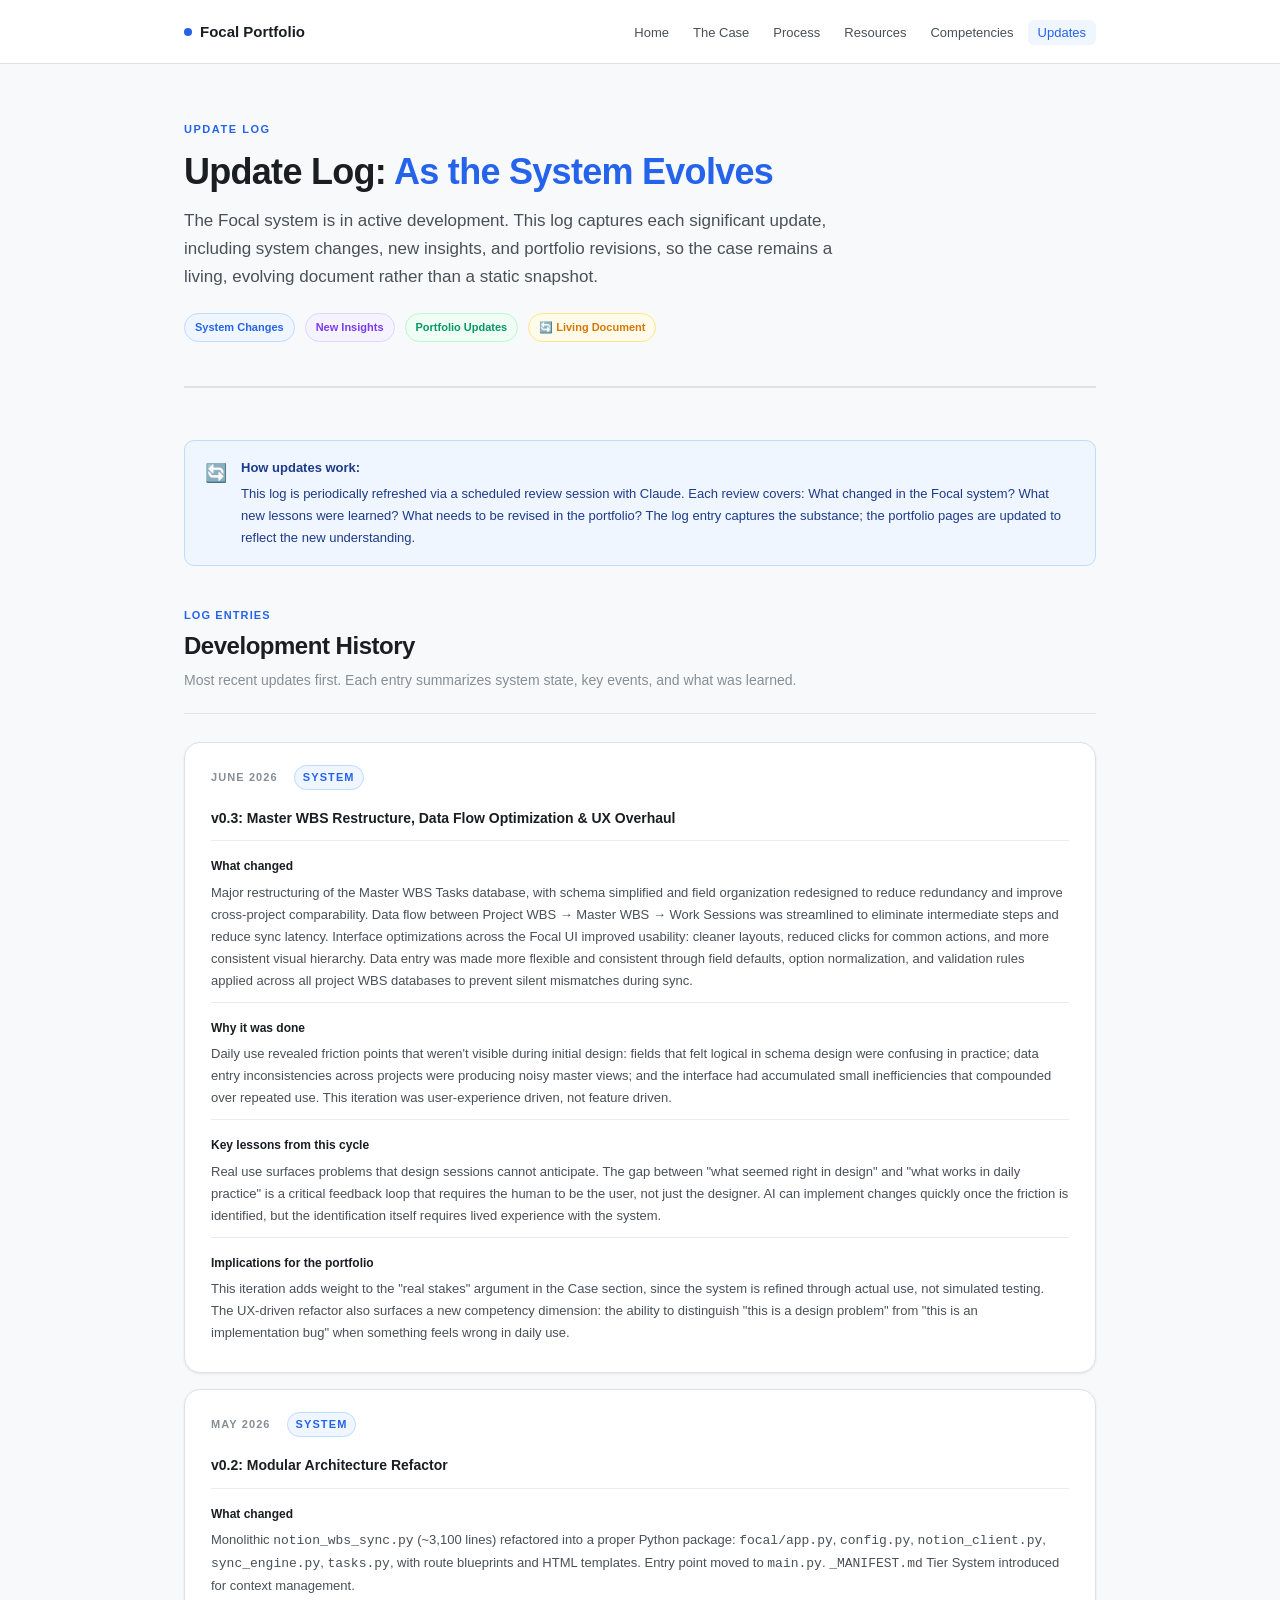
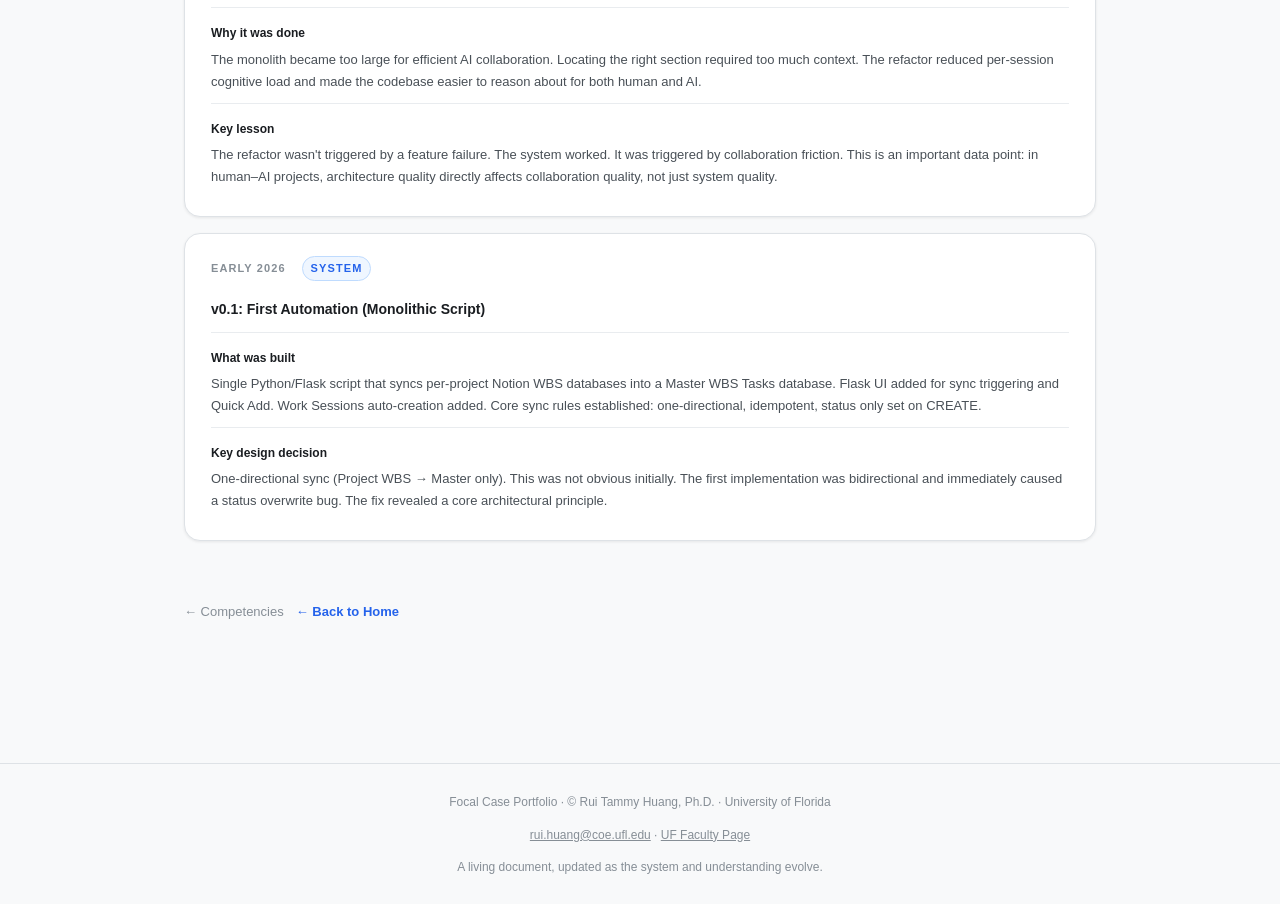
<file: updates.html>
<!DOCTYPE html>
<html lang="en">
<head>
  <meta charset="UTF-8">
  <meta name="viewport" content="width=device-width, initial-scale=1.0">
  <title>Update Log | Focal Portfolio</title>
  <meta name="description" content="Changelog as the Focal system evolves. Each update captures new insights, system changes, and revised lessons from the ongoing development.">
  <link rel="stylesheet" href="css/style.css">
  <style>
    .update-phase {
      font-size: 11px; font-weight: 700; text-transform: uppercase;
      letter-spacing: .1em; padding: 2px 8px; border-radius: 100px;
      display: inline-block; margin-left: 8px;
    }
    .phase-system  { background: var(--accent-light);  color: var(--accent);  border: 1px solid var(--accent-border); }
    .phase-insight { background: var(--purple-light);  color: var(--purple);  border: 1px solid #ddd6fe; }
    .phase-portfolio { background: var(--green-light); color: var(--green);   border: 1px solid #bbf7d0; }
    .update-section { margin-bottom: 6px; }
    .update-section strong { font-size: 12px; color: var(--text); }
    .update-section p { font-size: 13px; color: var(--text-secondary); margin-top: 3px; margin-bottom: 0; }
    .update-entry { padding: 22px 26px; }
    .update-header { display: flex; align-items: baseline; gap: 8px; margin-bottom: 14px; flex-wrap: wrap; }
    .update-divider { height: 1px; background: var(--border-light); margin: 10px 0; }
    .update-template {
      background: var(--surface2); border: 2px dashed var(--border);
      border-radius: var(--radius-lg); padding: 22px 26px; margin-bottom: 14px;
    }
    .template-label { font-size: 11px; font-weight: 700; color: var(--muted); text-transform: uppercase; letter-spacing: .1em; margin-bottom: 10px; }
    .template-field { background: white; border: 1px solid var(--border); border-radius: 6px; padding: 10px 14px; font-size: 13px; color: var(--muted); font-family: monospace; margin-bottom: 8px; }
  </style>
  <!-- Google tag (gtag.js) -->
  <script async src="https://www.googletagmanager.com/gtag/js?id=G-WJS4ENZQKG"></script>
  <script>
    window.dataLayer = window.dataLayer || [];
    function gtag(){dataLayer.push(arguments);}
    gtag('js', new Date());
    gtag('config', 'G-WJS4ENZQKG');
  </script>
</head>
<body>

<nav class="nav">
  <div class="nav-inner">
    <div class="nav-brand"><div class="nav-brand-dot"></div>Focal Portfolio</div>
    <ul class="nav-links">
      <li><a href="index.html">Home</a></li>
      <li><a href="case.html">The Case</a></li>
      <li><a href="process.html">Process</a></li>
      <li><a href="resources.html">Resources</a></li>
      <li><a href="competencies.html">Competencies</a></li>
      <!--
      <li><a href="lessons.html">Lessons</a></li>
      <li><a href="implications.html">Implications</a></li>
      -->
      <li><a href="updates.html" class="active">Updates</a></li>
    </ul>
    <button class="nav-toggle" aria-label="Menu">☰</button>
  </div>
</nav>

<main class="page">
  <header class="hero">
    <div class="hero-eyebrow">Update Log</div>
    <h1>Update Log: <em>As the System Evolves</em></h1>
    <p class="hero-lead">The Focal system is in active development. This log captures each significant update, including system changes, new insights, and portfolio revisions, so the case remains a living, evolving document rather than a static snapshot.</p>
    <div class="hero-meta">
      <span class="badge badge-blue">System Changes</span>
      <span class="badge badge-purple">New Insights</span>
      <span class="badge badge-green">Portfolio Updates</span>
      <span class="badge badge-amber">🔄 Living Document</span>
    </div>
  </header>

  <div class="callout tip" style="margin-bottom:40px;">
    <div class="callout-icon">🔄</div>
    <div>
      <strong>How updates work:</strong> This log is periodically refreshed via a scheduled review session with Claude. Each review covers: What changed in the Focal system? What new lessons were learned? What needs to be revised in the portfolio? The log entry captures the substance; the portfolio pages are updated to reflect the new understanding.
    </div>
  </div>

  <!-- Current entries -->
  <div class="section">
    <div class="section-header">
      <div class="section-label">Log Entries</div>
      <h2 class="section-title">Development History</h2>
      <p class="section-sub">Most recent updates first. Each entry summarizes system state, key events, and what was learned.</p>
    </div>

    <!-- Entry: v0.3 DB restructure -->
    <div class="card update-entry" style="margin-bottom:16px;">
      <div class="update-header">
        <div class="update-date">June 2026</div>
        <span class="update-phase phase-system">System</span>
      </div>
      <div class="update-version">v0.3: Master WBS Restructure, Data Flow Optimization &amp; UX Overhaul</div>
      <div class="update-divider"></div>
      <div class="update-section">
        <strong>What changed</strong>
        <p>Major restructuring of the Master WBS Tasks database, with schema simplified and field organization redesigned to reduce redundancy and improve cross-project comparability. Data flow between Project WBS → Master WBS → Work Sessions was streamlined to eliminate intermediate steps and reduce sync latency. Interface optimizations across the Focal UI improved usability: cleaner layouts, reduced clicks for common actions, and more consistent visual hierarchy. Data entry was made more flexible and consistent through field defaults, option normalization, and validation rules applied across all project WBS databases to prevent silent mismatches during sync.</p>
      </div>
      <div class="update-divider"></div>
      <div class="update-section">
        <strong>Why it was done</strong>
        <p>Daily use revealed friction points that weren't visible during initial design: fields that felt logical in schema design were confusing in practice; data entry inconsistencies across projects were producing noisy master views; and the interface had accumulated small inefficiencies that compounded over repeated use. This iteration was user-experience driven, not feature driven.</p>
      </div>
      <div class="update-divider"></div>
      <div class="update-section">
        <strong>Key lessons from this cycle</strong>
        <p>Real use surfaces problems that design sessions cannot anticipate. The gap between "what seemed right in design" and "what works in daily practice" is a critical feedback loop that requires the human to be the user, not just the designer. AI can implement changes quickly once the friction is identified, but the identification itself requires lived experience with the system.</p>
      </div>
      <div class="update-divider"></div>
      <div class="update-section">
        <strong>Implications for the portfolio</strong>
        <p>This iteration adds weight to the "real stakes" argument in the Case section, since the system is refined through actual use, not simulated testing. The UX-driven refactor also surfaces a new competency dimension: the ability to distinguish "this is a design problem" from "this is an implementation bug" when something feels wrong in daily use.</p>
      </div>
    </div>

    <!-- Entry: v0.2 architecture -->
    <div class="card update-entry" style="margin-bottom:16px; opacity: 0.9;">
      <div class="update-header">
        <div class="update-date">May 2026</div>
        <span class="update-phase phase-system">System</span>
      </div>
      <div class="update-version">v0.2: Modular Architecture Refactor</div>
      <div class="update-divider"></div>
      <div class="update-section">
        <strong>What changed</strong>
        <p>Monolithic <code>notion_wbs_sync.py</code> (~3,100 lines) refactored into a proper Python package: <code>focal/app.py</code>, <code>config.py</code>, <code>notion_client.py</code>, <code>sync_engine.py</code>, <code>tasks.py</code>, with route blueprints and HTML templates. Entry point moved to <code>main.py</code>. <code>_MANIFEST.md</code> Tier System introduced for context management.</p>
      </div>
      <div class="update-divider"></div>
      <div class="update-section">
        <strong>Why it was done</strong>
        <p>The monolith became too large for efficient AI collaboration. Locating the right section required too much context. The refactor reduced per-session cognitive load and made the codebase easier to reason about for both human and AI.</p>
      </div>
      <div class="update-divider"></div>
      <div class="update-section">
        <strong>Key lesson</strong>
        <p>The refactor wasn't triggered by a feature failure. The system worked. It was triggered by collaboration friction. This is an important data point: in human–AI projects, architecture quality directly affects collaboration quality, not just system quality.</p>
      </div>
    </div>

    <!-- Entry: v0.1 -->
    <div class="card update-entry" style="margin-bottom:16px; opacity: 0.85;">
      <div class="update-header">
        <div class="update-date">Early 2026</div>
        <span class="update-phase phase-system">System</span>
      </div>
      <div class="update-version">v0.1: First Automation (Monolithic Script)</div>
      <div class="update-divider"></div>
      <div class="update-section">
        <strong>What was built</strong>
        <p>Single Python/Flask script that syncs per-project Notion WBS databases into a Master WBS Tasks database. Flask UI added for sync triggering and Quick Add. Work Sessions auto-creation added. Core sync rules established: one-directional, idempotent, status only set on CREATE.</p>
      </div>
      <div class="update-divider"></div>
      <div class="update-section">
        <strong>Key design decision</strong>
        <p>One-directional sync (Project WBS → Master only). This was not obvious initially. The first implementation was bidirectional and immediately caused a status overwrite bug. The fix revealed a core architectural principle.</p>
      </div>
    </div>
  </div>

  <!-- Update template (hidden from public)
  <div class="section">
    <div class="section-header">
      <div class="section-label">Update Process</div>
      <h2 class="section-title">How to Add a New Update</h2>
      <p class="section-sub">Template for periodic portfolio update sessions, run with Claude to keep the portfolio current as the system evolves.</p>
    </div>

    <div class="callout warn" style="margin-bottom:20px;">
      <div class="callout-icon">📅</div>
      <div>
        <strong>Scheduled review cadence:</strong> Monthly portfolio update sessions are scheduled. Each session uses the template below to capture what changed, what was learned, and what needs to be revised in the portfolio pages. The update log entry is added first, then the relevant pages are updated to reflect new understanding.
      </div>
    </div>

    <div class="update-template">
      <div class="template-label">Portfolio Update Template: Use in Claude session</div>
      <div class="template-field">Date: [Month Year]</div>
      <div class="template-field">System state: [What features exist, what projects are tracked, what's stable vs. in flux]</div>
      <div class="template-field">What changed since last update: [System changes, new features, architectural decisions]</div>
      <div class="template-field">New lessons learned: [What worked, what didn't, what was surprising]</div>
      <div class="template-field">Competency analysis updates: [Any new observations about skills demonstrated or gaps revealed]</div>
      <div class="template-field">Portfolio pages to update: [Which sections need revision and why]</div>
      <div class="template-field">Research questions generated: [New questions surfaced by this development cycle]</div>
      <div class="template-field">What's open / next: [Active development threads, upcoming decisions]</div>
    </div>

    <div class="callout success">
      <div class="callout-icon">✅</div>
      <div>
        <strong>To run an update session:</strong> Open a new Claude Cowork session, reference this portfolio, and say: "Let's do a monthly portfolio update. Use the update template to review what's changed in the Focal system and update the relevant portfolio pages." Claude will guide you through the template and make the necessary changes.
      </div>
    </div>
  </div>
  -->

  <div style="display:flex; gap:12px; margin-top:8px;">
    <a href="competencies.html" style="font-size:13px; color:var(--muted);">← Competencies</a>
    <a href="index.html" style="font-size:13px; font-weight:600;">← Back to Home</a>
  </div>
</main>

<footer class="footer">
  <p>Focal Case Portfolio · &copy; Rui Tammy Huang, Ph.D. · University of Florida</p>
  <p style="margin-top:6px;"><a href="mailto:rui.huang@coe.ufl.edu">rui.huang@coe.ufl.edu</a> · <a href="https://education.ufl.edu/faculty/rui-tammy-huang/" target="_blank">UF Faculty Page</a></p>
  <p style="margin-top:6px;">A living document, updated as the system and understanding evolve.</p>
</footer>

<script src="js/main.js"></script>
</body>
</html>
</file>
<file: css/style.css>
/* ===================================================================
   Focal Case Portfolio — Shared Stylesheet
   Human-AI Collaborative System Design: A Faculty Case Study
   =================================================================== */

:root {
  --bg: #f8f9fa;
  --surface: #ffffff;
  --surface2: #f1f3f5;
  --border: #dee2e6;
  --border-light: #e9ecef;
  --accent: #2563eb;
  --accent-light: #eff6ff;
  --accent-border: #bfdbfe;
  --purple: #7c3aed;
  --purple-light: #f5f3ff;
  --green: #059669;
  --green-light: #f0fdf4;
  --amber: #d97706;
  --amber-light: #fffbeb;
  --red: #dc2626;
  --red-light: #fff1f2;
  --text: #1a1d21;
  --text-secondary: #495057;
  --muted: #868e96;
  --muted-light: #adb5bd;
  --nav-h: 64px;
  --max-w: 960px;
  --radius: 10px;
  --radius-lg: 16px;
  --shadow-sm: 0 1px 3px rgba(0,0,0,.08);
  --shadow: 0 4px 16px rgba(0,0,0,.08);
  --transition: .18s ease;
}

/* ── Reset & Base ── */
*, *::before, *::after { box-sizing: border-box; margin: 0; padding: 0; }

html { scroll-behavior: smooth; font-size: 16px; }

body {
  font-family: -apple-system, BlinkMacSystemFont, 'Segoe UI', 'Inter', sans-serif;
  background: var(--bg);
  color: var(--text);
  line-height: 1.7;
  padding-top: var(--nav-h);
}

a { color: var(--accent); text-decoration: none; transition: opacity var(--transition); }
a:hover { opacity: .8; }

img { max-width: 100%; display: block; }

/* ── Navigation ── */
.nav {
  position: fixed; top: 0; left: 0; right: 0; z-index: 100;
  height: var(--nav-h);
  background: rgba(255,255,255,.94);
  backdrop-filter: blur(12px);
  border-bottom: 1px solid var(--border);
  display: flex; align-items: center;
}

.nav-inner {
  width: 100%; max-width: var(--max-w);
  margin: 0 auto; padding: 0 24px;
  display: flex; align-items: center; justify-content: space-between;
  gap: 20px;
}

.nav-brand {
  font-size: 15px; font-weight: 800; color: var(--text);
  display: flex; align-items: center; gap: 8px;
  white-space: nowrap;
}
.nav-brand-dot {
  width: 8px; height: 8px; border-radius: 50%;
  background: var(--accent); flex-shrink: 0;
}

.nav-links {
  display: flex; align-items: center; gap: 4px;
  list-style: none; flex-wrap: wrap;
}
.nav-links a {
  font-size: 13px; font-weight: 500; color: var(--text-secondary);
  padding: 5px 10px; border-radius: 6px;
  transition: background var(--transition), color var(--transition);
}
.nav-links a:hover, .nav-links a.active {
  background: var(--accent-light); color: var(--accent); opacity: 1;
}

.nav-toggle {
  display: none; background: none; border: none; cursor: pointer;
  padding: 6px; color: var(--text);
}

/* ── Page wrapper ── */
.page { max-width: var(--max-w); margin: 0 auto; padding: 0 24px 80px; }

/* ── Hero (used on most pages) ── */
.hero {
  padding: 56px 0 44px;
  border-bottom: 2px solid var(--border);
  margin-bottom: 52px;
}
.hero-eyebrow {
  font-size: 11px; font-weight: 700; letter-spacing: .14em;
  text-transform: uppercase; color: var(--accent); margin-bottom: 12px;
}
.hero h1 {
  font-size: 36px; font-weight: 800; line-height: 1.18;
  letter-spacing: -.02em; margin-bottom: 14px;
}
.hero h1 em { font-style: normal; color: var(--accent); }
.hero-lead {
  font-size: 17px; color: var(--text-secondary);
  max-width: 680px; line-height: 1.65; margin-bottom: 22px;
}
.hero-meta {
  display: flex; gap: 10px; flex-wrap: wrap; align-items: center;
}

/* ── Badges ── */
.badge {
  display: inline-flex; align-items: center; gap: 5px;
  font-size: 11px; font-weight: 600; padding: 4px 10px;
  border-radius: 100px; white-space: nowrap;
}
.badge-blue   { background: var(--accent-light);  color: var(--accent); border: 1px solid var(--accent-border); }
.badge-purple { background: var(--purple-light);   color: var(--purple); border: 1px solid #ddd6fe; }
.badge-green  { background: var(--green-light);    color: var(--green);  border: 1px solid #bbf7d0; }
.badge-amber  { background: var(--amber-light);    color: var(--amber);  border: 1px solid #fde68a; }
.badge-gray   { background: var(--surface2);       color: var(--muted);  border: 1px solid var(--border); }

/* ── Section ── */
.section { margin-bottom: 60px; }
.section-header { margin-bottom: 28px; }
.section-label {
  font-size: 11px; font-weight: 700; color: var(--accent);
  text-transform: uppercase; letter-spacing: .1em; margin-bottom: 6px;
}
.section-title {
  font-size: 24px; font-weight: 800; letter-spacing: -.02em;
  margin-bottom: 8px; line-height: 1.25;
}
.section-sub {
  font-size: 14px; color: var(--muted);
  padding-bottom: 20px; border-bottom: 1px solid var(--border);
}

/* ── Cards ── */
.card {
  background: var(--surface);
  border: 1px solid var(--border);
  border-radius: var(--radius-lg);
  padding: 24px 28px;
  box-shadow: var(--shadow-sm);
  transition: box-shadow var(--transition), border-color var(--transition);
}
.card:hover { box-shadow: var(--shadow); border-color: var(--accent-border); }

.card-grid {
  display: grid;
  grid-template-columns: repeat(auto-fill, minmax(280px, 1fr));
  gap: 18px;
}
.card-grid-2 { grid-template-columns: repeat(2, 1fr); }
.card-grid-3 { grid-template-columns: repeat(3, 1fr); }

.card-icon { font-size: 28px; margin-bottom: 12px; }
.card-title { font-size: 16px; font-weight: 700; margin-bottom: 6px; }
.card-body { font-size: 13px; color: var(--text-secondary); line-height: 1.7; }
.card-body p + p { margin-top: 6px; }

/* ── Timeline ── */
.timeline { position: relative; padding-left: 36px; }
.timeline::before {
  content: ''; position: absolute; left: 11px; top: 6px; bottom: 0;
  width: 2px; background: var(--border);
}
.tl-item { position: relative; margin-bottom: 36px; }
.tl-dot {
  position: absolute; left: -36px; top: 4px;
  width: 24px; height: 24px; border-radius: 50%;
  background: var(--accent); border: 3px solid var(--surface);
  box-shadow: 0 0 0 2px var(--accent);
  display: flex; align-items: center; justify-content: center;
  font-size: 10px; font-weight: 700; color: white;
}
.tl-label {
  font-size: 10px; font-weight: 700; text-transform: uppercase;
  letter-spacing: .1em; color: var(--muted); margin-bottom: 4px;
}
.tl-title { font-size: 17px; font-weight: 700; margin-bottom: 8px; }
.tl-body { font-size: 13px; color: var(--text-secondary); line-height: 1.7; }
.tl-body + .tl-box { margin-top: 12px; }
.tl-box {
  background: var(--surface2); border: 1px solid var(--border);
  border-radius: 8px; padding: 12px 16px;
  font-size: 12px; color: var(--text-secondary);
}
.tl-box strong { color: var(--text); display: block; margin-bottom: 4px; }

/* ── Callout boxes ── */
.callout {
  display: flex; gap: 14px; align-items: flex-start;
  padding: 16px 20px; border-radius: var(--radius);
  margin: 20px 0; font-size: 13px; line-height: 1.7;
}
.callout-icon { font-size: 18px; flex-shrink: 0; margin-top: 1px; }
.callout strong { display: block; font-weight: 700; margin-bottom: 4px; font-size: 13px; }
.callout.tip    { background: var(--accent-light);  border: 1px solid var(--accent-border); color: #1e3a8a; }
.callout.warn   { background: var(--amber-light);   border: 1px solid #fde68a;              color: #78350f; }
.callout.success{ background: var(--green-light);   border: 1px solid #bbf7d0;              color: #14532d; }
.callout.rule   { background: var(--purple-light);  border: 1px solid #ddd6fe;              color: #3b0764; }

/* ── Checklist ── */
.checklist { list-style: none; display: flex; flex-direction: column; gap: 10px; }
.checklist li {
  display: flex; gap: 14px; padding: 14px 18px;
  background: var(--surface); border: 1px solid var(--border);
  border-radius: var(--radius);
}
.check-num {
  min-width: 24px; width: 24px; height: 24px; border-radius: 50%;
  background: var(--accent); color: white;
  display: flex; align-items: center; justify-content: center;
  font-size: 11px; font-weight: 700; flex-shrink: 0; margin-top: 1px;
}
.check-body strong { font-size: 14px; display: block; margin-bottom: 3px; }
.check-body p { font-size: 13px; color: var(--text-secondary); line-height: 1.6; }

/* ── Compare columns ── */
.compare {
  display: grid; grid-template-columns: 1fr 1fr; gap: 16px; margin: 20px 0;
}
.compare-col { padding: 18px 20px; border-radius: var(--radius); }
.compare-col.before { background: #fff1f2; border: 1px solid #fecdd3; }
.compare-col.after  { background: var(--green-light); border: 1px solid #bbf7d0; }
.compare-label {
  font-size: 10px; font-weight: 700; text-transform: uppercase;
  letter-spacing: .1em; margin-bottom: 10px;
}
.compare-col.before .compare-label { color: var(--red); }
.compare-col.after  .compare-label { color: var(--green); }
.compare-col ul { margin-left: 16px; font-size: 13px; }
.compare-col li { margin-bottom: 6px; line-height: 1.55; }

/* ── Stat strip ── */
.stats {
  display: grid;
  grid-template-columns: repeat(auto-fit, minmax(140px, 1fr));
  gap: 16px; margin: 28px 0;
}
.stat {
  background: var(--surface); border: 1px solid var(--border);
  border-radius: var(--radius); padding: 18px 20px;
  text-align: center;
}
.stat-num {
  font-size: 32px; font-weight: 800; letter-spacing: -.03em;
  color: var(--accent); line-height: 1;
}
.stat-label { font-size: 12px; color: var(--muted); margin-top: 6px; line-height: 1.4; }

/* ── Nav cards (home page links) ── */
.nav-cards { display: grid; grid-template-columns: repeat(auto-fill, minmax(220px, 1fr)); gap: 14px; }
.nav-card {
  background: var(--surface); border: 1px solid var(--border);
  border-radius: var(--radius-lg); padding: 20px 22px;
  transition: all var(--transition); cursor: pointer;
  display: flex; flex-direction: column; gap: 8px;
  text-decoration: none; color: inherit;
}
.nav-card:hover {
  border-color: var(--accent); box-shadow: var(--shadow);
  transform: translateY(-2px); opacity: 1;
}
.nav-card-icon { font-size: 26px; }
.nav-card-title { font-size: 14px; font-weight: 700; }
.nav-card-sub { font-size: 12px; color: var(--muted); line-height: 1.5; }

/* ── Table ── */
.data-table {
  width: 100%; border-collapse: collapse;
  font-size: 13px; background: var(--surface);
  border: 1px solid var(--border); border-radius: var(--radius);
  overflow: hidden;
}
.data-table th {
  background: var(--surface2); font-weight: 700;
  padding: 10px 14px; text-align: left;
  border-bottom: 1px solid var(--border); font-size: 12px;
  color: var(--text-secondary); text-transform: uppercase; letter-spacing: .06em;
}
.data-table td {
  padding: 10px 14px; border-bottom: 1px solid var(--border-light);
  vertical-align: top; line-height: 1.55;
}
.data-table tr:last-child td { border-bottom: none; }
.data-table tr:hover td { background: var(--bg); }

/* ── Tag pills ── */
.tags { display: flex; flex-wrap: wrap; gap: 6px; }
.tag {
  font-size: 11px; font-weight: 600; padding: 3px 9px;
  border-radius: 6px; border: 1px solid var(--border);
  background: var(--surface2); color: var(--text-secondary);
}

/* ── Update log entries ── */
.update-entry {
  background: var(--surface); border: 1px solid var(--border);
  border-radius: var(--radius-lg); padding: 20px 24px; margin-bottom: 14px;
}
.update-date {
  font-size: 11px; font-weight: 700; color: var(--muted);
  text-transform: uppercase; letter-spacing: .1em; margin-bottom: 6px;
}
.update-version {
  font-size: 14px; font-weight: 700; margin-bottom: 4px;
}
.update-body { font-size: 13px; color: var(--text-secondary); line-height: 1.7; }

/* ── Footer ── */
.footer {
  text-align: center; color: var(--muted); font-size: 12px;
  margin-top: 60px; padding: 28px 24px;
  border-top: 1px solid var(--border);
}
.footer a { color: var(--muted); text-decoration: underline; }
.footer a:hover { color: var(--accent); opacity: 1; }

/* ── Utilities ── */
.mt-4  { margin-top: 16px; }
.mt-6  { margin-top: 24px; }
.mt-8  { margin-top: 32px; }
.mb-4  { margin-bottom: 16px; }
.mb-6  { margin-bottom: 24px; }
.flex  { display: flex; }
.gap-2 { gap: 8px; }
.gap-3 { gap: 12px; }
.items-center { align-items: center; }
.text-sm { font-size: 13px; }
.text-xs { font-size: 11px; }
.text-muted { color: var(--muted); }
.font-bold { font-weight: 700; }
.text-center { text-align: center; }

p { margin-bottom: 12px; }
p:last-child { margin-bottom: 0; }

/* ── Mobile ── */
@media (max-width: 720px) {
  .hero h1 { font-size: 26px; }
  .hero-lead { font-size: 15px; }
  .card-grid-2, .card-grid-3 { grid-template-columns: 1fr; }
  .compare { grid-template-columns: 1fr; }
  .nav-links { display: none; }
  .nav-toggle { display: flex; }
  .nav-links.open {
    display: flex; flex-direction: column;
    position: fixed; top: var(--nav-h); left: 0; right: 0;
    background: white; border-bottom: 1px solid var(--border);
    padding: 12px 20px; gap: 4px; z-index: 99;
  }
}
</file>
